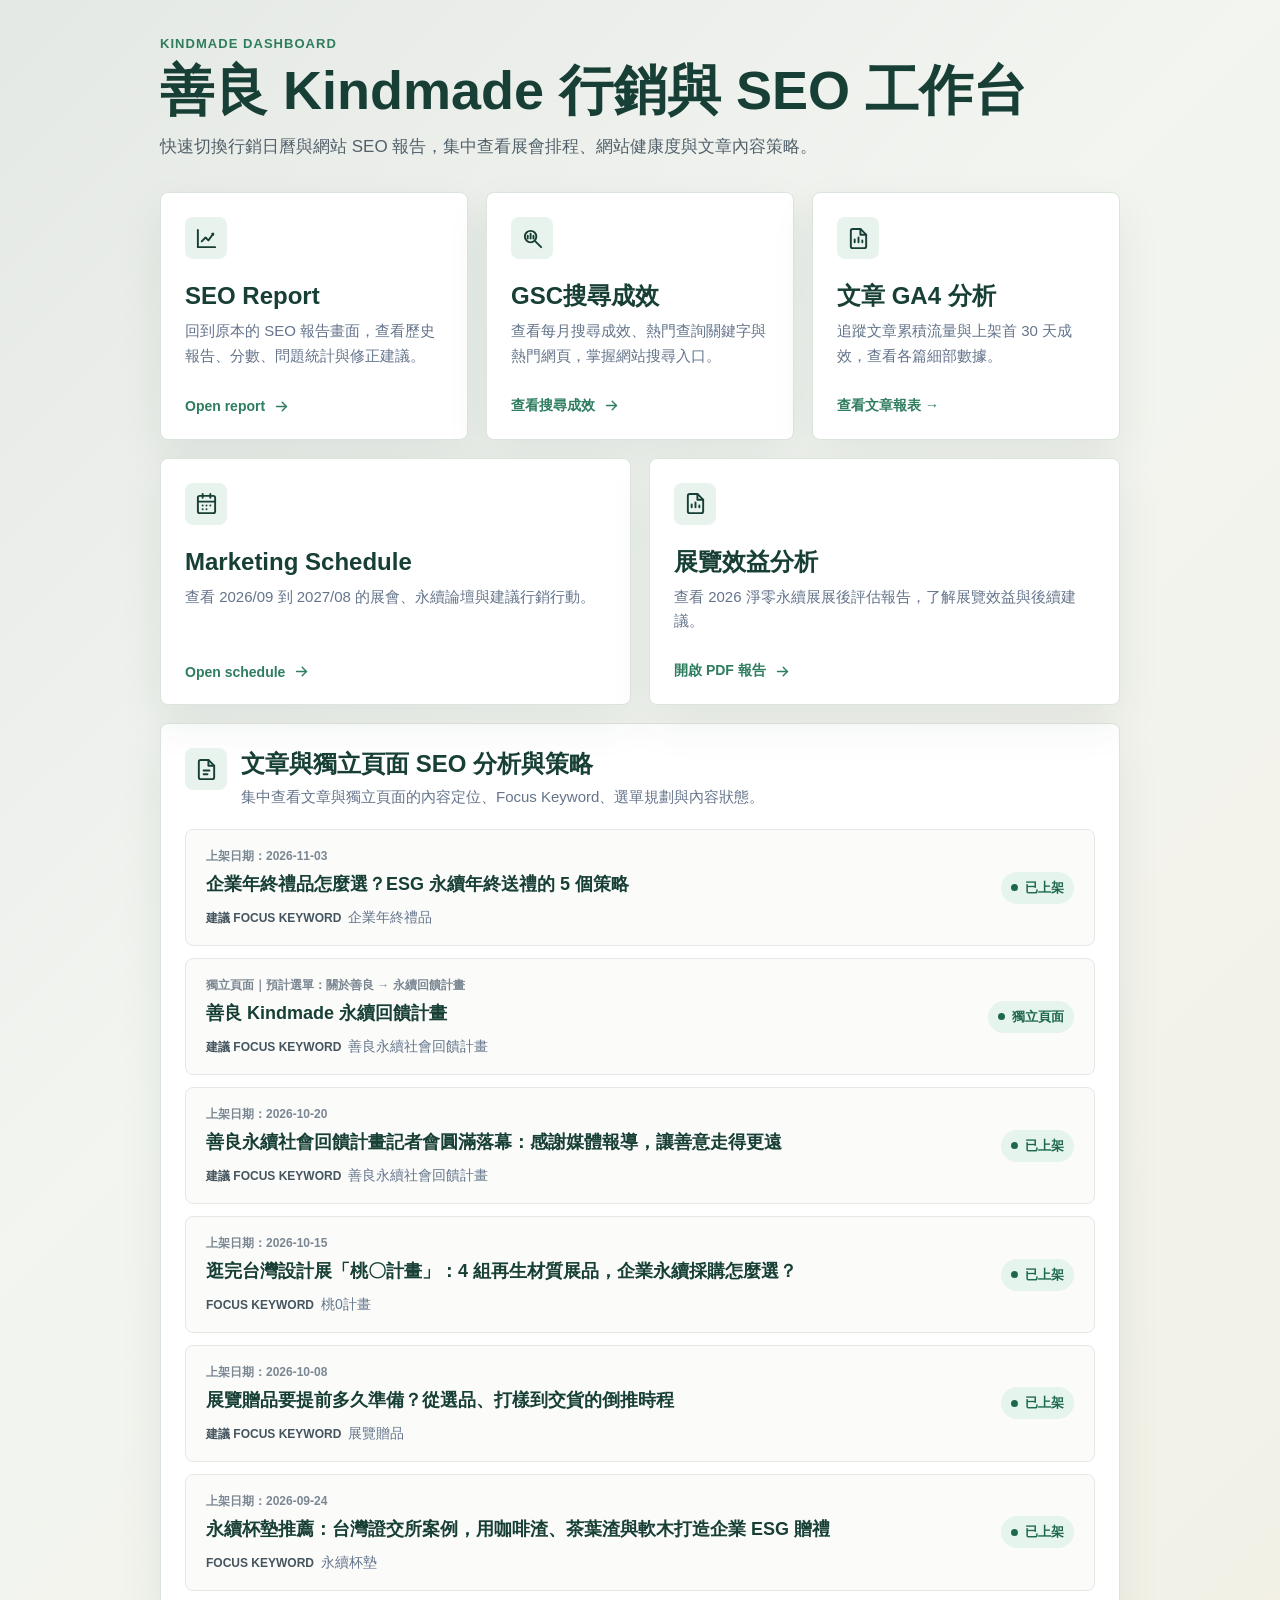
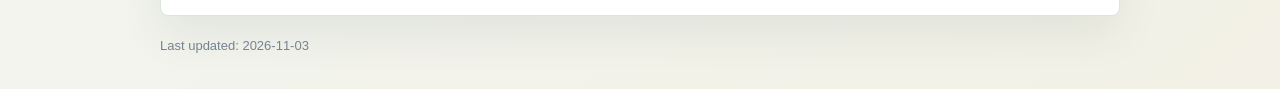
<file: docs/index.html>
<!doctype html>
<html lang="zh-Hant">
<head>
<meta charset="utf-8">
<meta name="viewport" content="width=device-width, initial-scale=1">
<title>Kindmade Dashboard</title>


<style>
:root{
  --green:#173f35;
  --green-2:#2f7d5f;
  --paper:#f6f7f3;
  --line:#dce5dc;
  --text:#1f2933;
  --muted:#64748b;
  --white:#fff;
}
*{box-sizing:border-box}
body{
  margin:0;
  min-height:100vh;
  font-family:-apple-system,BlinkMacSystemFont,"Segoe UI","Noto Sans TC",Arial,sans-serif;
  color:var(--text);
  background:
    linear-gradient(135deg,rgba(23,63,53,.08),rgba(47,125,95,.02) 42%,rgba(240,235,218,.52)),
    var(--paper);
}
.page{
  min-height:100vh;
  display:grid;
  place-items:center;
  padding:36px 20px;
}
.shell{
  width:min(960px,100%);
}
header{
  margin-bottom:28px;
}
.eyebrow{
  color:var(--green-2);
  font-size:13px;
  font-weight:700;
  letter-spacing:.08em;
  text-transform:uppercase;
  margin-bottom:10px;
}
h1{
  color:var(--green);
  font-size:clamp(30px,5vw,54px);
  line-height:1.08;
  margin:0 0 14px;
  letter-spacing:0;
}
.intro{
  max-width:680px;
  margin:0;
  color:#52616b;
  font-size:17px;
  line-height:1.7;
}
.nav-grid{
  display:grid;
  grid-template-columns:repeat(2,minmax(0,1fr));
  gap:18px;
  margin-top:30px;
}
.nav-card{
  display:flex;
  flex-direction:column;
  justify-content:space-between;
  min-height:210px;
  padding:24px;
  color:inherit;
  text-decoration:none;
  background:var(--white);
  border:1px solid var(--line);
  border-radius:8px;
  box-shadow:0 18px 44px rgba(23,63,53,.08);
  transition:transform .18s ease,border-color .18s ease,box-shadow .18s ease;
}
.nav-card:hover,
.nav-card:focus-visible{
  transform:translateY(-3px);
  border-color:var(--green-2);
  box-shadow:0 22px 54px rgba(23,63,53,.14);
  outline:none;
}
.icon{
  width:42px;
  height:42px;
  display:grid;
  place-items:center;
  color:var(--green);
  background:#e8f3ed;
  border-radius:8px;
  margin-bottom:22px;
}
.icon svg{
  width:23px;
  height:23px;
  stroke:currentColor;
  stroke-width:2;
  fill:none;
  stroke-linecap:round;
  stroke-linejoin:round;
}
.nav-title{
  margin:0 0 8px;
  color:var(--green);
  font-size:24px;
  line-height:1.25;
}
.nav-copy{
  margin:0;
  color:var(--muted);
  line-height:1.65;
  font-size:15px;
}
.article-panel{
  margin-top:18px;
  padding:24px;
  background:var(--white);
  border:1px solid var(--line);
  border-radius:8px;
  box-shadow:0 18px 44px rgba(23,63,53,.08);
}
.article-panel-head{
  display:flex;
  align-items:flex-start;
  gap:14px;
  margin-bottom:20px;
}
.article-panel-head .icon{
  flex:0 0 auto;
  margin:0;
}
.section-title{
  margin:0 0 6px;
  color:var(--green);
  font-size:24px;
  line-height:1.3;
}
.section-copy{
  margin:0;
  color:var(--muted);
  font-size:15px;
  line-height:1.6;
}
.article-list{
  display:grid;
  gap:12px;
}
.article-card{
  width:100%;
  display:grid;
  grid-template-columns:minmax(0,1fr) auto;
  align-items:center;
  gap:24px;
  padding:18px 20px;
  background:#fbfcfa;
  border:1px solid #e3e9e3;
  border-radius:8px;
  color:inherit;
  text-decoration:none;
  transition:border-color .18s ease,transform .18s ease,box-shadow .18s ease;
}
.article-card:hover,
.article-card:focus-visible{
  transform:translateY(-2px);
  border-color:var(--green-2);
  box-shadow:0 12px 28px rgba(23,63,53,.09);
  outline:none;
}
.article-content{
  min-width:0;
}
.publish-date{
  margin-bottom:6px;
  color:#7a8792;
  font-size:12px;
  font-weight:700;
}
.article-title{
  margin:0;
  color:var(--green);
  font-size:18px;
  line-height:1.55;
  overflow-wrap:anywhere;
}
.article-title a{
  color:inherit;
  text-decoration:none;
}
.article-title a:hover,
.article-title a:focus-visible{
  color:var(--green-2);
  text-decoration:underline;
  text-underline-offset:3px;
}
.keyword{
  display:flex;
  flex-wrap:wrap;
  align-items:baseline;
  gap:7px;
  margin-top:10px;
  color:var(--muted);
  font-size:14px;
}
.keyword strong{
  color:#45555f;
  font-size:12px;
  text-transform:uppercase;
}
.status{
  display:inline-flex;
  align-items:center;
  gap:7px;
  white-space:nowrap;
  padding:7px 10px;
  border-radius:999px;
  font-size:13px;
  font-weight:700;
}
.status::before{
  content:"";
  width:7px;
  height:7px;
  border-radius:50%;
  background:currentColor;
}
.status-published{
  color:#1d684d;
  background:#e5f4ec;
}
.status-draft{
  color:#8a5a0a;
  background:#fff1d2;
}
.empty-state{
  padding:34px 22px;
  text-align:center;
  background:#fbfcfa;
  border:1px dashed #cbd8ce;
  border-radius:8px;
}
.empty-state h3{
  margin:0 0 8px;
  color:var(--green);
  font-size:18px;
}
.empty-state p{
  max-width:620px;
  margin:0 auto;
  color:var(--muted);
  font-size:14px;
  line-height:1.7;
}
.cta{
  display:inline-flex;
  align-items:center;
  gap:8px;
  width:max-content;
  margin-top:28px;
  color:var(--green-2);
  font-weight:700;
  font-size:14px;
}
.cta svg{
  width:17px;
  height:17px;
  stroke:currentColor;
  stroke-width:2;
  fill:none;
  stroke-linecap:round;
  stroke-linejoin:round;
}
footer{
  margin-top:22px;
  color:#758391;
  font-size:13px;
}
.nav-primary{grid-template-columns:repeat(3,minmax(0,1fr))}.nav-secondary{grid-template-columns:repeat(2,minmax(0,1fr));margin-top:18px}
@media (max-width:720px){
  .page{place-items:start;padding:28px 18px}
  .nav-grid{grid-template-columns:1fr}
  .nav-card{min-height:190px}
  .article-panel{padding:20px 16px}
  .article-card{grid-template-columns:1fr;gap:14px;padding:16px}
  .status{justify-self:start}
}
</style>
</head>
<body>
<main class="page">
  <div class="shell">
    <header>
      <div class="eyebrow">Kindmade Dashboard</div>
      <h1>善良 Kindmade 行銷與 SEO 工作台</h1>
      <p class="intro">快速切換行銷日曆與網站 SEO 報告，集中查看展會排程、網站健康度與文章內容策略。</p>
    </header>

    <section class="nav-grid nav-primary" aria-label="成效分析">
<a class="nav-card" href="seo-report.html">
        <div>
          <div class="icon" aria-hidden="true">
            <svg viewBox="0 0 24 24"><path d="M3 3v18h18"/><path d="m7 15 4-4 3 3 5-7"/><path d="M18 7h1v1"/></svg>
          </div>
          <h2 class="nav-title">SEO Report</h2>
          <p class="nav-copy">回到原本的 SEO 報告畫面，查看歷史報告、分數、問題統計與修正建議。</p>
        </div>
        <span class="cta">Open report <svg viewBox="0 0 24 24"><path d="M5 12h14"/><path d="m13 6 6 6-6 6"/></svg></span>
      </a>
<a class="nav-card" href="gsc-report.html">
        <div>
          <div class="icon" aria-hidden="true"><svg viewBox="0 0 24 24"><circle cx="10" cy="10" r="6"/><path d="m15 15 6 6"/><path d="M7 12V9m3 3V7m3 5V9"/></svg></div>
          <h2 class="nav-title">GSC搜尋成效</h2>
          <p class="nav-copy">查看每月搜尋成效、熱門查詢關鍵字與熱門網頁，掌握網站搜尋入口。</p>
        </div>
        <span class="cta">查看搜尋成效 <svg viewBox="0 0 24 24"><path d="M5 12h14"/><path d="m13 6 6 6-6 6"/></svg></span>
      </a>
      <a class="nav-card" href="article-ga4-report.html">
        <div>
          <div class="icon" aria-hidden="true"><svg viewBox="0 0 24 24"><path d="M14 2H6a2 2 0 0 0-2 2v16a2 2 0 0 0 2 2h12a2 2 0 0 0 2-2V8z"/><path d="M14 2v6h6"/><path d="M8 16v-3m4 3v-5m4 5v-2"/></svg></div>
          <h2 class="nav-title">文章 GA4 分析</h2>
          <p class="nav-copy">追蹤文章累積流量與上架首 30 天成效，查看各篇細部數據。</p>
        </div>
        <span class="cta">查看文章報表 →</span>
      </a>
</section>
<section class="nav-grid nav-secondary" aria-label="行銷與展覽">
<a class="nav-card" href="marketing-schedule.html">
        <div>
          <div class="icon" aria-hidden="true">
            <svg viewBox="0 0 24 24"><path d="M8 2v4"/><path d="M16 2v4"/><path d="M3 10h18"/><rect x="3" y="4" width="18" height="18" rx="2"/><path d="M8 14h.01"/><path d="M12 14h.01"/><path d="M16 14h.01"/><path d="M8 18h.01"/><path d="M12 18h.01"/></svg>
          </div>
          <h2 class="nav-title">Marketing Schedule</h2>
          <p class="nav-copy">查看 2026/09 到 2027/08 的展會、永續論壇與建議行銷行動。</p>
        </div>
        <span class="cta">Open schedule <svg viewBox="0 0 24 24"><path d="M5 12h14"/><path d="m13 6 6 6-6 6"/></svg></span>
      </a>
<a class="nav-card" href="assets/reports/2026-net-zero-exhibition-review.pdf" target="_blank" rel="noopener noreferrer">
        <div>
          <div class="icon" aria-hidden="true"><svg viewBox="0 0 24 24"><path d="M14 2H6a2 2 0 0 0-2 2v16a2 2 0 0 0 2 2h12a2 2 0 0 0 2-2V8z"/><path d="M14 2v6h6"/><path d="M8 16v-3m4 3v-5m4 5v-2"/></svg></div>
          <h2 class="nav-title">展覽效益分析</h2>
          <p class="nav-copy">查看 2026 淨零永續展展後評估報告，了解展覽效益與後續建議。</p>
        </div>
        <span class="cta">開啟 PDF 報告 <svg viewBox="0 0 24 24"><path d="M5 12h14"/><path d="m13 6 6 6-6 6"/></svg></span>
      </a>
</section>

    <section class="article-panel" aria-labelledby="articleSeoTitle">
      <div class="article-panel-head">
        <div class="icon" aria-hidden="true">
          <svg viewBox="0 0 24 24"><path d="M14 2H6a2 2 0 0 0-2 2v16a2 2 0 0 0 2 2h12a2 2 0 0 0 2-2V8z"/><path d="M14 2v6h6"/><path d="M9 13h6"/><path d="M9 17h4"/></svg>
        </div>
        <div>
          <h2 class="section-title" id="articleSeoTitle">文章與獨立頁面 SEO 分析與策略</h2>
          <p class="section-copy">集中查看文章與獨立頁面的內容定位、Focus Keyword、選單規劃與內容狀態。</p>
        </div>
      </div>

      <div class="article-list">
        <a class="article-card" href="article-seo-year-end-gifts.html">
          <div class="article-content">
            <div class="publish-date">上架日期：2026-11-03</div>
            <h3 class="article-title">企業年終禮品怎麼選？ESG 永續年終送禮的 5 個策略</h3>
            <div class="keyword"><strong>建議 Focus Keyword</strong><span>企業年終禮品</span></div>
          </div>
          <span class="status status-published">已上架</span>
        </a>
        <a class="article-card" href="page-seo-social-feedback.html">
          <div class="article-content">
            <div class="publish-date">獨立頁面｜預計選單：關於善良 → 永續回饋計畫</div>
            <h3 class="article-title">善良 Kindmade 永續回饋計畫</h3>
            <div class="keyword"><strong>建議 Focus Keyword</strong><span>善良永續社會回饋計畫</span></div>
          </div>
          <span class="status status-published">獨立頁面</span>
        </a>
        <a class="article-card" href="article-seo-social-impact.html">
          <div class="article-content">
            <div class="publish-date">上架日期：2026-10-20</div>
            <h3 class="article-title">善良永續社會回饋計畫記者會圓滿落幕：感謝媒體報導，讓善意走得更遠</h3>
            <div class="keyword"><strong>建議 Focus Keyword</strong><span>善良永續社會回饋計畫</span></div>
          </div>
          <span class="status status-published">已上架</span>
        </a>
        <a class="article-card" href="article-seo-circular-sourcing.html">
          <div class="article-content">
            <div class="publish-date">上架日期：2026-10-15</div>
            <h3 class="article-title">逛完台灣設計展「桃〇計畫」：4 組再生材質展品，企業永續採購怎麼選？</h3>
            <div class="keyword"><strong>Focus Keyword</strong><span>桃0計畫</span></div>
          </div>

        <span class="status status-published">已上架</span>
        </a>
        <a class="article-card" href="article-seo-exhibition-gifts.html">
          <div class="article-content">
            <div class="publish-date">上架日期：2026-10-08</div>
            <h3 class="article-title">展覽贈品要提前多久準備？從選品、打樣到交貨的倒推時程</h3>
            <div class="keyword"><strong>建議 Focus Keyword</strong><span>展覽贈品</span></div>
          </div>
          <span class="status status-published">已上架</span>
        </a>
        <a class="article-card" href="article-seo-sustainable-coaster.html">
          <div class="article-content">
            <div class="publish-date">上架日期：2026-09-24</div>
            <h3 class="article-title">永續杯墊推薦：台灣證交所案例，用咖啡渣、茶葉渣與軟木打造企業 ESG 贈禮</h3>
            <div class="keyword"><strong>Focus Keyword</strong><span>永續杯墊</span></div>
          </div>
          <span class="status status-published">已上架</span>
        </a>
      </div>
    </section>


    <footer>Last updated: 2026-11-03</footer>
  </div>
</main>
</body>
</html>
</file>
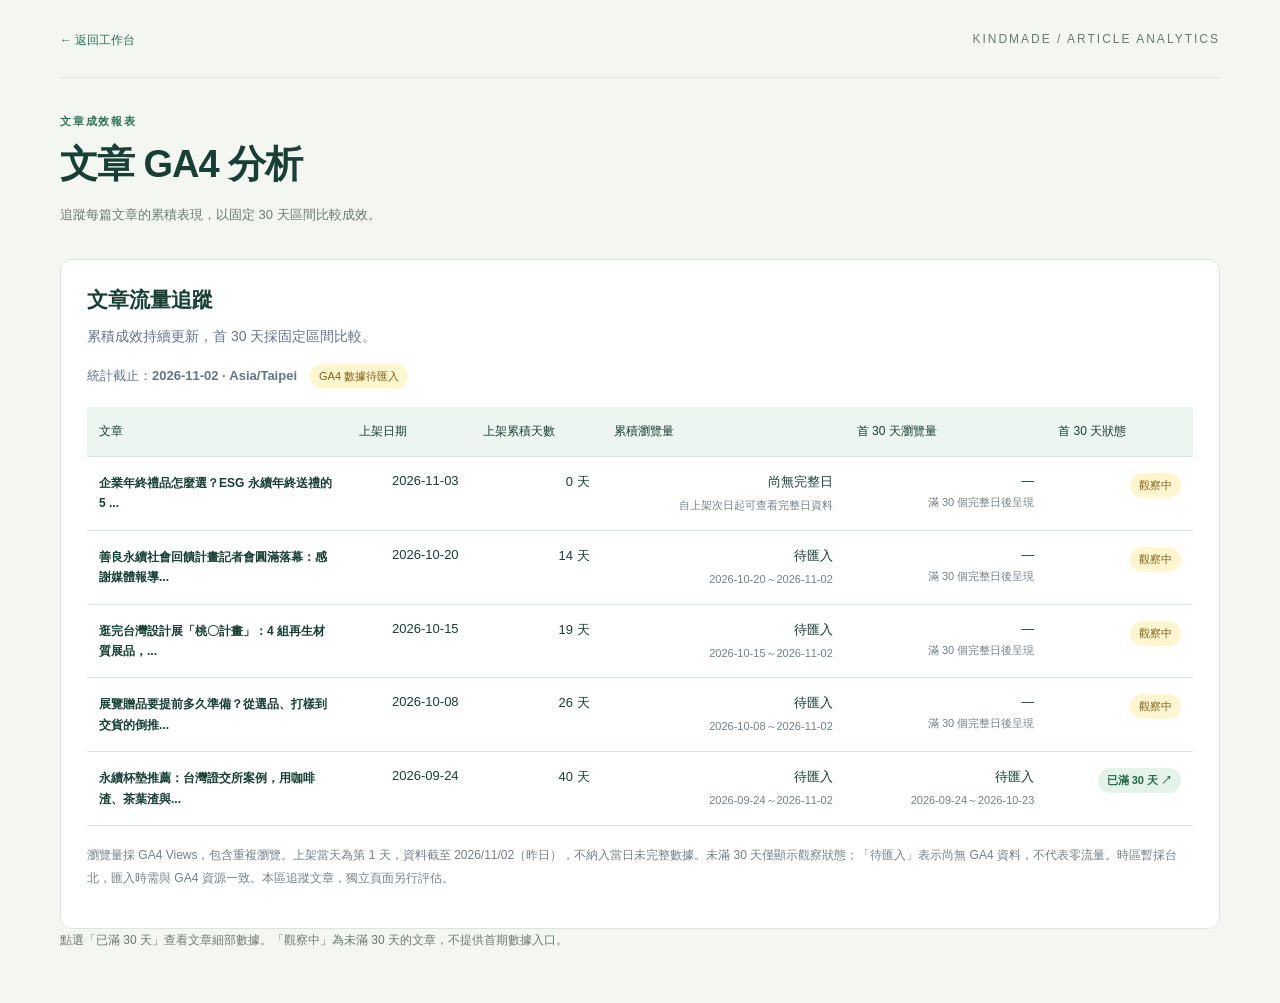
<file: docs/article-ga4-report.html>
<!doctype html>
<html lang="zh-Hant"><head><meta charset="utf-8"><meta name="viewport" content="width=device-width,initial-scale=1"><title>文章 GA4 分析｜Kindmade 工作台</title><link rel="stylesheet" href="gsc-report.css"><script src="article-traffic-data.js" defer></script><script src="article-traffic.js" defer></script><style>.traffic-info{font-size:13px;color:#64748b;margin:18px 0}.traffic-scroll{overflow-x:auto}.traffic-table{width:100%;min-width:860px;border-collapse:collapse;font-size:13px}.traffic-table th{background:#edf5f0;color:#173f35;text-align:left;font-size:12px;white-space:nowrap}.traffic-table td,.traffic-table th{padding:16px 12px;border-bottom:1px solid #dce5dc;vertical-align:top}.traffic-table td:first-child{min-width:230px;max-width:300px;line-height:1.7}.traffic-table a{color:#173f35;text-decoration:none;font-weight:600}.traffic-table a:hover{text-decoration:underline}.traffic-table small{display:block;color:#73808a;font-size:11px;margin-top:7px;white-space:nowrap}.traffic-badge{display:inline-block;padding:5px 9px;background:#fff6cf;color:#806019;border-radius:20px;font-size:11px;white-space:nowrap}.traffic-ready{background:#e3f3e9;color:#256847}.traffic-note{font-size:12px;line-height:1.9;color:#73808a;margin-top:18px}

.article-panel{background:white;padding:26px;border:1px solid #dce5dc;border-radius:12px}.section-title{margin:0 0 10px}.section-copy{font-size:14px;color:#64748b}.traffic-table .traffic-open{color:#256847;text-decoration:none}.traffic-open:hover{background:#cde7d6}.traffic-open:focus-visible{outline:3px solid #8a5a0a;outline-offset:3px}@media(max-width:720px){.article-panel{padding:16px}}
.traffic-table td:first-child{width:260px;min-width:260px;max-width:260px}.traffic-table td:first-child a{display:block;max-width:236px;white-space:normal;overflow-wrap:anywhere}.traffic-table td:nth-child(2){white-space:nowrap}
</style></head><body><main><nav><a href="index.html">← 返回工作台</a><span>KINDMADE / ARTICLE ANALYTICS</span></nav><header><div><p class="eyebrow">文章成效報表</p><h1>文章 GA4 分析</h1><p class="muted">追蹤每篇文章的累積表現，以固定 30 天區間比較成效。</p></div></header><section class="article-panel" aria-labelledby="traffic-title">
      <div class="article-panel-head"><div><h2 class="section-title" id="traffic-title">文章流量追蹤</h2><p class="section-copy">累積成效持續更新，首 30 天採固定區間比較。</p></div></div>
      <p class="traffic-info">統計截止：<strong id="traffic-cutoff"></strong>　<span class="traffic-badge">GA4 數據待匯入</span></p>
      <div class="traffic-scroll"><table class="traffic-table"><thead><tr><th scope="col">文章</th><th scope="col">上架日期</th><th scope="col">上架累積天數</th><th scope="col">累積瀏覽量</th><th scope="col">首 30 天瀏覽量</th><th scope="col">首 30 天狀態</th></tr></thead><tbody id="traffic-rows"></tbody></table></div>
      <p class="traffic-note">瀏覽量採 GA4 Views，包含重複瀏覽。上架當天為第 1 天，資料截至 2026/11/02（昨日），不納入當日未完整數據。未滿 30 天僅顯示觀察狀態；「待匯入」表示尚無 GA4 資料，不代表零流量。時區暫採台北，匯入時需與 GA4 資源一致。本區追蹤文章，獨立頁面另行評估。</p>
      <noscript><p class="traffic-note">請啟用 JavaScript 以顯示文章流量追蹤表。</p></noscript>
    </section><footer>點選「已滿 30 天」查看文章細部數據。「觀察中」為未滿 30 天的文章，不提供首期數據入口。</footer></main></body></html>
</file>
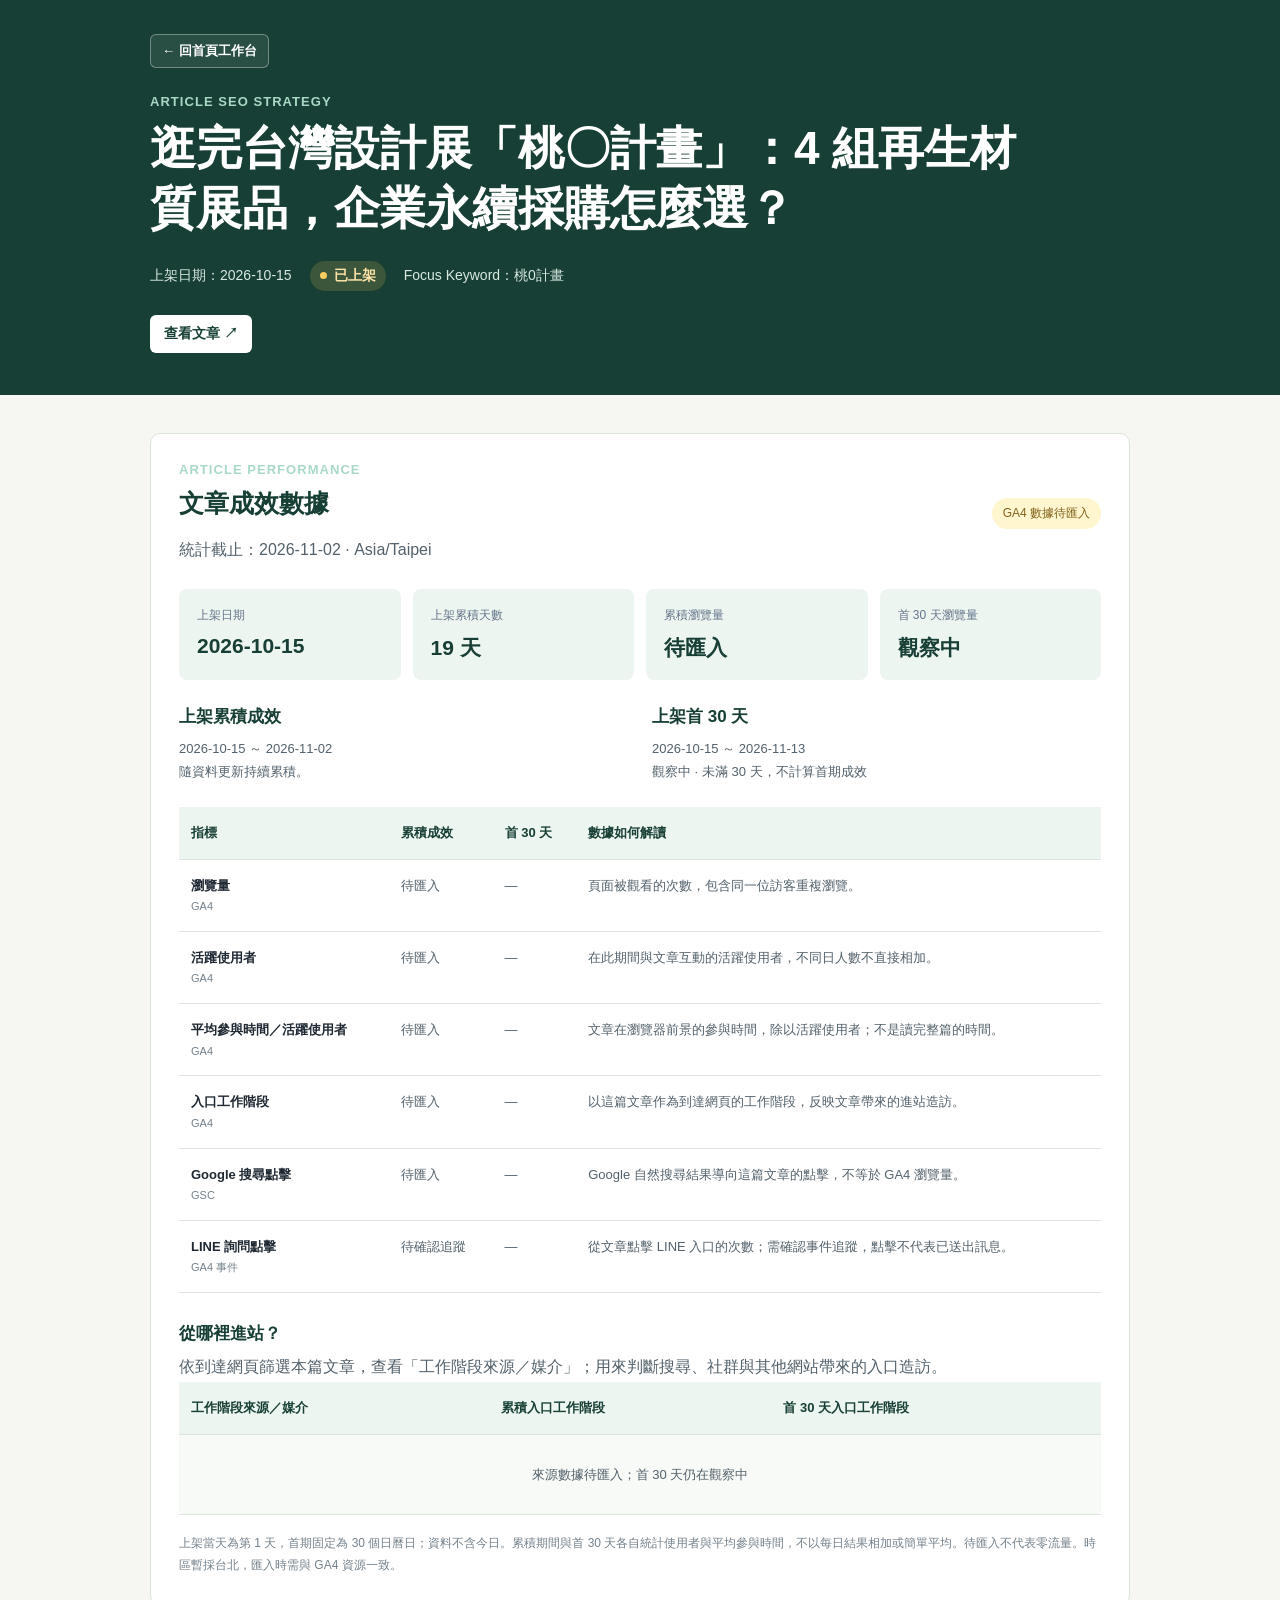
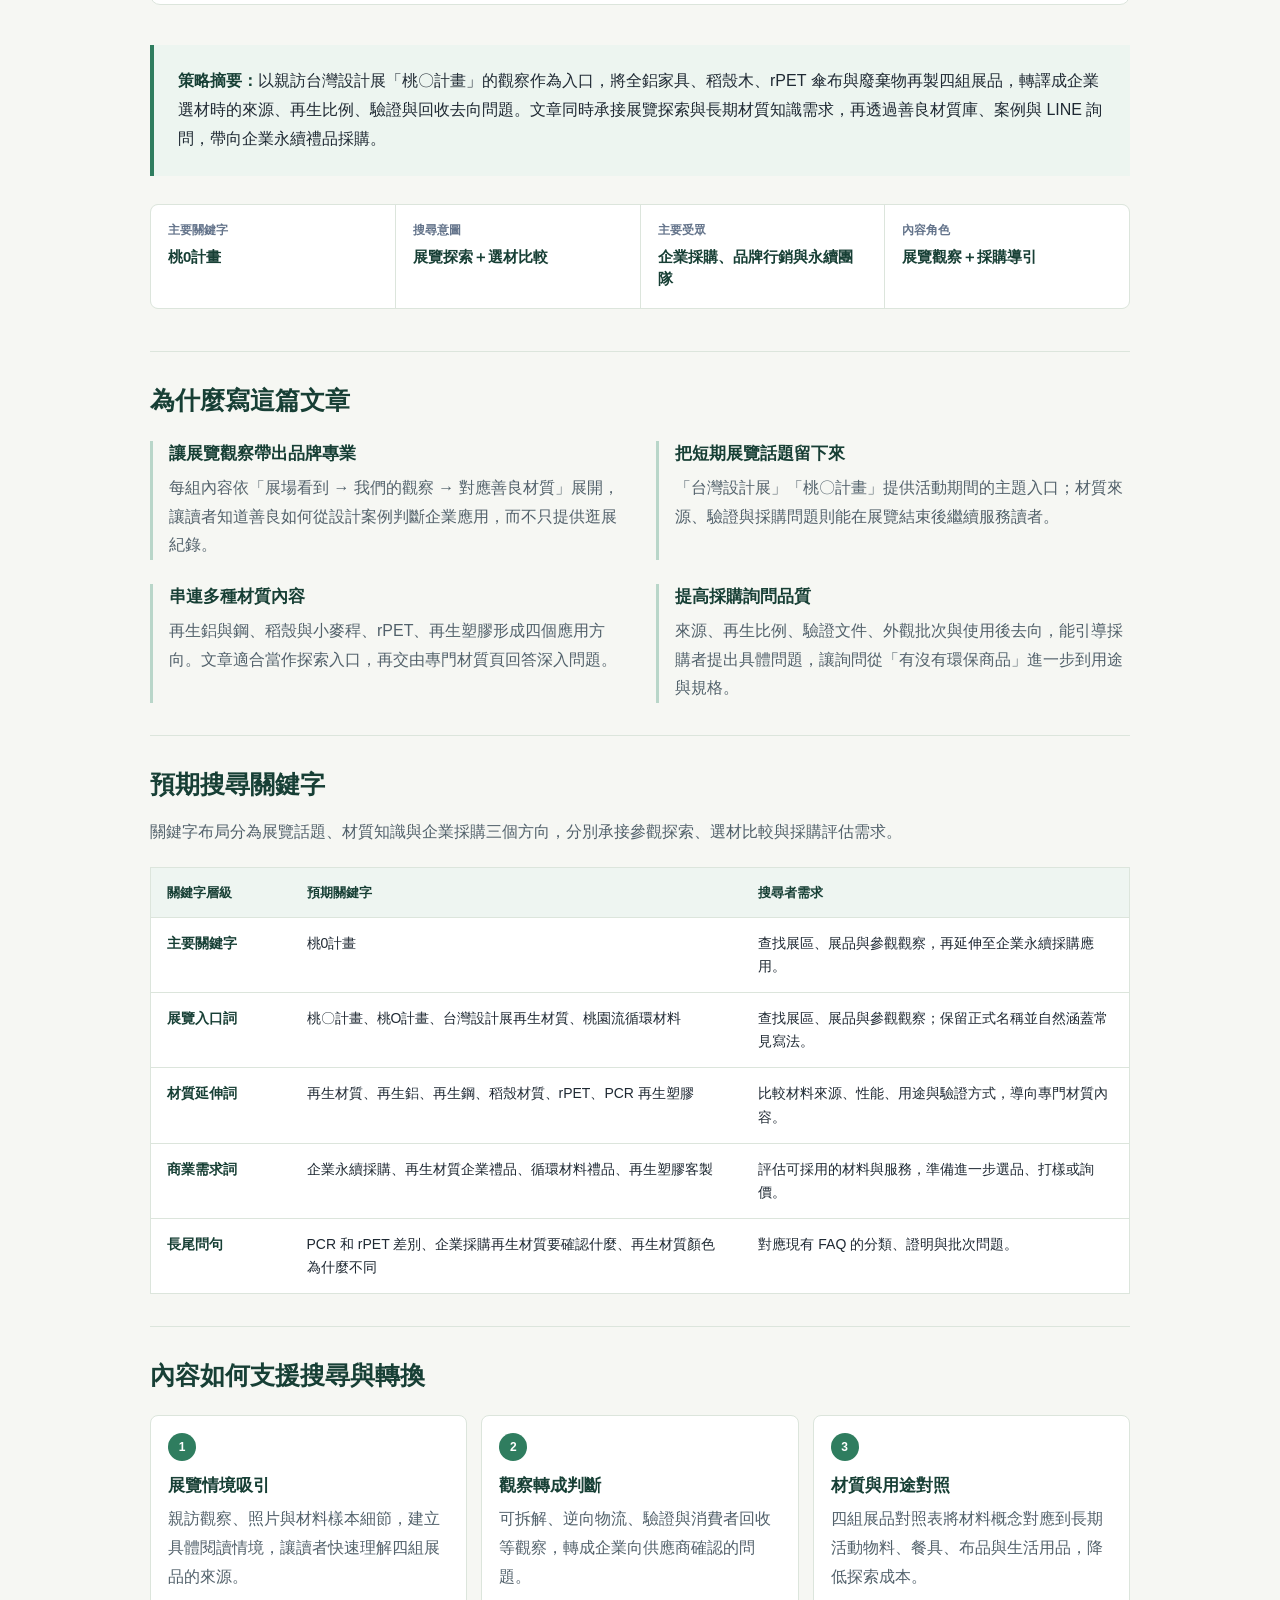
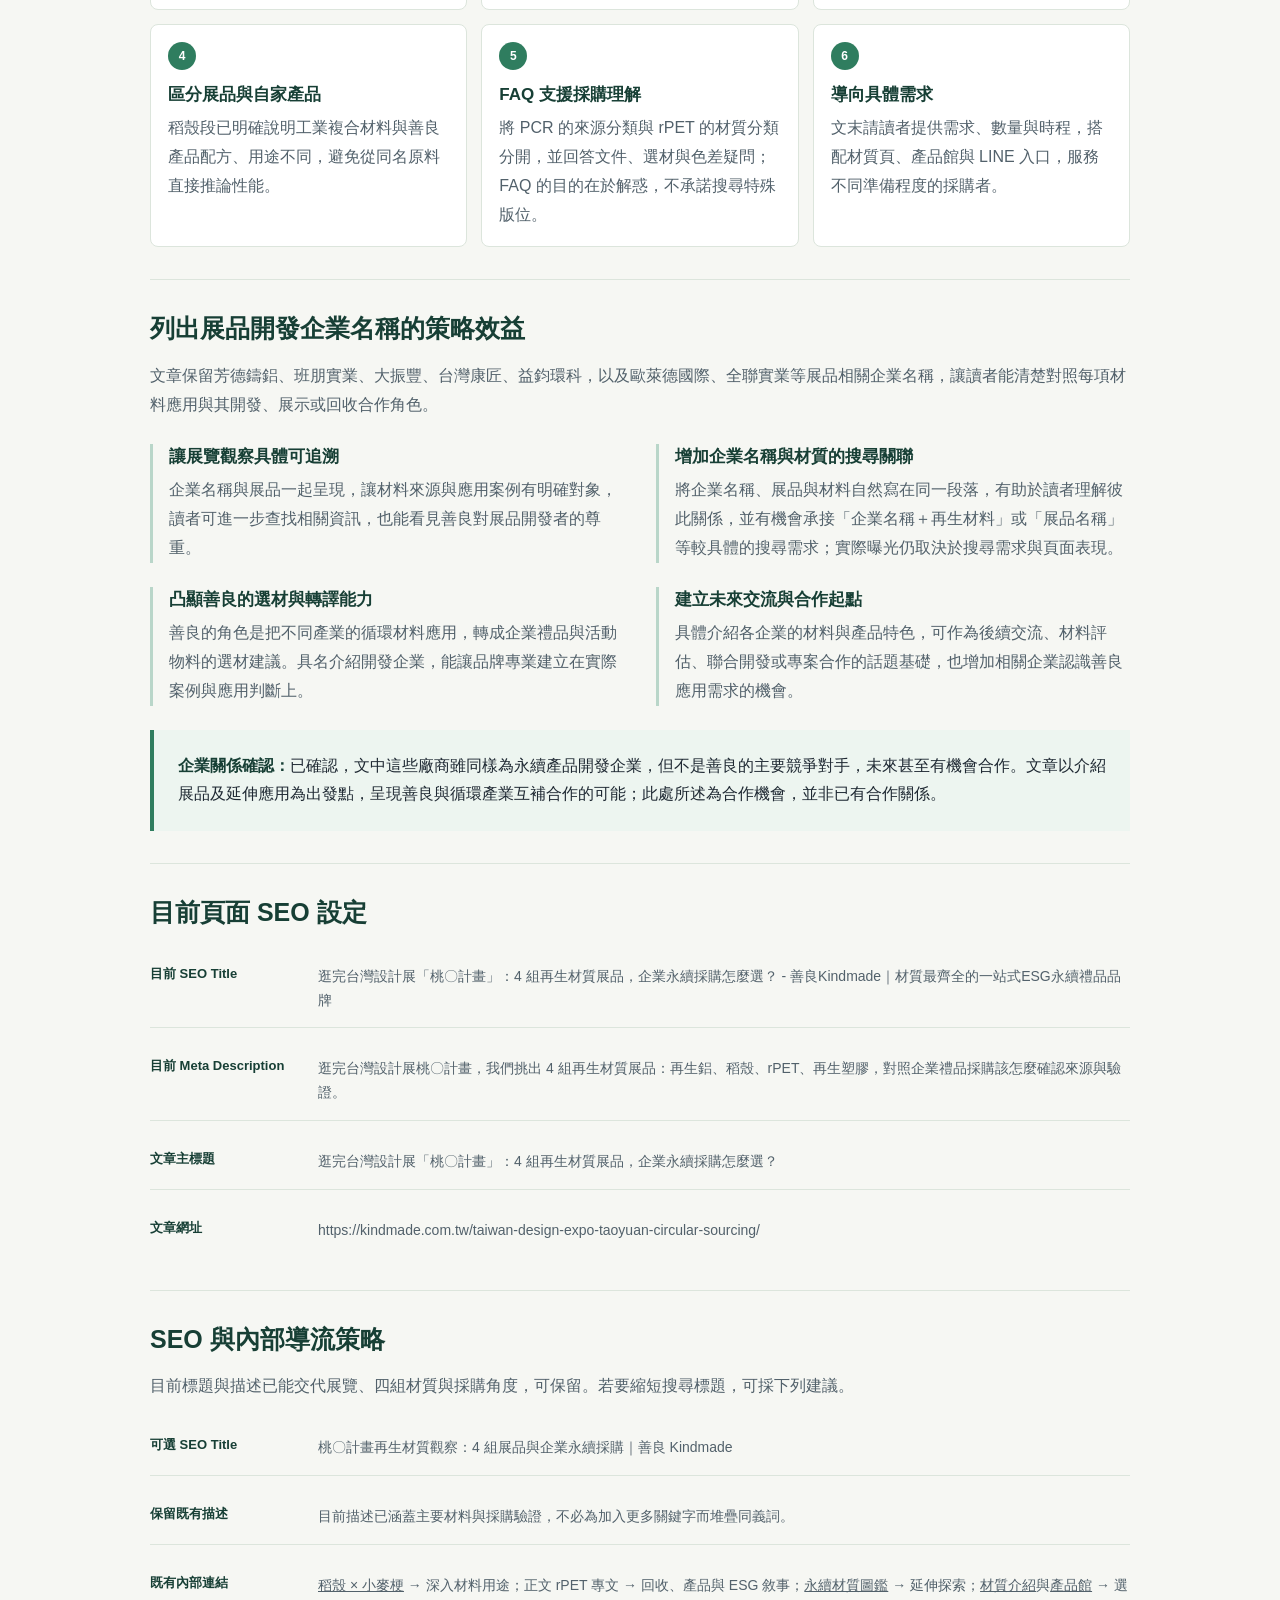
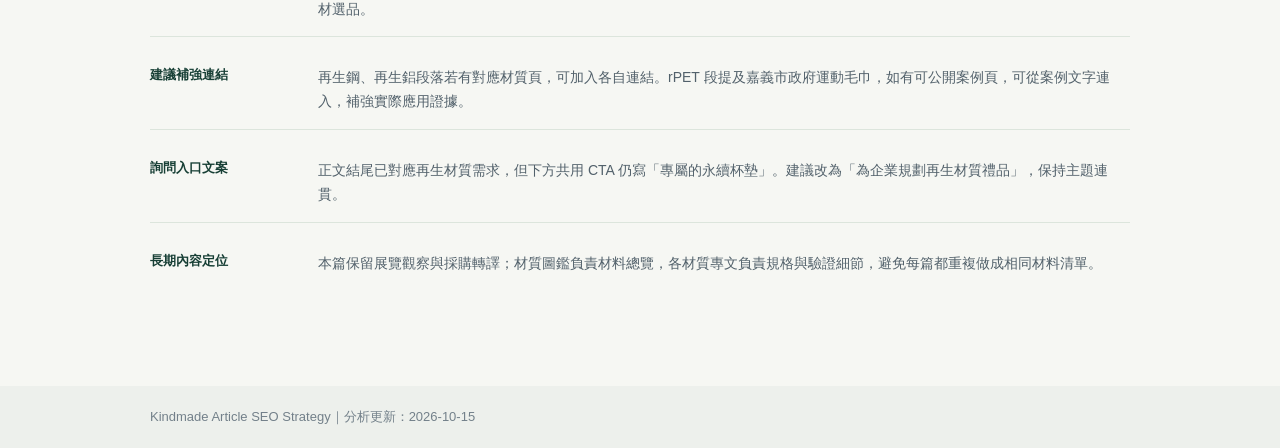
<file: docs/article-seo-circular-sourcing.html>
<!doctype html>
<html lang="zh-Hant"><head><meta charset="utf-8"><meta name="viewport" content="width=device-width,initial-scale=1"><meta name="robots" content="noindex,follow"><title>桃〇計畫與再生材質文章 SEO 策略｜Kindmade 工作台</title><link rel="stylesheet" href="article-seo-strategy.css"><link rel="stylesheet" href="article-performance.css"><script src="article-traffic-data.js" defer></script><script src="article-traffic.js" defer></script><script src="article-performance.js" defer></script></head><body>
<header class="hero"><div class="container"><a class="back-link" href="index.html">← 回首頁工作台</a><div class="eyebrow">Article SEO Strategy</div><h1>逛完台灣設計展「桃〇計畫」：4 組再生材質展品，企業永續採購怎麼選？</h1><div class="hero-meta"><span>上架日期：2026-10-15</span><span class="status">已上架</span><span>Focus Keyword：桃0計畫</span></div><div class="hero-actions"><a class="external-link" href="https://kindmade.com.tw/taiwan-design-expo-taoyuan-circular-sourcing/" target="_blank" rel="noopener noreferrer">查看文章 ↗</a></div></div></header>
<main><div class="container"><section id="article-performance" aria-label="文章成效數據"><noscript>請啟用 JavaScript 以顯示成效數據。</noscript></section><div class="summary"><strong>策略摘要：</strong>以親訪台灣設計展「桃〇計畫」的觀察作為入口，將全鋁家具、稻殼木、rPET 傘布與廢棄物再製四組展品，轉譯成企業選材時的來源、再生比例、驗證與回收去向問題。文章同時承接展覽探索與長期材質知識需求，再透過善良材質庫、案例與 LINE 詢問，帶向企業永續禮品採購。</div>
<div class="facts" aria-label="文章策略重點"><div class="fact"><div class="fact-label">主要關鍵字</div><div class="fact-value">桃0計畫</div></div><div class="fact"><div class="fact-label">搜尋意圖</div><div class="fact-value">展覽探索＋選材比較</div></div><div class="fact"><div class="fact-label">主要受眾</div><div class="fact-value">企業採購、品牌行銷與永續團隊</div></div><div class="fact"><div class="fact-label">內容角色</div><div class="fact-value">展覽觀察＋採購導引</div></div></div>
<section class="section"><h2>為什麼寫這篇文章</h2><div class="reason-list"><div class="reason"><h3>讓展覽觀察帶出品牌專業</h3><p>每組內容依「展場看到 → 我們的觀察 → 對應善良材質」展開，讓讀者知道善良如何從設計案例判斷企業應用，而不只提供逛展紀錄。</p></div><div class="reason"><h3>把短期展覽話題留下來</h3><p>「台灣設計展」「桃〇計畫」提供活動期間的主題入口；材質來源、驗證與採購問題則能在展覽結束後繼續服務讀者。</p></div><div class="reason"><h3>串連多種材質內容</h3><p>再生鋁與鋼、稻殼與小麥稈、rPET、再生塑膠形成四個應用方向。文章適合當作探索入口，再交由專門材質頁回答深入問題。</p></div><div class="reason"><h3>提高採購詢問品質</h3><p>來源、再生比例、驗證文件、外觀批次與使用後去向，能引導採購者提出具體問題，讓詢問從「有沒有環保商品」進一步到用途與規格。</p></div></div></section>
<section class="section"><h2>預期搜尋關鍵字</h2><p>關鍵字布局分為展覽話題、材質知識與企業採購三個方向，分別承接參觀探索、選材比較與採購評估需求。</p><table class="keyword-table"><thead><tr><th>關鍵字層級</th><th>預期關鍵字</th><th>搜尋者需求</th></tr></thead><tbody><tr><td>主要關鍵字</td><td>桃0計畫</td><td>查找展區、展品與參觀觀察，再延伸至企業永續採購應用。</td></tr><tr><td>展覽入口詞</td><td>桃〇計畫、桃O計畫、台灣設計展再生材質、桃園流循環材料</td><td>查找展區、展品與參觀觀察；保留正式名稱並自然涵蓋常見寫法。</td></tr><tr><td>材質延伸詞</td><td>再生材質、再生鋁、再生鋼、稻殼材質、rPET、PCR 再生塑膠</td><td>比較材料來源、性能、用途與驗證方式，導向專門材質內容。</td></tr><tr><td>商業需求詞</td><td>企業永續採購、再生材質企業禮品、循環材料禮品、再生塑膠客製</td><td>評估可採用的材料與服務，準備進一步選品、打樣或詢價。</td></tr><tr><td>長尾問句</td><td>PCR 和 rPET 差別、企業採購再生材質要確認什麼、再生材質顏色為什麼不同</td><td>對應現有 FAQ 的分類、證明與批次問題。</td></tr></tbody></table></section>
<section class="section"><h2>內容如何支援搜尋與轉換</h2><div class="content-flow"><div class="flow-item"><div class="flow-number">1</div><h3>展覽情境吸引</h3><p>親訪觀察、照片與材料樣本細節，建立具體閱讀情境，讓讀者快速理解四組展品的來源。</p></div><div class="flow-item"><div class="flow-number">2</div><h3>觀察轉成判斷</h3><p>可拆解、逆向物流、驗證與消費者回收等觀察，轉成企業向供應商確認的問題。</p></div><div class="flow-item"><div class="flow-number">3</div><h3>材質與用途對照</h3><p>四組展品對照表將材料概念對應到長期活動物料、餐具、布品與生活用品，降低探索成本。</p></div><div class="flow-item"><div class="flow-number">4</div><h3>區分展品與自家產品</h3><p>稻殼段已明確說明工業複合材料與善良產品配方、用途不同，避免從同名原料直接推論性能。</p></div><div class="flow-item"><div class="flow-number">5</div><h3>FAQ 支援採購理解</h3><p>將 PCR 的來源分類與 rPET 的材質分類分開，並回答文件、選材與色差疑問；FAQ 的目的在於解惑，不承諾搜尋特殊版位。</p></div><div class="flow-item"><div class="flow-number">6</div><h3>導向具體需求</h3><p>文末請讀者提供需求、數量與時程，搭配材質頁、產品館與 LINE 入口，服務不同準備程度的採購者。</p></div></div></section>
<section class="section"><h2>列出展品開發企業名稱的策略效益</h2><p>文章保留芳德鑄鋁、班朋實業、大振豐、台灣康匠、益鈞環科，以及歐萊德國際、全聯實業等展品相關企業名稱，讓讀者能清楚對照每項材料應用與其開發、展示或回收合作角色。</p><div class="reason-list"><div class="reason"><h3>讓展覽觀察具體可追溯</h3><p>企業名稱與展品一起呈現，讓材料來源與應用案例有明確對象，讀者可進一步查找相關資訊，也能看見善良對展品開發者的尊重。</p></div><div class="reason"><h3>增加企業名稱與材質的搜尋關聯</h3><p>將企業名稱、展品與材料自然寫在同一段落，有助於讀者理解彼此關係，並有機會承接「企業名稱＋再生材料」或「展品名稱」等較具體的搜尋需求；實際曝光仍取決於搜尋需求與頁面表現。</p></div><div class="reason"><h3>凸顯善良的選材與轉譯能力</h3><p>善良的角色是把不同產業的循環材料應用，轉成企業禮品與活動物料的選材建議。具名介紹開發企業，能讓品牌專業建立在實際案例與應用判斷上。</p></div><div class="reason"><h3>建立未來交流與合作起點</h3><p>具體介紹各企業的材料與產品特色，可作為後續交流、材料評估、聯合開發或專案合作的話題基礎，也增加相關企業認識善良應用需求的機會。</p></div></div><div class="summary" style="margin-top:24px"><strong>企業關係確認：</strong>已確認，文中這些廠商雖同樣為永續產品開發企業，但不是善良的主要競爭對手，未來甚至有機會合作。文章以介紹展品及延伸應用為出發點，呈現善良與循環產業互補合作的可能；此處所述為合作機會，並非已有合作關係。</div></section>
<section class="section"><h2>目前頁面 SEO 設定</h2><div class="meta-block"><div class="meta-row"><div class="meta-label">目前 SEO Title</div><div class="meta-value">逛完台灣設計展「桃〇計畫」：4 組再生材質展品，企業永續採購怎麼選？ - 善良Kindmade｜材質最齊全的一站式ESG永續禮品品牌</div></div><div class="meta-row"><div class="meta-label">目前 Meta Description</div><div class="meta-value">逛完台灣設計展桃〇計畫，我們挑出 4 組再生材質展品：再生鋁、稻殼、rPET、再生塑膠，對照企業禮品採購該怎麼確認來源與驗證。</div></div><div class="meta-row"><div class="meta-label">文章主標題</div><div class="meta-value">逛完台灣設計展「桃〇計畫」：4 組再生材質展品，企業永續採購怎麼選？</div></div><div class="meta-row"><div class="meta-label">文章網址</div><div class="meta-value">https://kindmade.com.tw/taiwan-design-expo-taoyuan-circular-sourcing/</div></div></div></section>
<section class="section"><h2>SEO 與內部導流策略</h2><p>目前標題與描述已能交代展覽、四組材質與採購角度，可保留。若要縮短搜尋標題，可採下列建議。</p><div class="meta-block"><div class="meta-row"><div class="meta-label">可選 SEO Title</div><div class="meta-value">桃〇計畫再生材質觀察：4 組展品與企業永續採購｜善良 Kindmade</div></div><div class="meta-row"><div class="meta-label">保留既有描述</div><div class="meta-value">目前描述已涵蓋主要材料與採購驗證，不必為加入更多關鍵字而堆疊同義詞。</div></div><div class="meta-row"><div class="meta-label">既有內部連結</div><div class="meta-value"><a href="https://kindmade.com.tw/eco-materials-rice-husk-wheat-straw/">稻殼 × 小麥梗</a> → 深入材料用途；正文 rPET 專文 → 回收、產品與 ESG 敘事；<a href="https://kindmade.com.tw/sustainable-materials-lab/">永續材質圖鑑</a> → 延伸探索；<a href="https://kindmade.com.tw/material/">材質介紹</a>與<a href="https://kindmade.com.tw/shop/">產品館</a> → 選材選品。</div></div><div class="meta-row"><div class="meta-label">建議補強連結</div><div class="meta-value">再生鋼、再生鋁段落若有對應材質頁，可加入各自連結。rPET 段提及嘉義市政府運動毛巾，如有可公開案例頁，可從案例文字連入，補強實際應用證據。</div></div><div class="meta-row"><div class="meta-label">詢問入口文案</div><div class="meta-value">正文結尾已對應再生材質需求，但下方共用 CTA 仍寫「專屬的永續杯墊」。建議改為「為企業規劃再生材質禮品」，保持主題連貫。</div></div><div class="meta-row"><div class="meta-label">長期內容定位</div><div class="meta-value">本篇保留展覽觀察與採購轉譯；材質圖鑑負責材料總覽，各材質專文負責規格與驗證細節，避免每篇都重複做成相同材料清單。</div></div></div></section>



</div></main><footer><div class="container">Kindmade Article SEO Strategy｜分析更新：2026-10-15</div></footer></body></html>
</file>
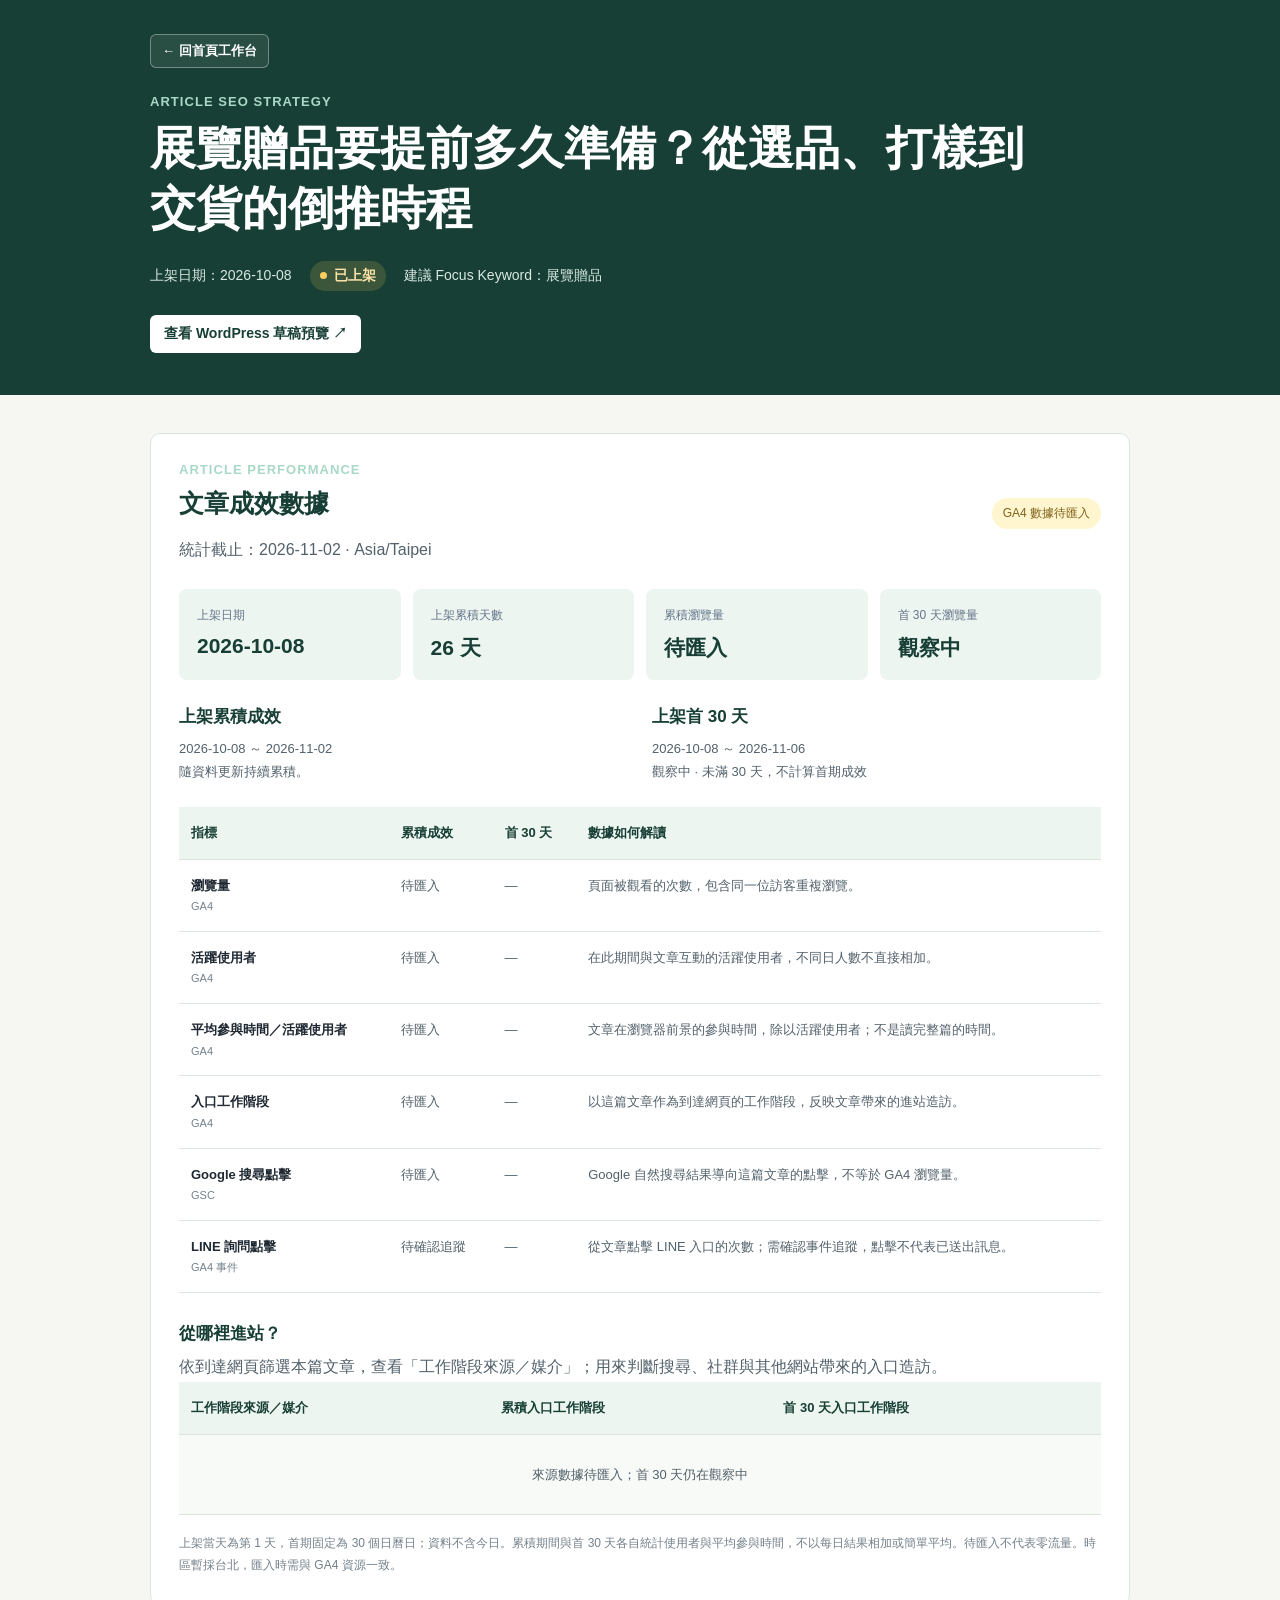
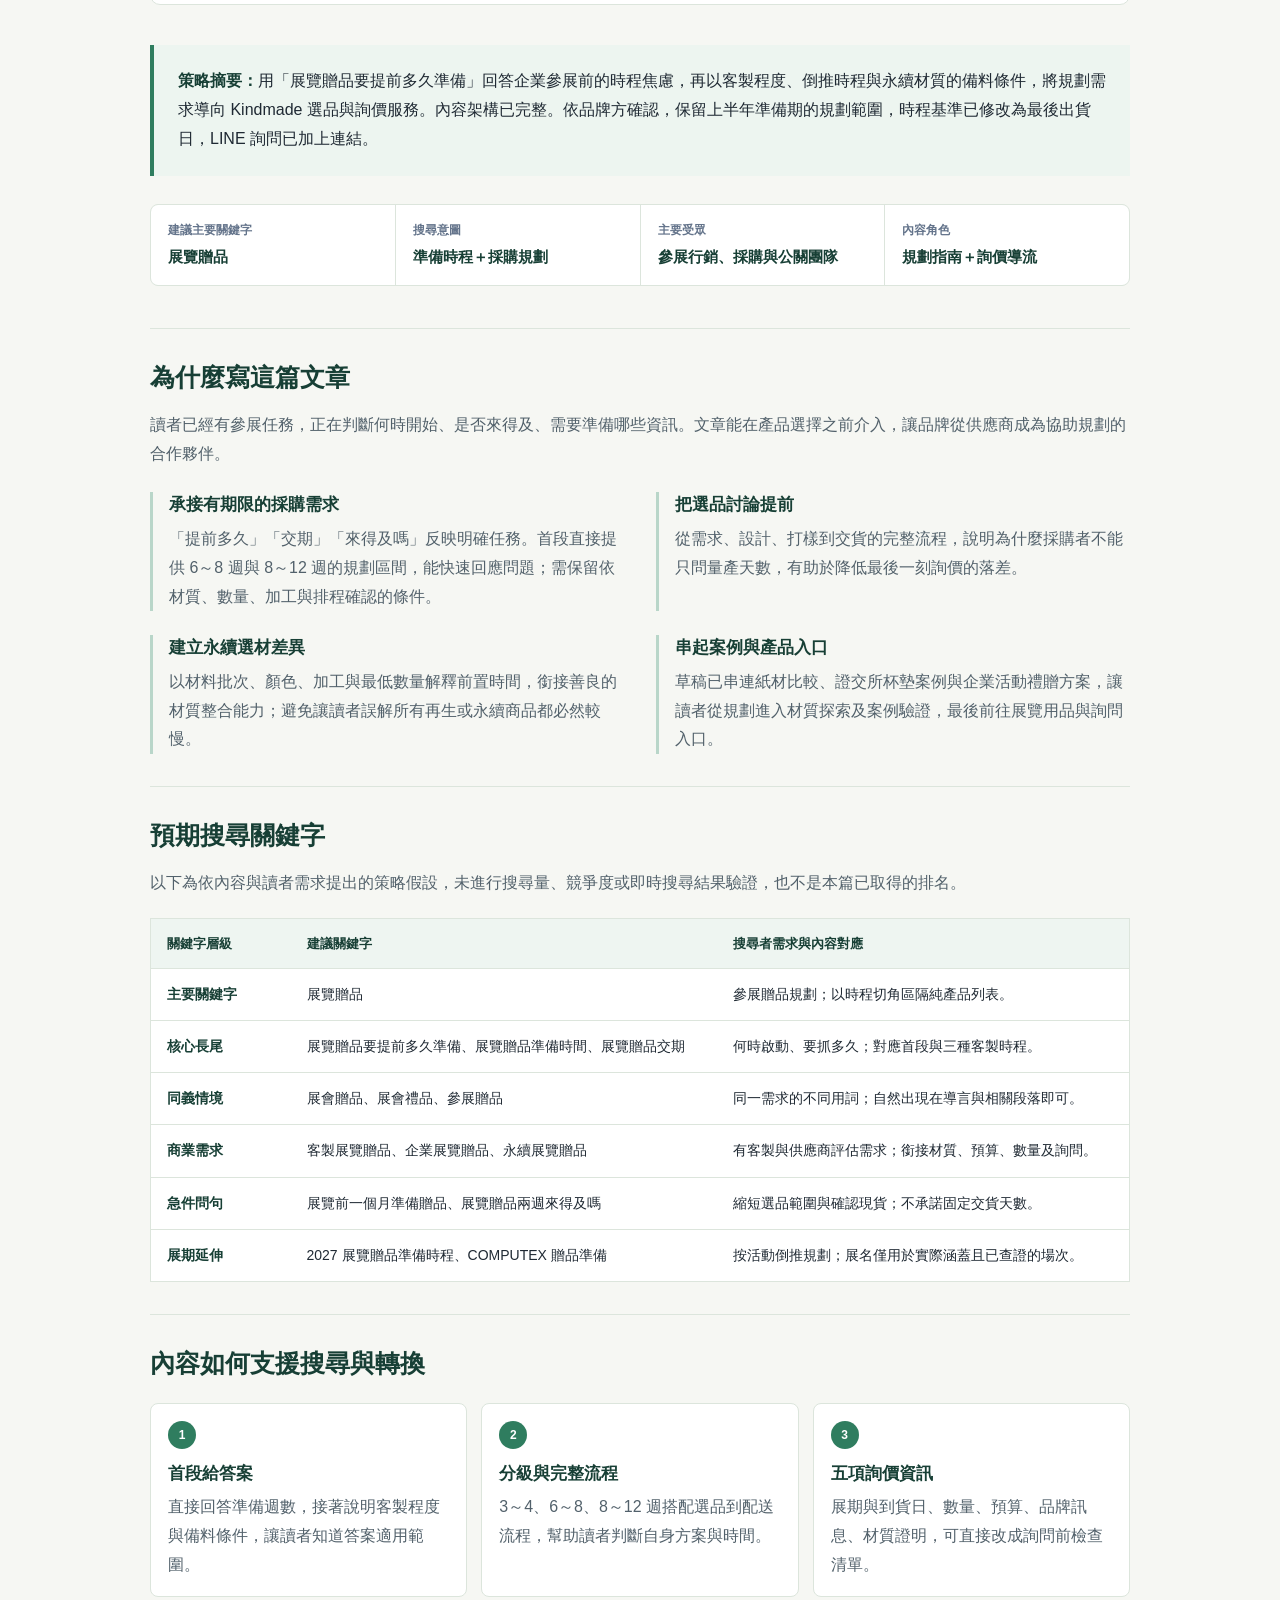
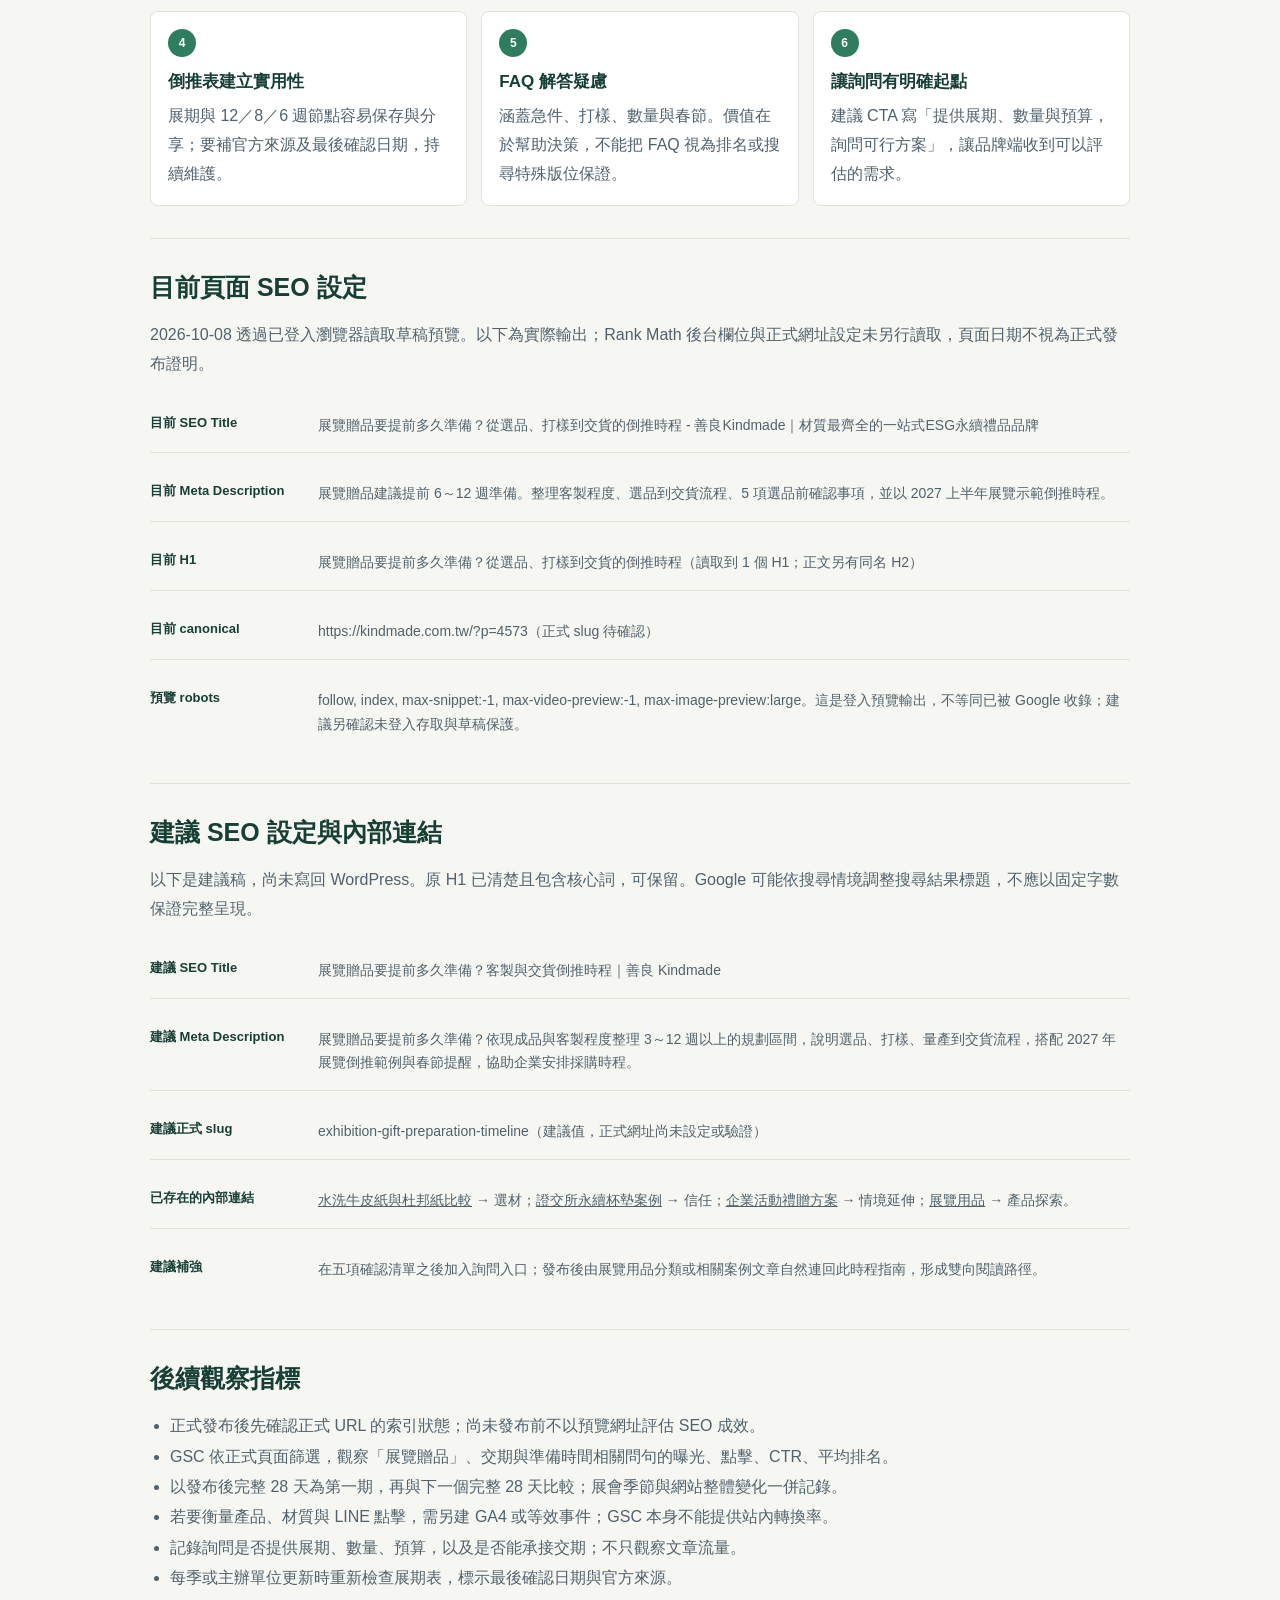
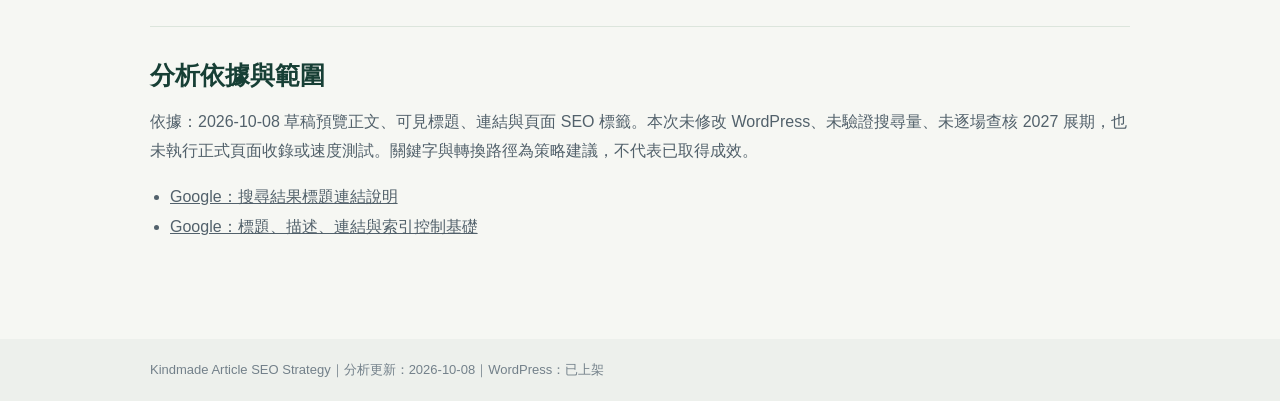
<file: docs/article-seo-exhibition-gifts.html>
<!doctype html>
<html lang="zh-Hant"><head><meta charset="utf-8"><meta name="viewport" content="width=device-width,initial-scale=1"><meta name="robots" content="noindex,follow"><title>展覽贈品文章 SEO 分析與策略｜Kindmade 工作台</title><link rel="stylesheet" href="article-seo-strategy.css"><link rel="stylesheet" href="article-performance.css"><script src="article-traffic-data.js" defer></script><script src="article-traffic.js" defer></script><script src="article-performance.js" defer></script></head><body>
<header class="hero"><div class="container"><a class="back-link" href="index.html">← 回首頁工作台</a><div class="eyebrow">Article SEO Strategy</div><h1>展覽贈品要提前多久準備？從選品、打樣到交貨的倒推時程</h1><div class="hero-meta"><span>上架日期：2026-10-08</span><span class="status">已上架</span><span>建議 Focus Keyword：展覽贈品</span></div><div class="hero-actions"><a class="external-link" href="https://kindmade.com.tw/?p=4573&amp;preview=true" target="_blank" rel="noopener noreferrer">查看 WordPress 草稿預覽 ↗</a></div></div></header>
<main><div class="container"><section id="article-performance" aria-label="文章成效數據"><noscript>請啟用 JavaScript 以顯示成效數據。</noscript></section><div class="summary"><strong>策略摘要：</strong>用「展覽贈品要提前多久準備」回答企業參展前的時程焦慮，再以客製程度、倒推時程與永續材質的備料條件，將規劃需求導向 Kindmade 選品與詢價服務。內容架構已完整。依品牌方確認，保留上半年準備期的規劃範圍，時程基準已修改為最後出貨日，LINE 詢問已加上連結。</div>
<div class="facts" aria-label="文章策略重點"><div class="fact"><div class="fact-label">建議主要關鍵字</div><div class="fact-value">展覽贈品</div></div><div class="fact"><div class="fact-label">搜尋意圖</div><div class="fact-value">準備時程＋採購規劃</div></div><div class="fact"><div class="fact-label">主要受眾</div><div class="fact-value">參展行銷、採購與公關團隊</div></div><div class="fact"><div class="fact-label">內容角色</div><div class="fact-value">規劃指南＋詢價導流</div></div></div>
<section class="section"><h2>為什麼寫這篇文章</h2><p>讀者已經有參展任務，正在判斷何時開始、是否來得及、需要準備哪些資訊。文章能在產品選擇之前介入，讓品牌從供應商成為協助規劃的合作夥伴。</p><div class="reason-list"><div class="reason"><h3>承接有期限的採購需求</h3><p>「提前多久」「交期」「來得及嗎」反映明確任務。首段直接提供 6～8 週與 8～12 週的規劃區間，能快速回應問題；需保留依材質、數量、加工與排程確認的條件。</p></div><div class="reason"><h3>把選品討論提前</h3><p>從需求、設計、打樣到交貨的完整流程，說明為什麼採購者不能只問量產天數，有助於降低最後一刻詢價的落差。</p></div><div class="reason"><h3>建立永續選材差異</h3><p>以材料批次、顏色、加工與最低數量解釋前置時間，銜接善良的材質整合能力；避免讓讀者誤解所有再生或永續商品都必然較慢。</p></div><div class="reason"><h3>串起案例與產品入口</h3><p>草稿已串連紙材比較、證交所杯墊案例與企業活動禮贈方案，讓讀者從規劃進入材質探索及案例驗證，最後前往展覽用品與詢問入口。</p></div></div></section>
<section class="section"><h2>預期搜尋關鍵字</h2><p>以下為依內容與讀者需求提出的策略假設，未進行搜尋量、競爭度或即時搜尋結果驗證，也不是本篇已取得的排名。</p><table class="keyword-table"><thead><tr><th>關鍵字層級</th><th>建議關鍵字</th><th>搜尋者需求與內容對應</th></tr></thead><tbody><tr><td>主要關鍵字</td><td>展覽贈品</td><td>參展贈品規劃；以時程切角區隔純產品列表。</td></tr><tr><td>核心長尾</td><td>展覽贈品要提前多久準備、展覽贈品準備時間、展覽贈品交期</td><td>何時啟動、要抓多久；對應首段與三種客製時程。</td></tr><tr><td>同義情境</td><td>展會贈品、展會禮品、參展贈品</td><td>同一需求的不同用詞；自然出現在導言與相關段落即可。</td></tr><tr><td>商業需求</td><td>客製展覽贈品、企業展覽贈品、永續展覽贈品</td><td>有客製與供應商評估需求；銜接材質、預算、數量及詢問。</td></tr><tr><td>急件問句</td><td>展覽前一個月準備贈品、展覽贈品兩週來得及嗎</td><td>縮短選品範圍與確認現貨；不承諾固定交貨天數。</td></tr><tr><td>展期延伸</td><td>2027 展覽贈品準備時程、COMPUTEX 贈品準備</td><td>按活動倒推規劃；展名僅用於實際涵蓋且已查證的場次。</td></tr></tbody></table></section>
<section class="section"><h2>內容如何支援搜尋與轉換</h2><div class="content-flow"><div class="flow-item"><div class="flow-number">1</div><h3>首段給答案</h3><p>直接回答準備週數，接著說明客製程度與備料條件，讓讀者知道答案適用範圍。</p></div><div class="flow-item"><div class="flow-number">2</div><h3>分級與完整流程</h3><p>3～4、6～8、8～12 週搭配選品到配送流程，幫助讀者判斷自身方案與時間。</p></div><div class="flow-item"><div class="flow-number">3</div><h3>五項詢價資訊</h3><p>展期與到貨日、數量、預算、品牌訊息、材質證明，可直接改成詢問前檢查清單。</p></div><div class="flow-item"><div class="flow-number">4</div><h3>倒推表建立實用性</h3><p>展期與 12／8／6 週節點容易保存與分享；要補官方來源及最後確認日期，持續維護。</p></div><div class="flow-item"><div class="flow-number">5</div><h3>FAQ 解答疑慮</h3><p>涵蓋急件、打樣、數量與春節。價值在於幫助決策，不能把 FAQ 視為排名或搜尋特殊版位保證。</p></div><div class="flow-item"><div class="flow-number">6</div><h3>讓詢問有明確起點</h3><p>建議 CTA 寫「提供展期、數量與預算，詢問可行方案」，讓品牌端收到可以評估的需求。</p></div></div></section>
<section class="section"><h2>目前頁面 SEO 設定</h2><p>2026-10-08 透過已登入瀏覽器讀取草稿預覽。以下為實際輸出；Rank Math 後台欄位與正式網址設定未另行讀取，頁面日期不視為正式發布證明。</p><div class="meta-block"><div class="meta-row"><div class="meta-label">目前 SEO Title</div><div class="meta-value">展覽贈品要提前多久準備？從選品、打樣到交貨的倒推時程 - 善良Kindmade｜材質最齊全的一站式ESG永續禮品品牌</div></div><div class="meta-row"><div class="meta-label">目前 Meta Description</div><div class="meta-value">展覽贈品建議提前 6～12 週準備。整理客製程度、選品到交貨流程、5 項選品前確認事項，並以 2027 上半年展覽示範倒推時程。</div></div><div class="meta-row"><div class="meta-label">目前 H1</div><div class="meta-value">展覽贈品要提前多久準備？從選品、打樣到交貨的倒推時程（讀取到 1 個 H1；正文另有同名 H2）</div></div><div class="meta-row"><div class="meta-label">目前 canonical</div><div class="meta-value">https://kindmade.com.tw/?p=4573（正式 slug 待確認）</div></div><div class="meta-row"><div class="meta-label">預覽 robots</div><div class="meta-value">follow, index, max-snippet:-1, max-video-preview:-1, max-image-preview:large。這是登入預覽輸出，不等同已被 Google 收錄；建議另確認未登入存取與草稿保護。</div></div></div></section>
<section class="section"><h2>建議 SEO 設定與內部連結</h2><p>以下是建議稿，尚未寫回 WordPress。原 H1 已清楚且包含核心詞，可保留。Google 可能依搜尋情境調整搜尋結果標題，不應以固定字數保證完整呈現。</p><div class="meta-block"><div class="meta-row"><div class="meta-label">建議 SEO Title</div><div class="meta-value">展覽贈品要提前多久準備？客製與交貨倒推時程｜善良 Kindmade</div></div><div class="meta-row"><div class="meta-label">建議 Meta Description</div><div class="meta-value">展覽贈品要提前多久準備？依現成品與客製程度整理 3～12 週以上的規劃區間，說明選品、打樣、量產到交貨流程，搭配 2027 年展覽倒推範例與春節提醒，協助企業安排採購時程。</div></div><div class="meta-row"><div class="meta-label">建議正式 slug</div><div class="meta-value">exhibition-gift-preparation-timeline（建議值，正式網址尚未設定或驗證）</div></div><div class="meta-row"><div class="meta-label">已存在的內部連結</div><div class="meta-value"><a href="https://kindmade.com.tw/washed-kraft-paper-vs-tyvek/">水洗牛皮紙與杜邦紙比較</a> → 選材；<a href="https://kindmade.com.tw/sustainable-coaster-taiwan-stock-exchange/">證交所永續杯墊案例</a> → 信任；<a href="https://kindmade.com.tw/sustainable-event-gift/">企業活動禮贈方案</a> → 情境延伸；<a href="https://kindmade.com.tw/product-category/all/exhibition-supplies/">展覽用品</a> → 產品探索。</div></div><div class="meta-row"><div class="meta-label">建議補強</div><div class="meta-value">在五項確認清單之後加入詢問入口；發布後由展覽用品分類或相關案例文章自然連回此時程指南，形成雙向閱讀路徑。</div></div></div></section>
<section class="section"><h2>後續觀察指標</h2><ul class="measure-list"><li>正式發布後先確認正式 URL 的索引狀態；尚未發布前不以預覽網址評估 SEO 成效。</li><li>GSC 依正式頁面篩選，觀察「展覽贈品」、交期與準備時間相關問句的曝光、點擊、CTR、平均排名。</li><li>以發布後完整 28 天為第一期，再與下一個完整 28 天比較；展會季節與網站整體變化一併記錄。</li><li>若要衡量產品、材質與 LINE 點擊，需另建 GA4 或等效事件；GSC 本身不能提供站內轉換率。</li><li>記錄詢問是否提供展期、數量、預算，以及是否能承接交期；不只觀察文章流量。</li><li>每季或主辦單位更新時重新檢查展期表，標示最後確認日期與官方來源。</li></ul></section>
<section class="section"><h2>分析依據與範圍</h2><p>依據：2026-10-08 草稿預覽正文、可見標題、連結與頁面 SEO 標籤。本次未修改 WordPress、未驗證搜尋量、未逐場查核 2027 展期，也未執行正式頁面收錄或速度測試。關鍵字與轉換路徑為策略建議，不代表已取得成效。</p><ul class="measure-list"><li><a href="https://developers.google.com/search/docs/appearance/title-link" target="_blank" rel="noopener">Google：搜尋結果標題連結說明</a></li><li><a href="https://developers.google.com/search/docs/fundamentals/get-started-developers" target="_blank" rel="noopener">Google：標題、描述、連結與索引控制基礎</a></li></ul></section>
</div></main><footer><div class="container">Kindmade Article SEO Strategy｜分析更新：2026-10-08｜WordPress：已上架</div></footer></body></html>
</file>
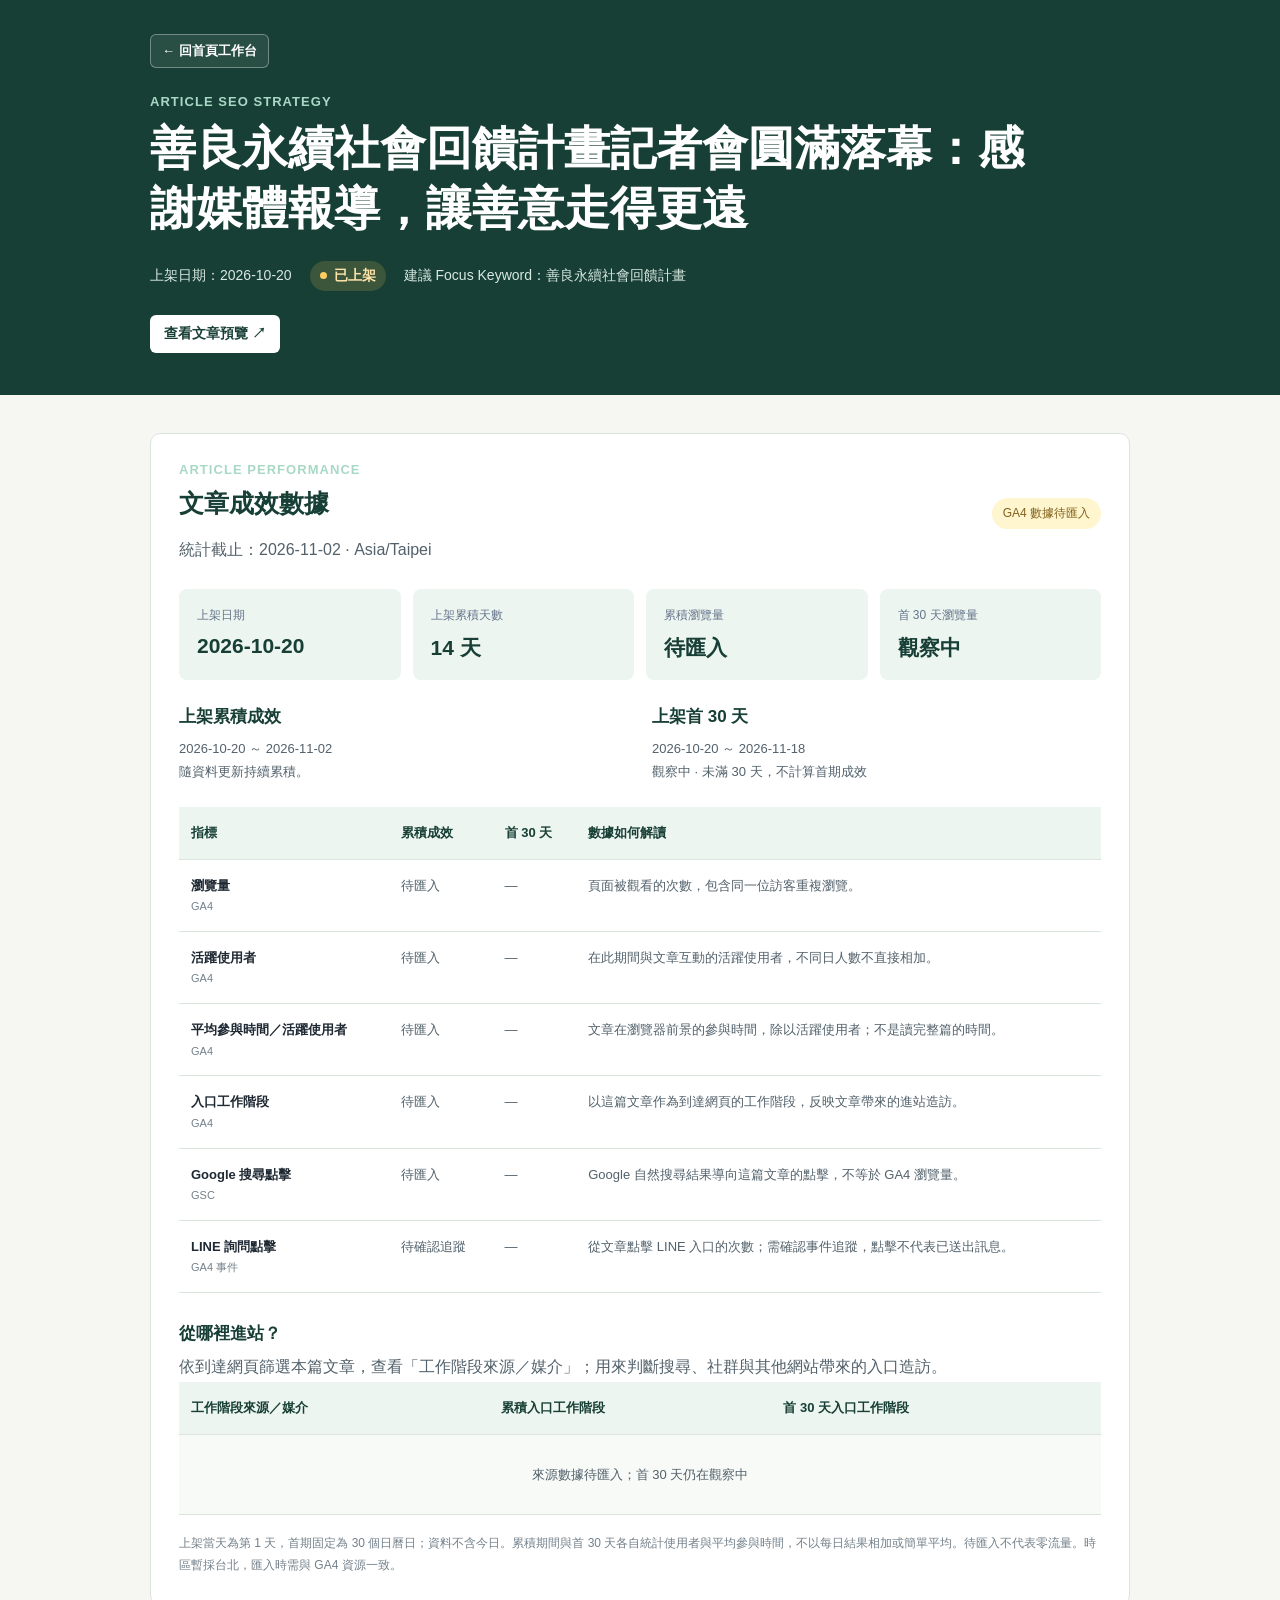
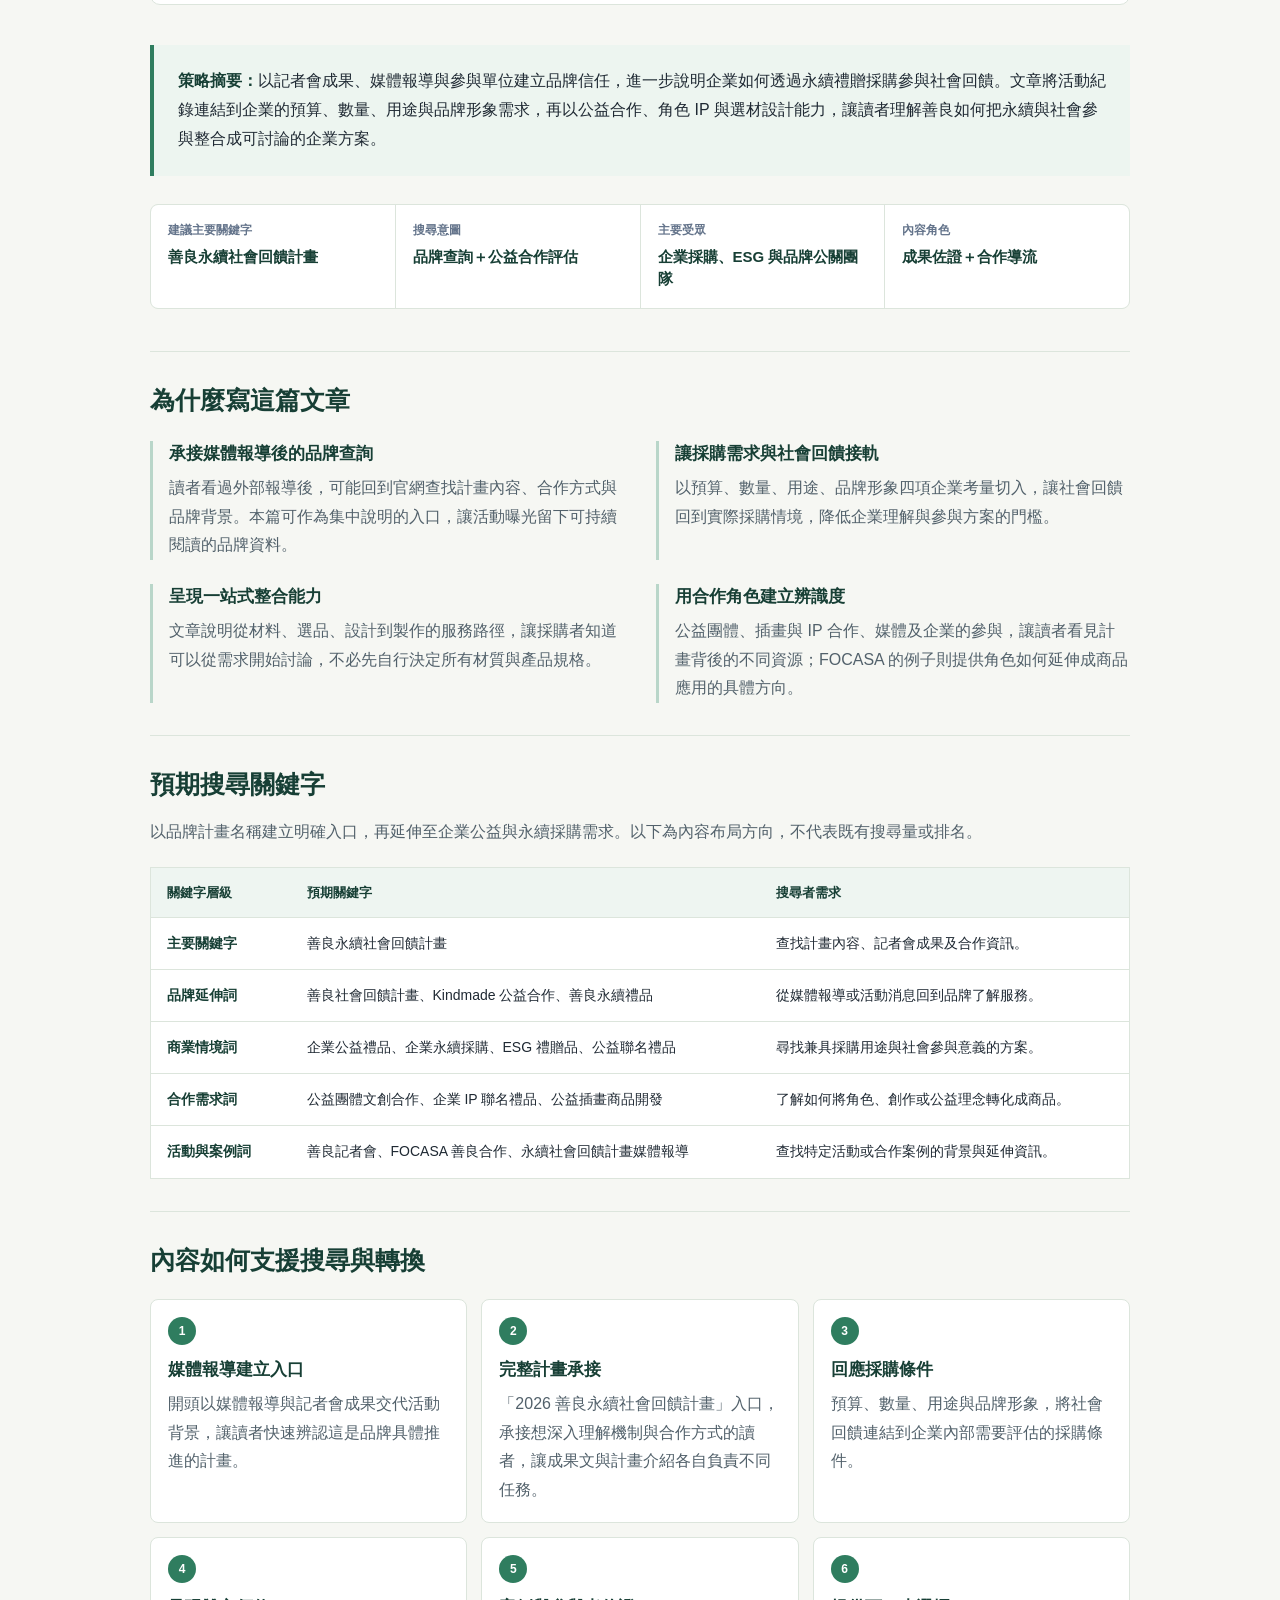
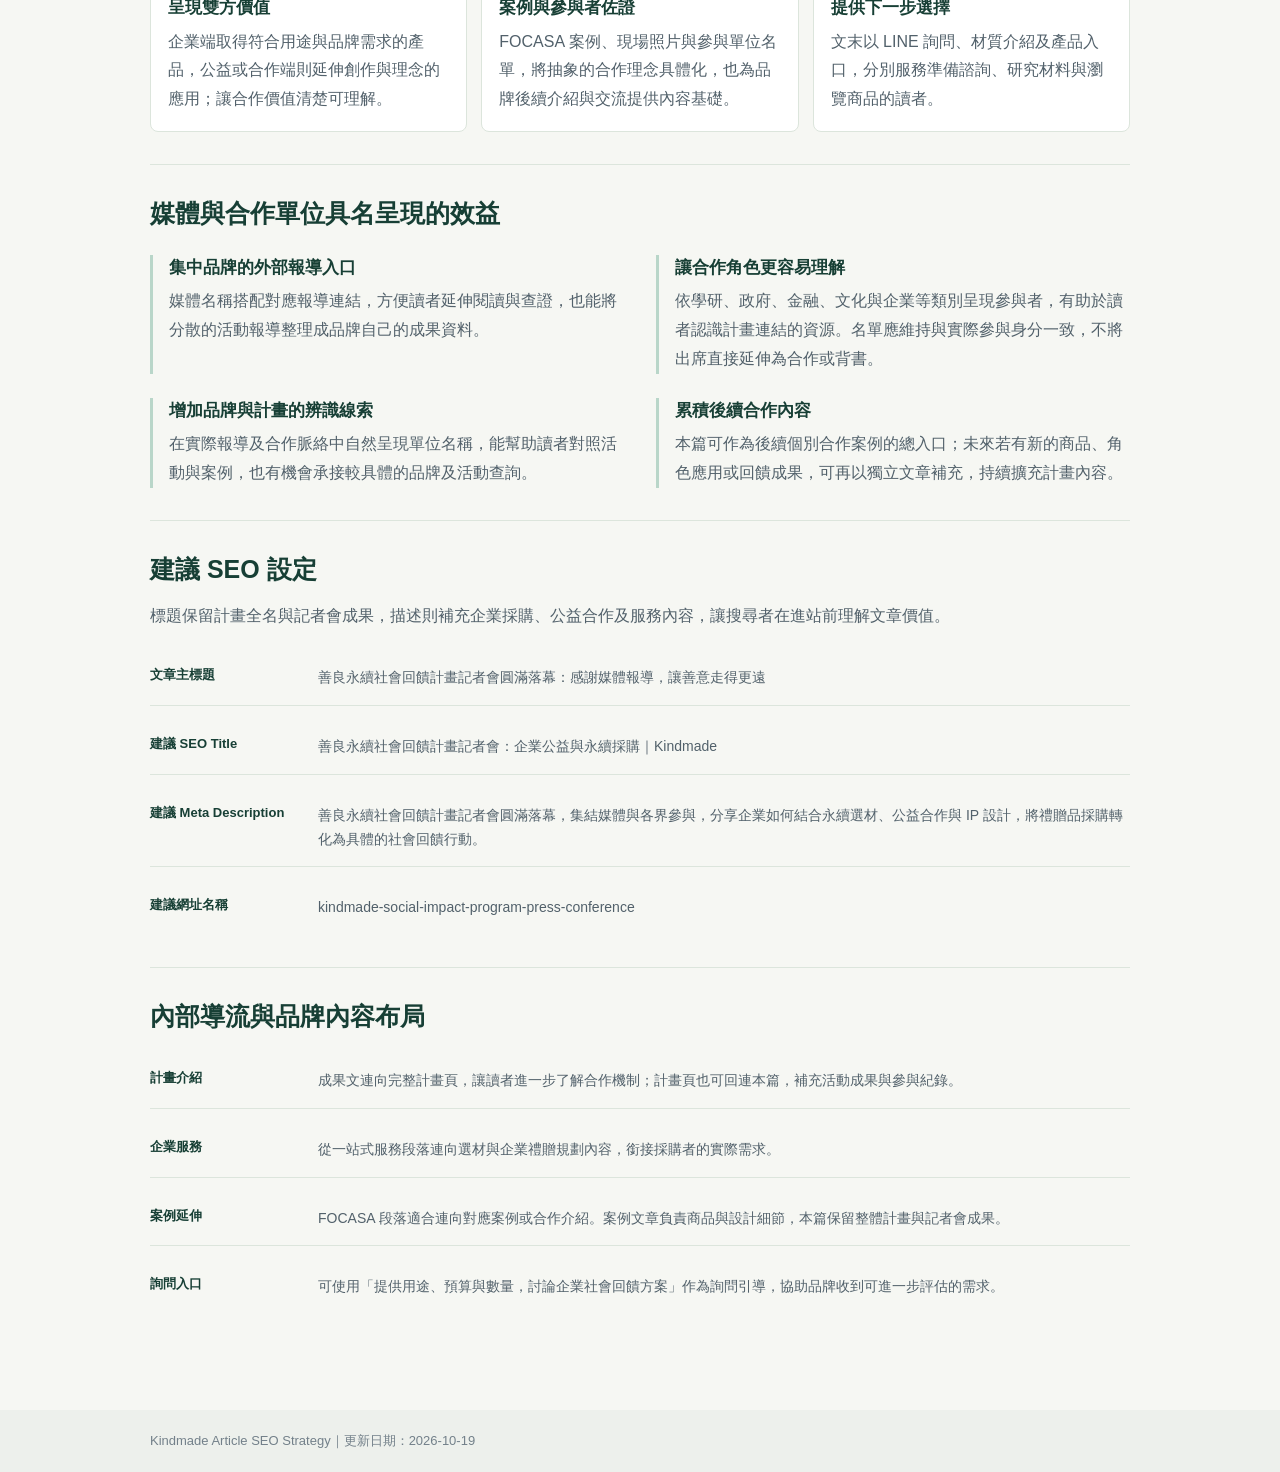
<file: docs/article-seo-social-impact.html>
<!doctype html>
<html lang="zh-Hant"><head><meta charset="utf-8"><meta name="viewport" content="width=device-width,initial-scale=1"><meta name="robots" content="noindex,follow"><title>永續社會回饋計畫文章 SEO 策略｜Kindmade 工作台</title><link rel="stylesheet" href="article-seo-strategy.css"><link rel="stylesheet" href="article-performance.css"><script src="article-traffic-data.js" defer></script><script src="article-traffic.js" defer></script><script src="article-performance.js" defer></script></head><body>
<header class="hero"><div class="container"><a class="back-link" href="index.html">← 回首頁工作台</a><div class="eyebrow">Article SEO Strategy</div><h1>善良永續社會回饋計畫記者會圓滿落幕：感謝媒體報導，讓善意走得更遠</h1><div class="hero-meta"><span>上架日期：2026-10-20</span><span class="status">已上架</span><span>建議 Focus Keyword：善良永續社會回饋計畫</span></div><div class="hero-actions"><a class="external-link" href="https://kindmade.com.tw/?p=4644&amp;preview=true" target="_blank" rel="noopener noreferrer">查看文章預覽 ↗</a></div></div></header>
<main><div class="container"><section id="article-performance" aria-label="文章成效數據"><noscript>請啟用 JavaScript 以顯示成效數據。</noscript></section><div class="summary"><strong>策略摘要：</strong>以記者會成果、媒體報導與參與單位建立品牌信任，進一步說明企業如何透過永續禮贈採購參與社會回饋。文章將活動紀錄連結到企業的預算、數量、用途與品牌形象需求，再以公益合作、角色 IP 與選材設計能力，讓讀者理解善良如何把永續與社會參與整合成可討論的企業方案。</div>
<div class="facts" aria-label="文章策略重點"><div class="fact"><div class="fact-label">建議主要關鍵字</div><div class="fact-value">善良永續社會回饋計畫</div></div><div class="fact"><div class="fact-label">搜尋意圖</div><div class="fact-value">品牌查詢＋公益合作評估</div></div><div class="fact"><div class="fact-label">主要受眾</div><div class="fact-value">企業採購、ESG 與品牌公關團隊</div></div><div class="fact"><div class="fact-label">內容角色</div><div class="fact-value">成果佐證＋合作導流</div></div></div>
<section class="section"><h2>為什麼寫這篇文章</h2><div class="reason-list"><div class="reason"><h3>承接媒體報導後的品牌查詢</h3><p>讀者看過外部報導後，可能回到官網查找計畫內容、合作方式與品牌背景。本篇可作為集中說明的入口，讓活動曝光留下可持續閱讀的品牌資料。</p></div><div class="reason"><h3>讓採購需求與社會回饋接軌</h3><p>以預算、數量、用途、品牌形象四項企業考量切入，讓社會回饋回到實際採購情境，降低企業理解與參與方案的門檻。</p></div><div class="reason"><h3>呈現一站式整合能力</h3><p>文章說明從材料、選品、設計到製作的服務路徑，讓採購者知道可以從需求開始討論，不必先自行決定所有材質與產品規格。</p></div><div class="reason"><h3>用合作角色建立辨識度</h3><p>公益團體、插畫與 IP 合作、媒體及企業的參與，讓讀者看見計畫背後的不同資源；FOCASA 的例子則提供角色如何延伸成商品應用的具體方向。</p></div></div></section>
<section class="section"><h2>預期搜尋關鍵字</h2><p>以品牌計畫名稱建立明確入口，再延伸至企業公益與永續採購需求。以下為內容布局方向，不代表既有搜尋量或排名。</p><table class="keyword-table"><thead><tr><th>關鍵字層級</th><th>預期關鍵字</th><th>搜尋者需求</th></tr></thead><tbody><tr><td>主要關鍵字</td><td>善良永續社會回饋計畫</td><td>查找計畫內容、記者會成果及合作資訊。</td></tr><tr><td>品牌延伸詞</td><td>善良社會回饋計畫、Kindmade 公益合作、善良永續禮品</td><td>從媒體報導或活動消息回到品牌了解服務。</td></tr><tr><td>商業情境詞</td><td>企業公益禮品、企業永續採購、ESG 禮贈品、公益聯名禮品</td><td>尋找兼具採購用途與社會參與意義的方案。</td></tr><tr><td>合作需求詞</td><td>公益團體文創合作、企業 IP 聯名禮品、公益插畫商品開發</td><td>了解如何將角色、創作或公益理念轉化成商品。</td></tr><tr><td>活動與案例詞</td><td>善良記者會、FOCASA 善良合作、永續社會回饋計畫媒體報導</td><td>查找特定活動或合作案例的背景與延伸資訊。</td></tr></tbody></table></section>
<section class="section"><h2>內容如何支援搜尋與轉換</h2><div class="content-flow"><div class="flow-item"><div class="flow-number">1</div><h3>媒體報導建立入口</h3><p>開頭以媒體報導與記者會成果交代活動背景，讓讀者快速辨認這是品牌具體推進的計畫。</p></div><div class="flow-item"><div class="flow-number">2</div><h3>完整計畫承接</h3><p>「2026 善良永續社會回饋計畫」入口，承接想深入理解機制與合作方式的讀者，讓成果文與計畫介紹各自負責不同任務。</p></div><div class="flow-item"><div class="flow-number">3</div><h3>回應採購條件</h3><p>預算、數量、用途與品牌形象，將社會回饋連結到企業內部需要評估的採購條件。</p></div><div class="flow-item"><div class="flow-number">4</div><h3>呈現雙方價值</h3><p>企業端取得符合用途與品牌需求的產品，公益或合作端則延伸創作與理念的應用；讓合作價值清楚可理解。</p></div><div class="flow-item"><div class="flow-number">5</div><h3>案例與參與者佐證</h3><p>FOCASA 案例、現場照片與參與單位名單，將抽象的合作理念具體化，也為品牌後續介紹與交流提供內容基礎。</p></div><div class="flow-item"><div class="flow-number">6</div><h3>提供下一步選擇</h3><p>文末以 LINE 詢問、材質介紹及產品入口，分別服務準備諮詢、研究材料與瀏覽商品的讀者。</p></div></div></section>
<section class="section"><h2>媒體與合作單位具名呈現的效益</h2><div class="reason-list"><div class="reason"><h3>集中品牌的外部報導入口</h3><p>媒體名稱搭配對應報導連結，方便讀者延伸閱讀與查證，也能將分散的活動報導整理成品牌自己的成果資料。</p></div><div class="reason"><h3>讓合作角色更容易理解</h3><p>依學研、政府、金融、文化與企業等類別呈現參與者，有助於讀者認識計畫連結的資源。名單應維持與實際參與身分一致，不將出席直接延伸為合作或背書。</p></div><div class="reason"><h3>增加品牌與計畫的辨識線索</h3><p>在實際報導及合作脈絡中自然呈現單位名稱，能幫助讀者對照活動與案例，也有機會承接較具體的品牌及活動查詢。</p></div><div class="reason"><h3>累積後續合作內容</h3><p>本篇可作為後續個別合作案例的總入口；未來若有新的商品、角色應用或回饋成果，可再以獨立文章補充，持續擴充計畫內容。</p></div></div></section>
<section class="section"><h2>建議 SEO 設定</h2><p>標題保留計畫全名與記者會成果，描述則補充企業採購、公益合作及服務內容，讓搜尋者在進站前理解文章價值。</p><div class="meta-block"><div class="meta-row"><div class="meta-label">文章主標題</div><div class="meta-value">善良永續社會回饋計畫記者會圓滿落幕：感謝媒體報導，讓善意走得更遠</div></div><div class="meta-row"><div class="meta-label">建議 SEO Title</div><div class="meta-value">善良永續社會回饋計畫記者會：企業公益與永續採購｜Kindmade</div></div><div class="meta-row"><div class="meta-label">建議 Meta Description</div><div class="meta-value">善良永續社會回饋計畫記者會圓滿落幕，集結媒體與各界參與，分享企業如何結合永續選材、公益合作與 IP 設計，將禮贈品採購轉化為具體的社會回饋行動。</div></div><div class="meta-row"><div class="meta-label">建議網址名稱</div><div class="meta-value">kindmade-social-impact-program-press-conference</div></div></div></section>
<section class="section"><h2>內部導流與品牌內容布局</h2><div class="meta-block"><div class="meta-row"><div class="meta-label">計畫介紹</div><div class="meta-value">成果文連向完整計畫頁，讓讀者進一步了解合作機制；計畫頁也可回連本篇，補充活動成果與參與紀錄。</div></div><div class="meta-row"><div class="meta-label">企業服務</div><div class="meta-value">從一站式服務段落連向選材與企業禮贈規劃內容，銜接採購者的實際需求。</div></div><div class="meta-row"><div class="meta-label">案例延伸</div><div class="meta-value">FOCASA 段落適合連向對應案例或合作介紹。案例文章負責商品與設計細節，本篇保留整體計畫與記者會成果。</div></div><div class="meta-row"><div class="meta-label">詢問入口</div><div class="meta-value">可使用「提供用途、預算與數量，討論企業社會回饋方案」作為詢問引導，協助品牌收到可進一步評估的需求。</div></div></div></section>
</div></main><footer><div class="container">Kindmade Article SEO Strategy｜更新日期：2026-10-19</div></footer></body></html>
</file>
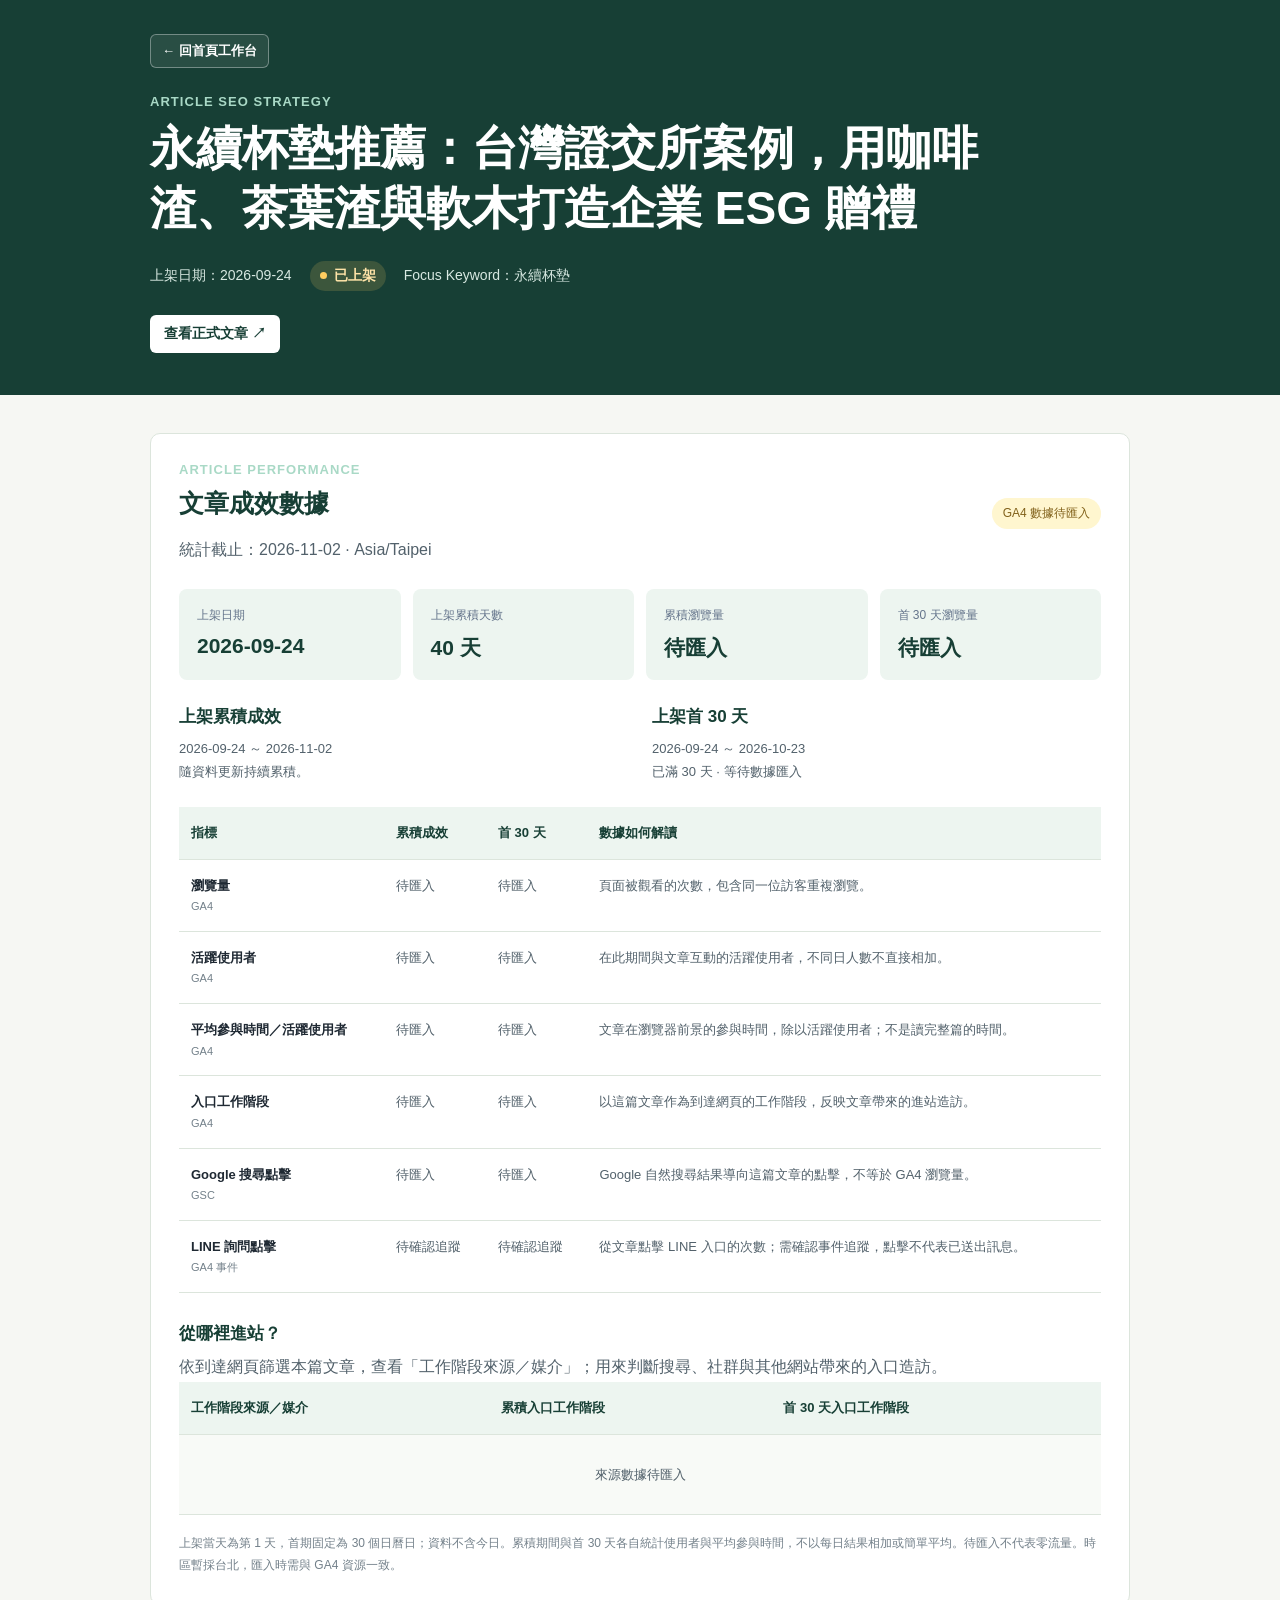
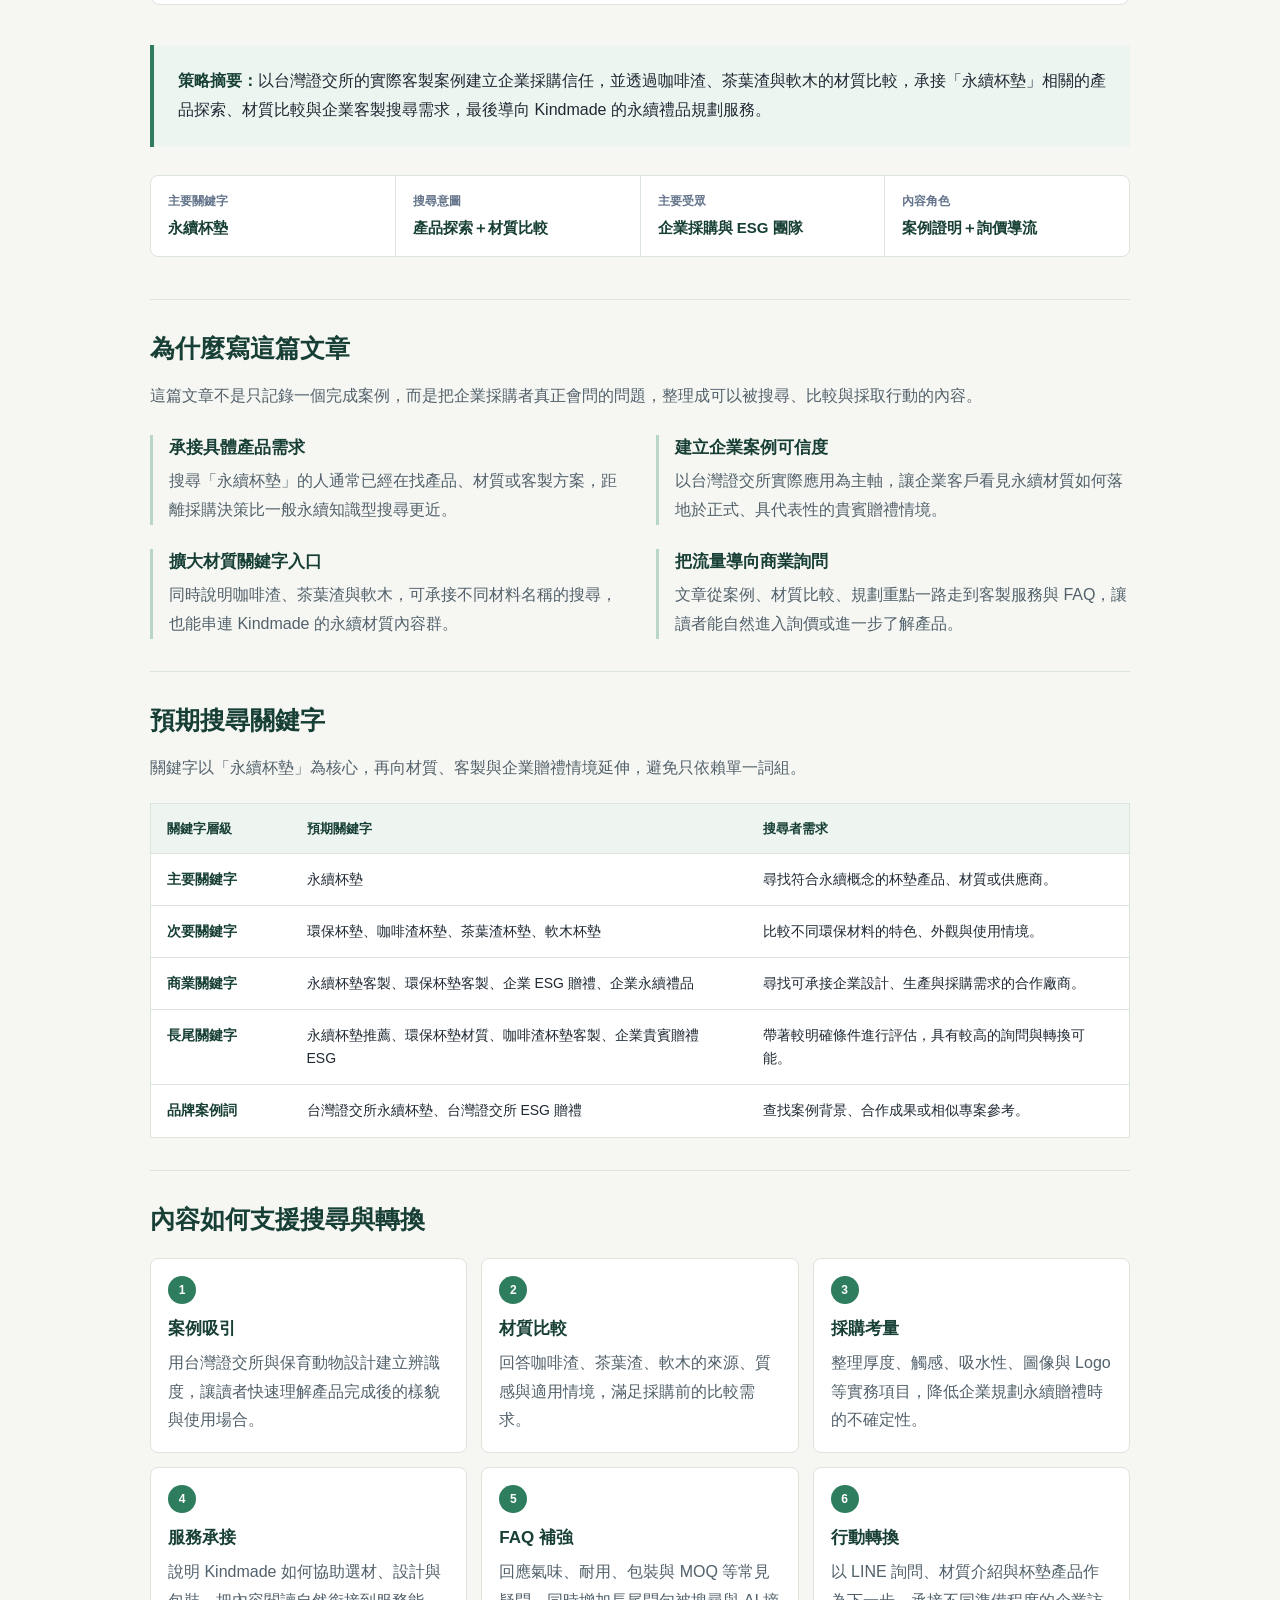
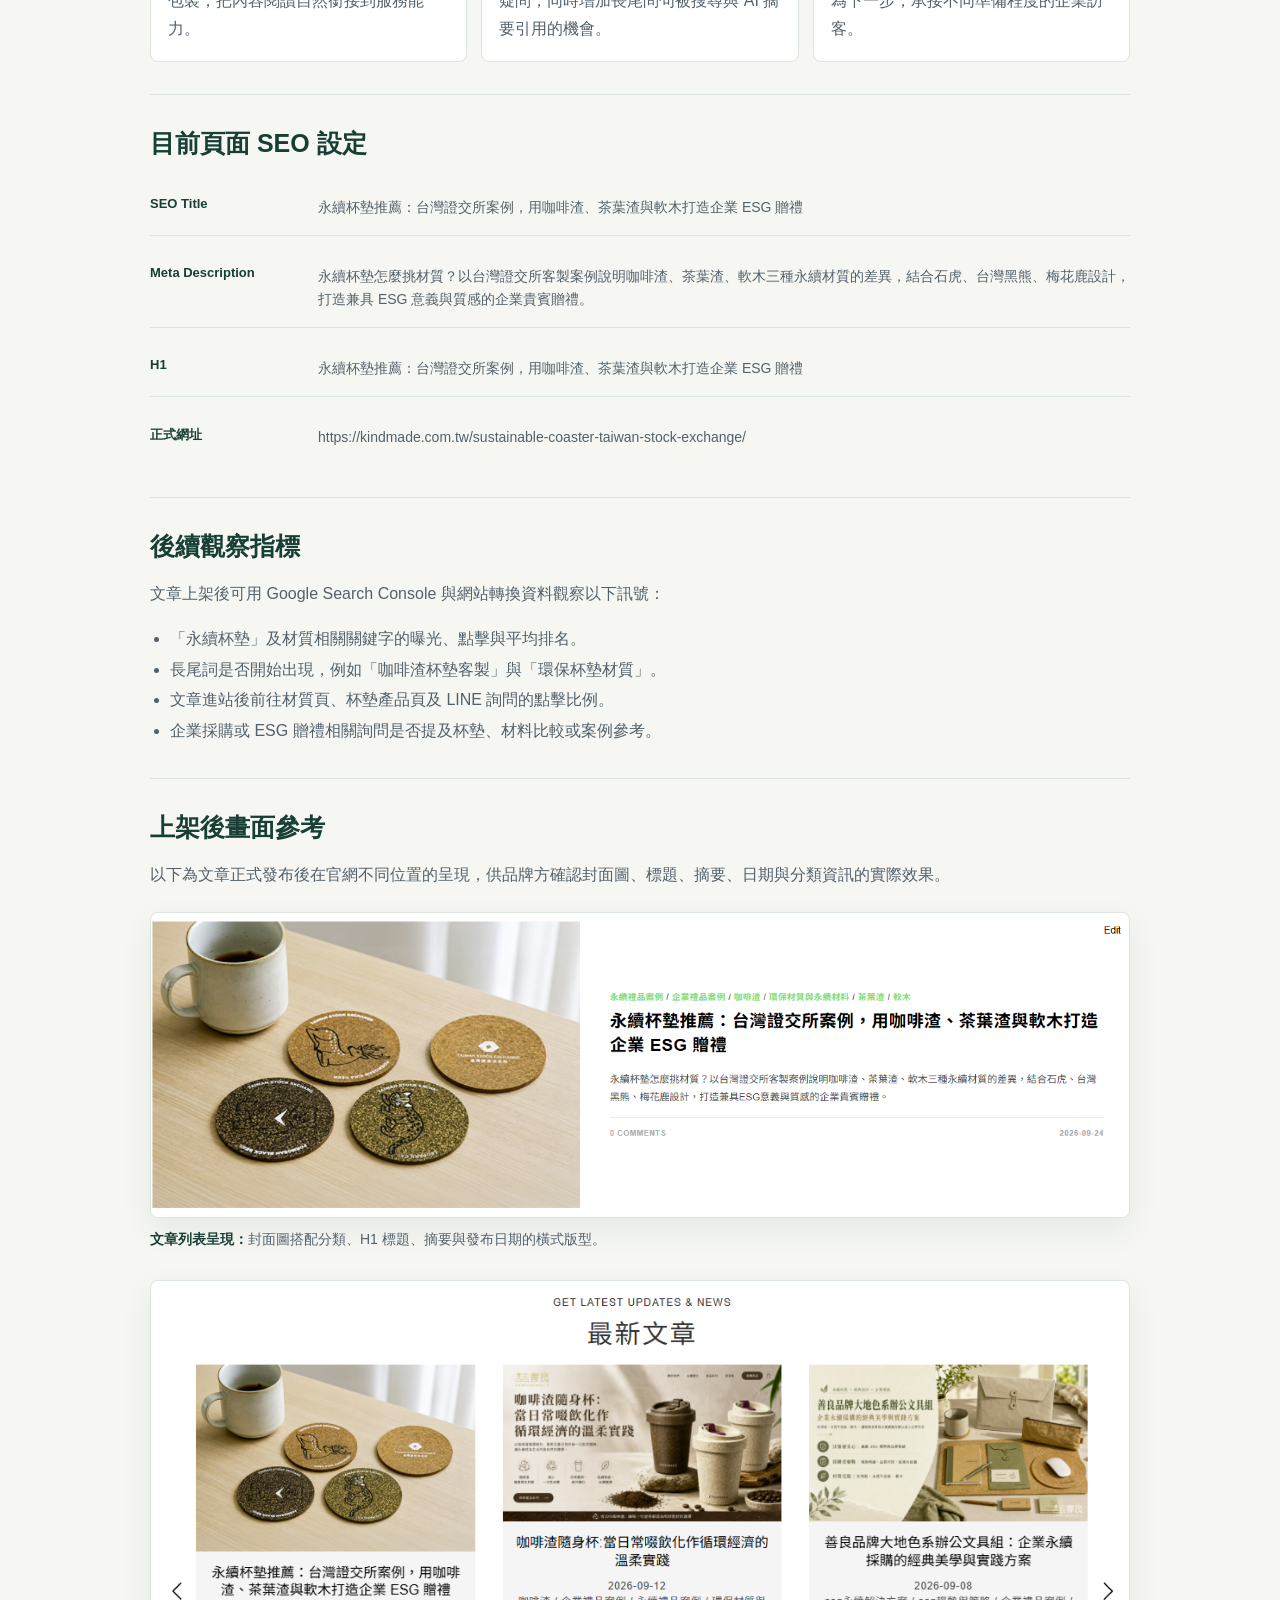
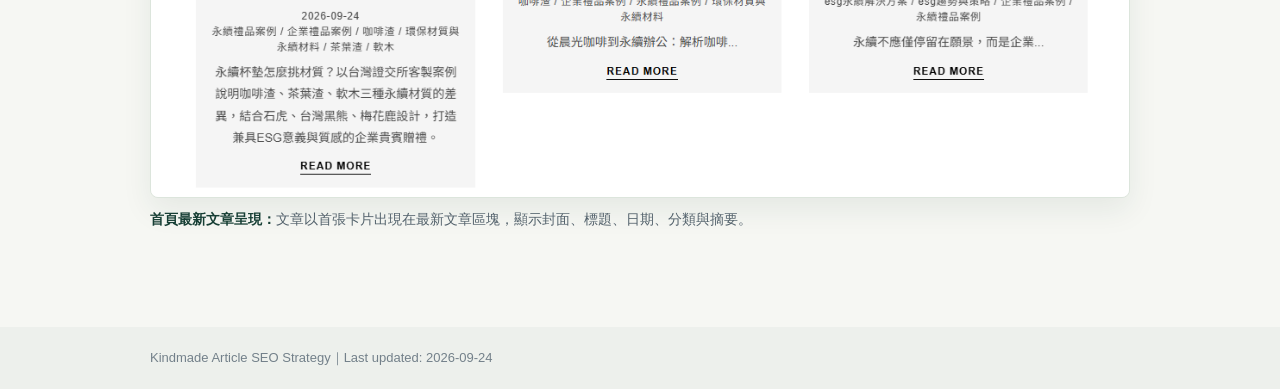
<file: docs/article-seo-sustainable-coaster.html>
<!doctype html>
<html lang="zh-Hant">
<head>
<meta charset="utf-8">
<meta name="viewport" content="width=device-width, initial-scale=1">
<title>永續杯墊文章 SEO 策略｜Kindmade 工作台</title>
<style>
:root{
  --green:#173f35;
  --green-2:#2f7d5f;
  --paper:#f6f7f3;
  --line:#dce5dc;
  --text:#1f2933;
  --muted:#64748b;
  --white:#fff;
  --soft:#edf5f0;
  --gold:#8a5a0a;
}
*{box-sizing:border-box}
body{
  margin:0;
  font-family:-apple-system,BlinkMacSystemFont,"Segoe UI","Noto Sans TC",Arial,sans-serif;
  color:var(--text);
  background:var(--paper);
}
a{color:inherit}
.hero{
  color:var(--white);
  background:var(--green);
  padding:34px 24px 42px;
}
.container{
  width:min(980px,100%);
  margin:0 auto;
}
.back-link{
  display:inline-flex;
  align-items:center;
  gap:7px;
  margin-bottom:26px;
  padding:7px 11px;
  color:var(--white);
  background:rgba(255,255,255,.08);
  border:1px solid rgba(255,255,255,.35);
  border-radius:6px;
  font-size:13px;
  font-weight:700;
  text-decoration:none;
}
.back-link:hover,.back-link:focus-visible{background:rgba(255,255,255,.16);outline:none}
.eyebrow{
  margin-bottom:10px;
  color:#a9d9c6;
  font-size:13px;
  font-weight:700;
  letter-spacing:.08em;
  text-transform:uppercase;
}
h1{
  max-width:900px;
  margin:0;
  font-size:clamp(29px,4.5vw,46px);
  line-height:1.3;
  letter-spacing:0;
}
.hero-meta{
  display:flex;
  flex-wrap:wrap;
  align-items:center;
  gap:10px 18px;
  margin-top:22px;
  color:#d8e9e2;
  font-size:14px;
}
.status{
  display:inline-flex;
  align-items:center;
  gap:7px;
  padding:6px 10px;
  color:#ffe4a8;
  background:rgba(255,205,96,.16);
  border-radius:999px;
  font-weight:700;
}
.status::before{
  content:"";
  width:7px;
  height:7px;
  border-radius:50%;
  background:#ffcd60;
}
.hero-actions{margin-top:24px}
.external-link{
  display:inline-flex;
  align-items:center;
  gap:8px;
  padding:10px 14px;
  color:var(--green);
  background:var(--white);
  border-radius:6px;
  font-size:14px;
  font-weight:700;
  text-decoration:none;
}
.external-link:hover,.external-link:focus-visible{background:#edf7f2;outline:none}
main{padding:38px 24px 64px}
.summary{
  padding:22px 24px;
  background:var(--soft);
  border-left:4px solid var(--green-2);
  line-height:1.8;
}
.summary strong{color:var(--green)}
.facts{
  display:grid;
  grid-template-columns:repeat(4,minmax(0,1fr));
  gap:1px;
  margin:28px 0 42px;
  background:var(--line);
  border:1px solid var(--line);
  border-radius:8px;
  overflow:hidden;
}
.fact{padding:17px;background:var(--white)}
.fact-label{margin-bottom:7px;color:var(--muted);font-size:12px;font-weight:700}
.fact-value{color:var(--green);font-size:15px;font-weight:700;line-height:1.5}
.section{
  padding:32px 0;
  border-top:1px solid var(--line);
}
.section:first-of-type{border-top:0}
h2{margin:0 0 16px;color:var(--green);font-size:25px;line-height:1.35}
h3{margin:0 0 7px;color:var(--green);font-size:17px;line-height:1.5}
p{margin:0;color:#52616b;line-height:1.8}
.reason-list{
  display:grid;
  grid-template-columns:repeat(2,minmax(0,1fr));
  gap:24px 32px;
  margin-top:24px;
}
.reason{padding-left:16px;border-left:3px solid #b9d6c9}
.keyword-table{
  width:100%;
  margin-top:20px;
  border-collapse:collapse;
  background:var(--white);
  border:1px solid var(--line);
  font-size:14px;
}
.keyword-table th,.keyword-table td{
  padding:14px 16px;
  border-bottom:1px solid var(--line);
  text-align:left;
  vertical-align:top;
  line-height:1.65;
}
.keyword-table th{color:var(--green);background:#eef5f1;font-size:13px}
.keyword-table tr:last-child td{border-bottom:0}
.keyword-table td:first-child{width:140px;color:var(--green);font-weight:700}
.content-flow{
  display:grid;
  grid-template-columns:repeat(3,minmax(0,1fr));
  gap:14px;
  margin-top:22px;
}
.flow-item{
  padding:17px;
  background:var(--white);
  border:1px solid var(--line);
  border-radius:8px;
}
.flow-number{
  display:grid;
  place-items:center;
  width:28px;
  height:28px;
  margin-bottom:12px;
  color:var(--white);
  background:var(--green-2);
  border-radius:50%;
  font-size:12px;
  font-weight:700;
}
.meta-block{
  display:grid;
  gap:14px;
  margin-top:20px;
}
.meta-row{
  display:grid;
  grid-template-columns:150px minmax(0,1fr);
  gap:18px;
  padding:15px 0;
  border-bottom:1px solid var(--line);
}
.meta-row:last-child{border-bottom:0}
.meta-label{color:var(--green);font-size:13px;font-weight:700}
.meta-value{color:#52616b;font-size:14px;line-height:1.7;overflow-wrap:anywhere}
.measure-list{margin:16px 0 0;padding-left:20px;color:#52616b;line-height:1.9}
.preview-list{
  display:grid;
  gap:28px;
  margin-top:22px;
}
.preview-figure{margin:0}
.preview-figure img{
  display:block;
  width:100%;
  height:auto;
  background:var(--white);
  border:1px solid var(--line);
  border-radius:8px;
  box-shadow:0 12px 30px rgba(23,63,53,.08);
}
.preview-figure figcaption{
  margin-top:10px;
  color:#52616b;
  font-size:14px;
  line-height:1.65;
}
.preview-figure figcaption strong{color:var(--green)}
footer{padding:22px 24px;color:#73808a;background:#edf0ec;font-size:13px}
@media (max-width:760px){
  .hero{padding:26px 18px 34px}
  main{padding:28px 18px 48px}
  .facts{grid-template-columns:repeat(2,minmax(0,1fr))}
  .reason-list,.content-flow{grid-template-columns:1fr}
  .keyword-table{display:block;overflow-x:auto;white-space:normal}
  .meta-row{grid-template-columns:1fr;gap:5px}
}
@media (max-width:420px){.facts{grid-template-columns:1fr}}
</style>
<link rel="stylesheet" href="article-performance.css"><script src="article-traffic-data.js" defer></script><script src="article-traffic.js" defer></script><script src="article-performance.js" defer></script></head>
<body>
<header class="hero">
  <div class="container">
    <a class="back-link" href="index.html">← 回首頁工作台</a>
    <div class="eyebrow">Article SEO Strategy</div>
    <h1>永續杯墊推薦：台灣證交所案例，用咖啡渣、茶葉渣與軟木打造企業 ESG 贈禮</h1>
    <div class="hero-meta">
      <span>上架日期：2026-09-24</span>
      <span class="status">已上架</span>
      <span>Focus Keyword：永續杯墊</span>
    </div>
    <div class="hero-actions">
      <a class="external-link" href="https://kindmade.com.tw/sustainable-coaster-taiwan-stock-exchange/" target="_blank" rel="noopener noreferrer">查看正式文章 ↗</a>
    </div>
  </div>
</header>

<main>
  <div class="container"><section id="article-performance" aria-label="文章成效數據"><noscript>請啟用 JavaScript 以顯示成效數據。</noscript></section>
    <div class="summary"><strong>策略摘要：</strong>以台灣證交所的實際客製案例建立企業採購信任，並透過咖啡渣、茶葉渣與軟木的材質比較，承接「永續杯墊」相關的產品探索、材質比較與企業客製搜尋需求，最後導向 Kindmade 的永續禮品規劃服務。</div>

    <div class="facts" aria-label="文章策略重點">
      <div class="fact"><div class="fact-label">主要關鍵字</div><div class="fact-value">永續杯墊</div></div>
      <div class="fact"><div class="fact-label">搜尋意圖</div><div class="fact-value">產品探索＋材質比較</div></div>
      <div class="fact"><div class="fact-label">主要受眾</div><div class="fact-value">企業採購與 ESG 團隊</div></div>
      <div class="fact"><div class="fact-label">內容角色</div><div class="fact-value">案例證明＋詢價導流</div></div>
    </div>

    <section class="section">
      <h2>為什麼寫這篇文章</h2>
      <p>這篇文章不是只記錄一個完成案例，而是把企業採購者真正會問的問題，整理成可以被搜尋、比較與採取行動的內容。</p>
      <div class="reason-list">
        <div class="reason"><h3>承接具體產品需求</h3><p>搜尋「永續杯墊」的人通常已經在找產品、材質或客製方案，距離採購決策比一般永續知識型搜尋更近。</p></div>
        <div class="reason"><h3>建立企業案例可信度</h3><p>以台灣證交所實際應用為主軸，讓企業客戶看見永續材質如何落地於正式、具代表性的貴賓贈禮情境。</p></div>
        <div class="reason"><h3>擴大材質關鍵字入口</h3><p>同時說明咖啡渣、茶葉渣與軟木，可承接不同材料名稱的搜尋，也能串連 Kindmade 的永續材質內容群。</p></div>
        <div class="reason"><h3>把流量導向商業詢問</h3><p>文章從案例、材質比較、規劃重點一路走到客製服務與 FAQ，讓讀者能自然進入詢價或進一步了解產品。</p></div>
      </div>
    </section>

    <section class="section">
      <h2>預期搜尋關鍵字</h2>
      <p>關鍵字以「永續杯墊」為核心，再向材質、客製與企業贈禮情境延伸，避免只依賴單一詞組。</p>
      <table class="keyword-table">
        <thead><tr><th>關鍵字層級</th><th>預期關鍵字</th><th>搜尋者需求</th></tr></thead>
        <tbody>
          <tr><td>主要關鍵字</td><td>永續杯墊</td><td>尋找符合永續概念的杯墊產品、材質或供應商。</td></tr>
          <tr><td>次要關鍵字</td><td>環保杯墊、咖啡渣杯墊、茶葉渣杯墊、軟木杯墊</td><td>比較不同環保材料的特色、外觀與使用情境。</td></tr>
          <tr><td>商業關鍵字</td><td>永續杯墊客製、環保杯墊客製、企業 ESG 贈禮、企業永續禮品</td><td>尋找可承接企業設計、生產與採購需求的合作廠商。</td></tr>
          <tr><td>長尾關鍵字</td><td>永續杯墊推薦、環保杯墊材質、咖啡渣杯墊客製、企業貴賓贈禮 ESG</td><td>帶著較明確條件進行評估，具有較高的詢問與轉換可能。</td></tr>
          <tr><td>品牌案例詞</td><td>台灣證交所永續杯墊、台灣證交所 ESG 贈禮</td><td>查找案例背景、合作成果或相似專案參考。</td></tr>
        </tbody>
      </table>
    </section>

    <section class="section">
      <h2>內容如何支援搜尋與轉換</h2>
      <div class="content-flow">
        <div class="flow-item"><div class="flow-number">1</div><h3>案例吸引</h3><p>用台灣證交所與保育動物設計建立辨識度，讓讀者快速理解產品完成後的樣貌與使用場合。</p></div>
        <div class="flow-item"><div class="flow-number">2</div><h3>材質比較</h3><p>回答咖啡渣、茶葉渣、軟木的來源、質感與適用情境，滿足採購前的比較需求。</p></div>
        <div class="flow-item"><div class="flow-number">3</div><h3>採購考量</h3><p>整理厚度、觸感、吸水性、圖像與 Logo 等實務項目，降低企業規劃永續贈禮時的不確定性。</p></div>
        <div class="flow-item"><div class="flow-number">4</div><h3>服務承接</h3><p>說明 Kindmade 如何協助選材、設計與包裝，把內容閱讀自然銜接到服務能力。</p></div>
        <div class="flow-item"><div class="flow-number">5</div><h3>FAQ 補強</h3><p>回應氣味、耐用、包裝與 MOQ 等常見疑問，同時增加長尾問句被搜尋與 AI 摘要引用的機會。</p></div>
        <div class="flow-item"><div class="flow-number">6</div><h3>行動轉換</h3><p>以 LINE 詢問、材質介紹與杯墊產品作為下一步，承接不同準備程度的企業訪客。</p></div>
      </div>
    </section>

    <section class="section">
      <h2>目前頁面 SEO 設定</h2>
      <div class="meta-block">
        <div class="meta-row"><div class="meta-label">SEO Title</div><div class="meta-value">永續杯墊推薦：台灣證交所案例，用咖啡渣、茶葉渣與軟木打造企業 ESG 贈禮</div></div>
        <div class="meta-row"><div class="meta-label">Meta Description</div><div class="meta-value">永續杯墊怎麼挑材質？以台灣證交所客製案例說明咖啡渣、茶葉渣、軟木三種永續材質的差異，結合石虎、台灣黑熊、梅花鹿設計，打造兼具 ESG 意義與質感的企業貴賓贈禮。</div></div>
        <div class="meta-row"><div class="meta-label">H1</div><div class="meta-value">永續杯墊推薦：台灣證交所案例，用咖啡渣、茶葉渣與軟木打造企業 ESG 贈禮</div></div>
        <div class="meta-row"><div class="meta-label">正式網址</div><div class="meta-value">https://kindmade.com.tw/sustainable-coaster-taiwan-stock-exchange/</div></div>
      </div>
    </section>

    <section class="section">
      <h2>後續觀察指標</h2>
      <p>文章上架後可用 Google Search Console 與網站轉換資料觀察以下訊號：</p>
      <ul class="measure-list">
        <li>「永續杯墊」及材質相關關鍵字的曝光、點擊與平均排名。</li>
        <li>長尾詞是否開始出現，例如「咖啡渣杯墊客製」與「環保杯墊材質」。</li>
        <li>文章進站後前往材質頁、杯墊產品頁及 LINE 詢問的點擊比例。</li>
        <li>企業採購或 ESG 贈禮相關詢問是否提及杯墊、材料比較或案例參考。</li>
      </ul>
    </section>

    <section class="section">
      <h2>上架後畫面參考</h2>
      <p>以下為文章正式發布後在官網不同位置的呈現，供品牌方確認封面圖、標題、摘要、日期與分類資訊的實際效果。</p>
      <div class="preview-list">
        <figure class="preview-figure">
          <img src="assets/article-previews/sustainable-coaster-archive-preview.png" alt="永續杯墊文章在官網文章列表中的上架畫面" loading="lazy">
          <figcaption><strong>文章列表呈現：</strong>封面圖搭配分類、H1 標題、摘要與發布日期的橫式版型。</figcaption>
        </figure>
        <figure class="preview-figure">
          <img src="assets/article-previews/sustainable-coaster-latest-posts-preview.png" alt="永續杯墊文章在官網最新文章區塊中的上架畫面" loading="lazy">
          <figcaption><strong>首頁最新文章呈現：</strong>文章以首張卡片出現在最新文章區塊，顯示封面、標題、日期、分類與摘要。</figcaption>
        </figure>
      </div>
    </section>
  </div>
</main>

<footer><div class="container">Kindmade Article SEO Strategy｜Last updated: 2026-09-24</div></footer>
</body>
</html>
</file>
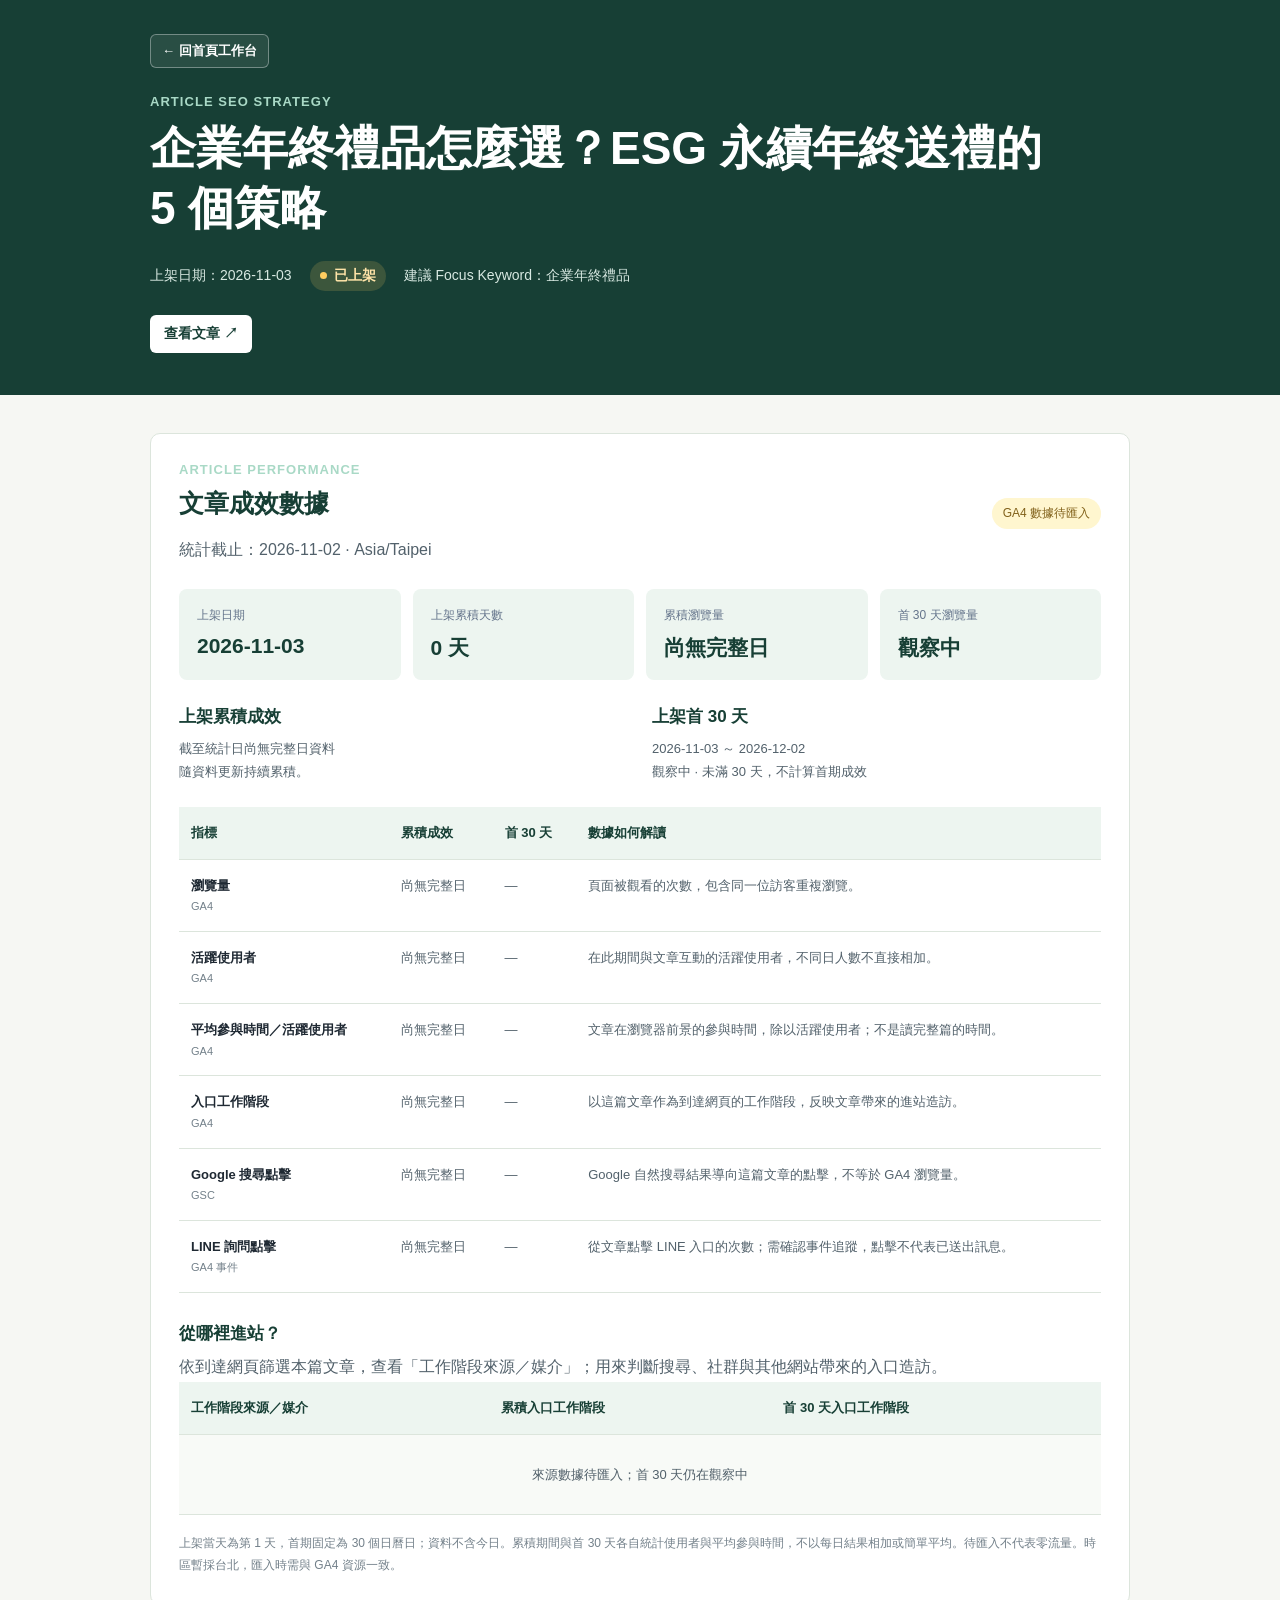
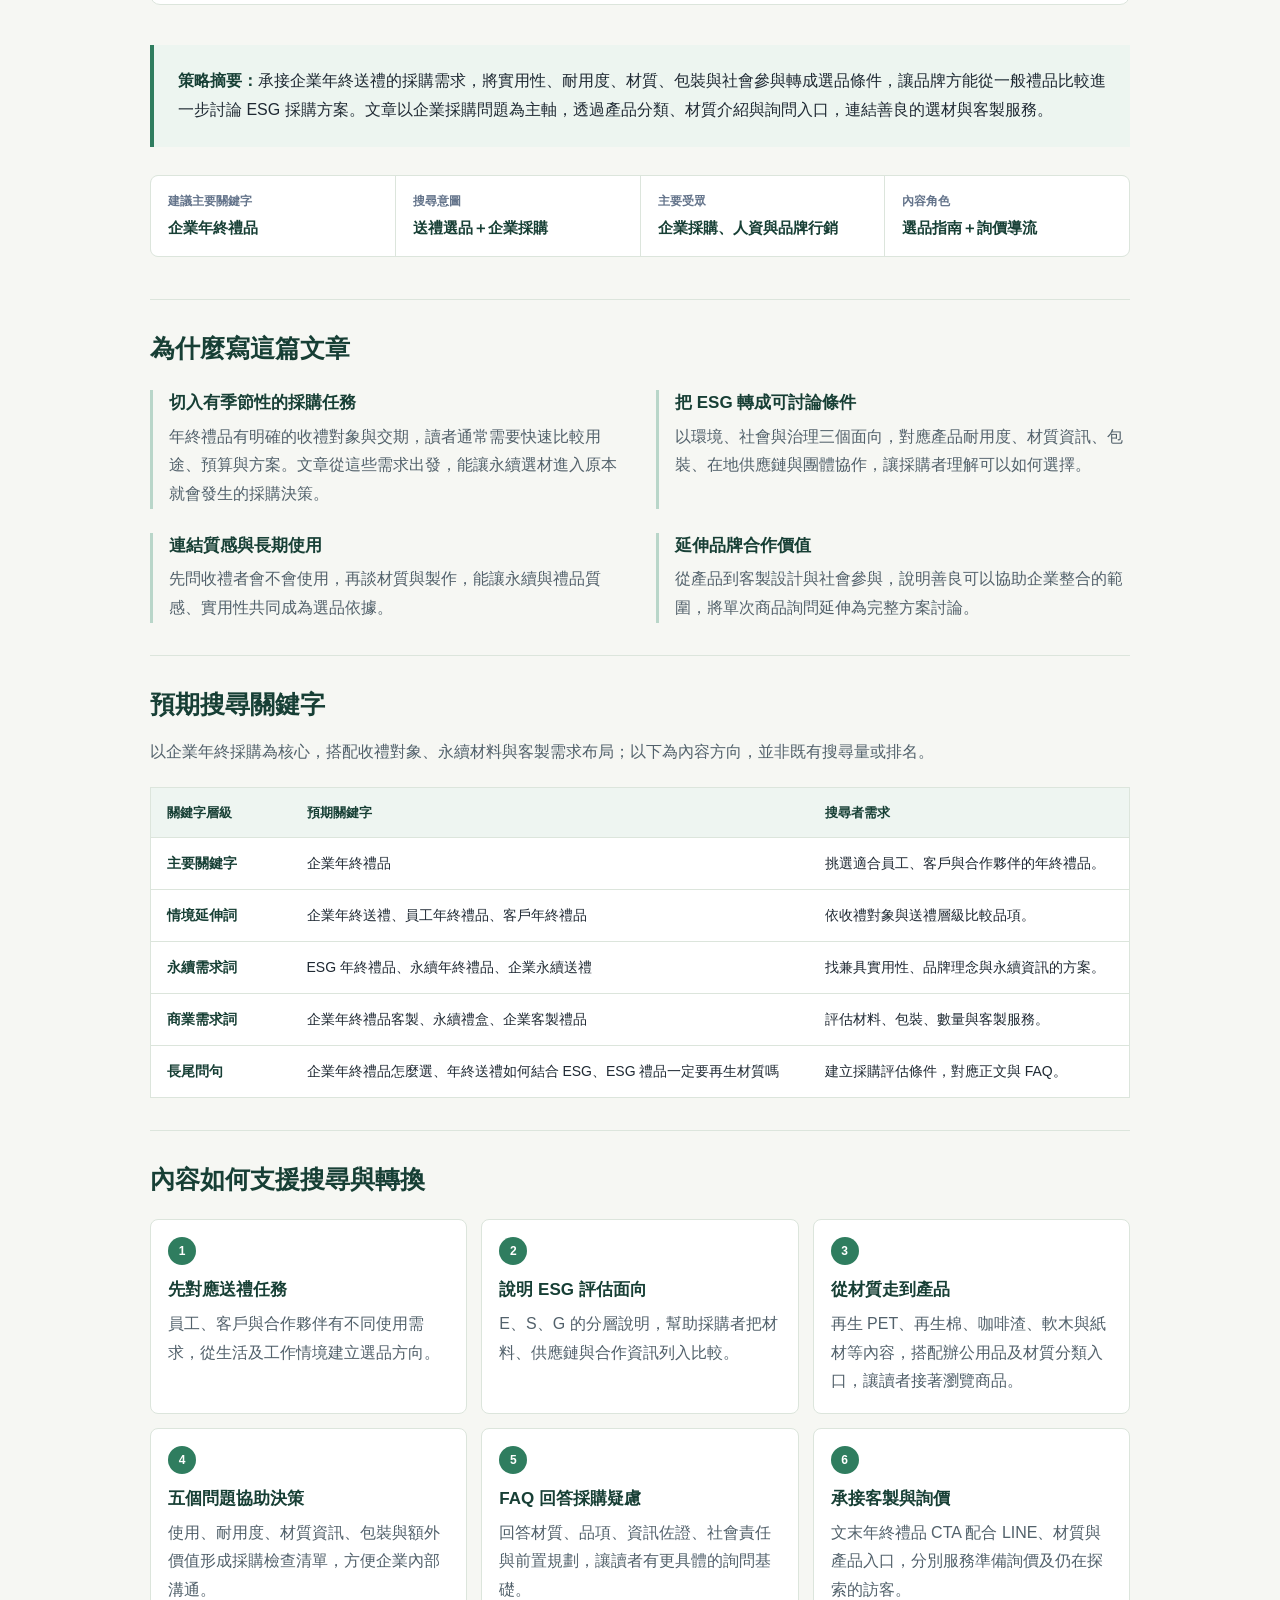
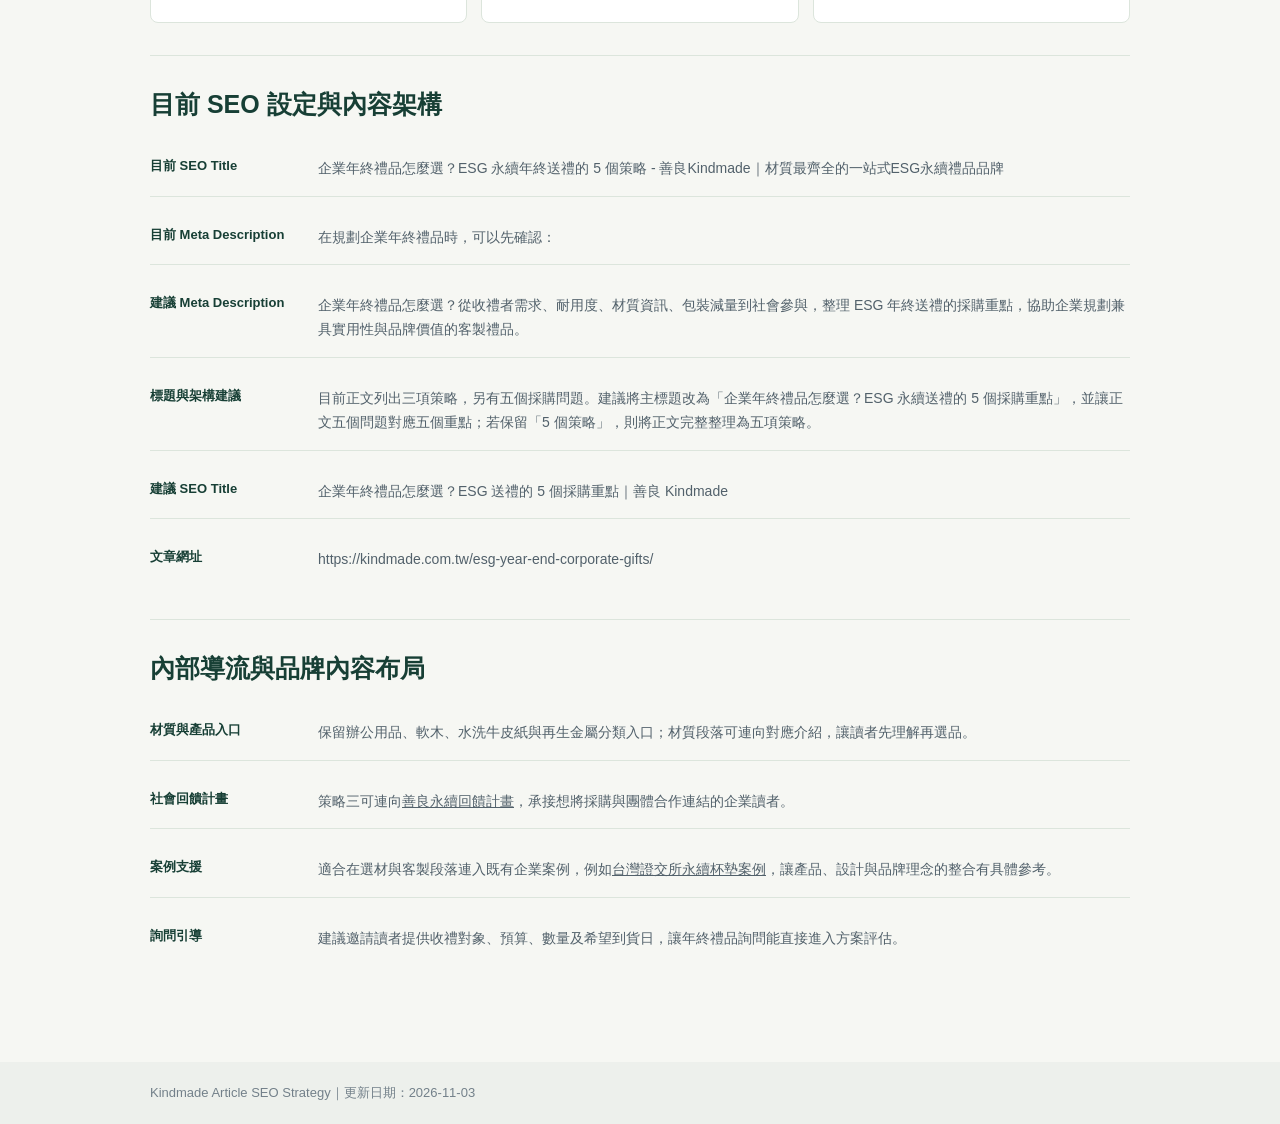
<file: docs/article-seo-year-end-gifts.html>
<!doctype html>
<html lang="zh-Hant"><head><meta charset="utf-8"><meta name="viewport" content="width=device-width,initial-scale=1"><meta name="robots" content="noindex,follow"><title>企業年終禮品文章 SEO 策略｜Kindmade 工作台</title><link rel="stylesheet" href="article-seo-strategy.css"><link rel="stylesheet" href="article-performance.css"><script src="article-traffic-data.js" defer></script><script src="article-traffic.js" defer></script><script src="article-performance.js" defer></script></head><body>
<header class="hero"><div class="container"><a class="back-link" href="index.html">← 回首頁工作台</a><div class="eyebrow">Article SEO Strategy</div><h1>企業年終禮品怎麼選？ESG 永續年終送禮的 5 個策略</h1><div class="hero-meta"><span>上架日期：2026-11-03</span><span class="status">已上架</span><span>建議 Focus Keyword：企業年終禮品</span></div><div class="hero-actions"><a class="external-link" href="https://kindmade.com.tw/esg-year-end-corporate-gifts/" target="_blank" rel="noopener noreferrer">查看文章 ↗</a></div></div></header>
<main><div class="container"><section id="article-performance" aria-label="文章成效數據"><noscript>請啟用 JavaScript 以顯示成效數據。</noscript></section><div class="summary"><strong>策略摘要：</strong>承接企業年終送禮的採購需求，將實用性、耐用度、材質、包裝與社會參與轉成選品條件，讓品牌方能從一般禮品比較進一步討論 ESG 採購方案。文章以企業採購問題為主軸，透過產品分類、材質介紹與詢問入口，連結善良的選材與客製服務。</div>
<div class="facts"><div class="fact"><div class="fact-label">建議主要關鍵字</div><div class="fact-value">企業年終禮品</div></div><div class="fact"><div class="fact-label">搜尋意圖</div><div class="fact-value">送禮選品＋企業採購</div></div><div class="fact"><div class="fact-label">主要受眾</div><div class="fact-value">企業採購、人資與品牌行銷</div></div><div class="fact"><div class="fact-label">內容角色</div><div class="fact-value">選品指南＋詢價導流</div></div></div>
<section class="section"><h2>為什麼寫這篇文章</h2><div class="reason-list"><div class="reason"><h3>切入有季節性的採購任務</h3><p>年終禮品有明確的收禮對象與交期，讀者通常需要快速比較用途、預算與方案。文章從這些需求出發，能讓永續選材進入原本就會發生的採購決策。</p></div><div class="reason"><h3>把 ESG 轉成可討論條件</h3><p>以環境、社會與治理三個面向，對應產品耐用度、材質資訊、包裝、在地供應鏈與團體協作，讓採購者理解可以如何選擇。</p></div><div class="reason"><h3>連結質感與長期使用</h3><p>先問收禮者會不會使用，再談材質與製作，能讓永續與禮品質感、實用性共同成為選品依據。</p></div><div class="reason"><h3>延伸品牌合作價值</h3><p>從產品到客製設計與社會參與，說明善良可以協助企業整合的範圍，將單次商品詢問延伸為完整方案討論。</p></div></div></section>
<section class="section"><h2>預期搜尋關鍵字</h2><p>以企業年終採購為核心，搭配收禮對象、永續材料與客製需求布局；以下為內容方向，並非既有搜尋量或排名。</p><table class="keyword-table"><thead><tr><th>關鍵字層級</th><th>預期關鍵字</th><th>搜尋者需求</th></tr></thead><tbody><tr><td>主要關鍵字</td><td>企業年終禮品</td><td>挑選適合員工、客戶與合作夥伴的年終禮品。</td></tr><tr><td>情境延伸詞</td><td>企業年終送禮、員工年終禮品、客戶年終禮品</td><td>依收禮對象與送禮層級比較品項。</td></tr><tr><td>永續需求詞</td><td>ESG 年終禮品、永續年終禮品、企業永續送禮</td><td>找兼具實用性、品牌理念與永續資訊的方案。</td></tr><tr><td>商業需求詞</td><td>企業年終禮品客製、永續禮盒、企業客製禮品</td><td>評估材料、包裝、數量與客製服務。</td></tr><tr><td>長尾問句</td><td>企業年終禮品怎麼選、年終送禮如何結合 ESG、ESG 禮品一定要再生材質嗎</td><td>建立採購評估條件，對應正文與 FAQ。</td></tr></tbody></table></section>
<section class="section"><h2>內容如何支援搜尋與轉換</h2><div class="content-flow"><div class="flow-item"><div class="flow-number">1</div><h3>先對應送禮任務</h3><p>員工、客戶與合作夥伴有不同使用需求，從生活及工作情境建立選品方向。</p></div><div class="flow-item"><div class="flow-number">2</div><h3>說明 ESG 評估面向</h3><p>E、S、G 的分層說明，幫助採購者把材料、供應鏈與合作資訊列入比較。</p></div><div class="flow-item"><div class="flow-number">3</div><h3>從材質走到產品</h3><p>再生 PET、再生棉、咖啡渣、軟木與紙材等內容，搭配辦公用品及材質分類入口，讓讀者接著瀏覽商品。</p></div><div class="flow-item"><div class="flow-number">4</div><h3>五個問題協助決策</h3><p>使用、耐用度、材質資訊、包裝與額外價值形成採購檢查清單，方便企業內部溝通。</p></div><div class="flow-item"><div class="flow-number">5</div><h3>FAQ 回答採購疑慮</h3><p>回答材質、品項、資訊佐證、社會責任與前置規劃，讓讀者有更具體的詢問基礎。</p></div><div class="flow-item"><div class="flow-number">6</div><h3>承接客製與詢價</h3><p>文末年終禮品 CTA 配合 LINE、材質與產品入口，分別服務準備詢價及仍在探索的訪客。</p></div></div></section>
<section class="section"><h2>目前 SEO 設定與內容架構</h2><div class="meta-block"><div class="meta-row"><div class="meta-label">目前 SEO Title</div><div class="meta-value">企業年終禮品怎麼選？ESG 永續年終送禮的 5 個策略 - 善良Kindmade｜材質最齊全的一站式ESG永續禮品品牌</div></div><div class="meta-row"><div class="meta-label">目前 Meta Description</div><div class="meta-value">在規劃企業年終禮品時，可以先確認：</div></div><div class="meta-row"><div class="meta-label">建議 Meta Description</div><div class="meta-value">企業年終禮品怎麼選？從收禮者需求、耐用度、材質資訊、包裝減量到社會參與，整理 ESG 年終送禮的採購重點，協助企業規劃兼具實用性與品牌價值的客製禮品。</div></div><div class="meta-row"><div class="meta-label">標題與架構建議</div><div class="meta-value">目前正文列出三項策略，另有五個採購問題。建議將主標題改為「企業年終禮品怎麼選？ESG 永續送禮的 5 個採購重點」，並讓正文五個問題對應五個重點；若保留「5 個策略」，則將正文完整整理為五項策略。</div></div><div class="meta-row"><div class="meta-label">建議 SEO Title</div><div class="meta-value">企業年終禮品怎麼選？ESG 送禮的 5 個採購重點｜善良 Kindmade</div></div><div class="meta-row"><div class="meta-label">文章網址</div><div class="meta-value">https://kindmade.com.tw/esg-year-end-corporate-gifts/</div></div></div></section>
<section class="section"><h2>內部導流與品牌內容布局</h2><div class="meta-block"><div class="meta-row"><div class="meta-label">材質與產品入口</div><div class="meta-value">保留辦公用品、軟木、水洗牛皮紙與再生金屬分類入口；材質段落可連向對應介紹，讓讀者先理解再選品。</div></div><div class="meta-row"><div class="meta-label">社會回饋計畫</div><div class="meta-value">策略三可連向<a href="https://kindmade.com.tw/kindmade-social-feedback-program/">善良永續回饋計畫</a>，承接想將採購與團體合作連結的企業讀者。</div></div><div class="meta-row"><div class="meta-label">案例支援</div><div class="meta-value">適合在選材與客製段落連入既有企業案例，例如<a href="https://kindmade.com.tw/sustainable-coaster-taiwan-stock-exchange/">台灣證交所永續杯墊案例</a>，讓產品、設計與品牌理念的整合有具體參考。</div></div><div class="meta-row"><div class="meta-label">詢問引導</div><div class="meta-value">建議邀請讀者提供收禮對象、預算、數量及希望到貨日，讓年終禮品詢問能直接進入方案評估。</div></div></div></section>
</div></main><footer><div class="container">Kindmade Article SEO Strategy｜更新日期：2026-11-03</div></footer></body></html>
</file>
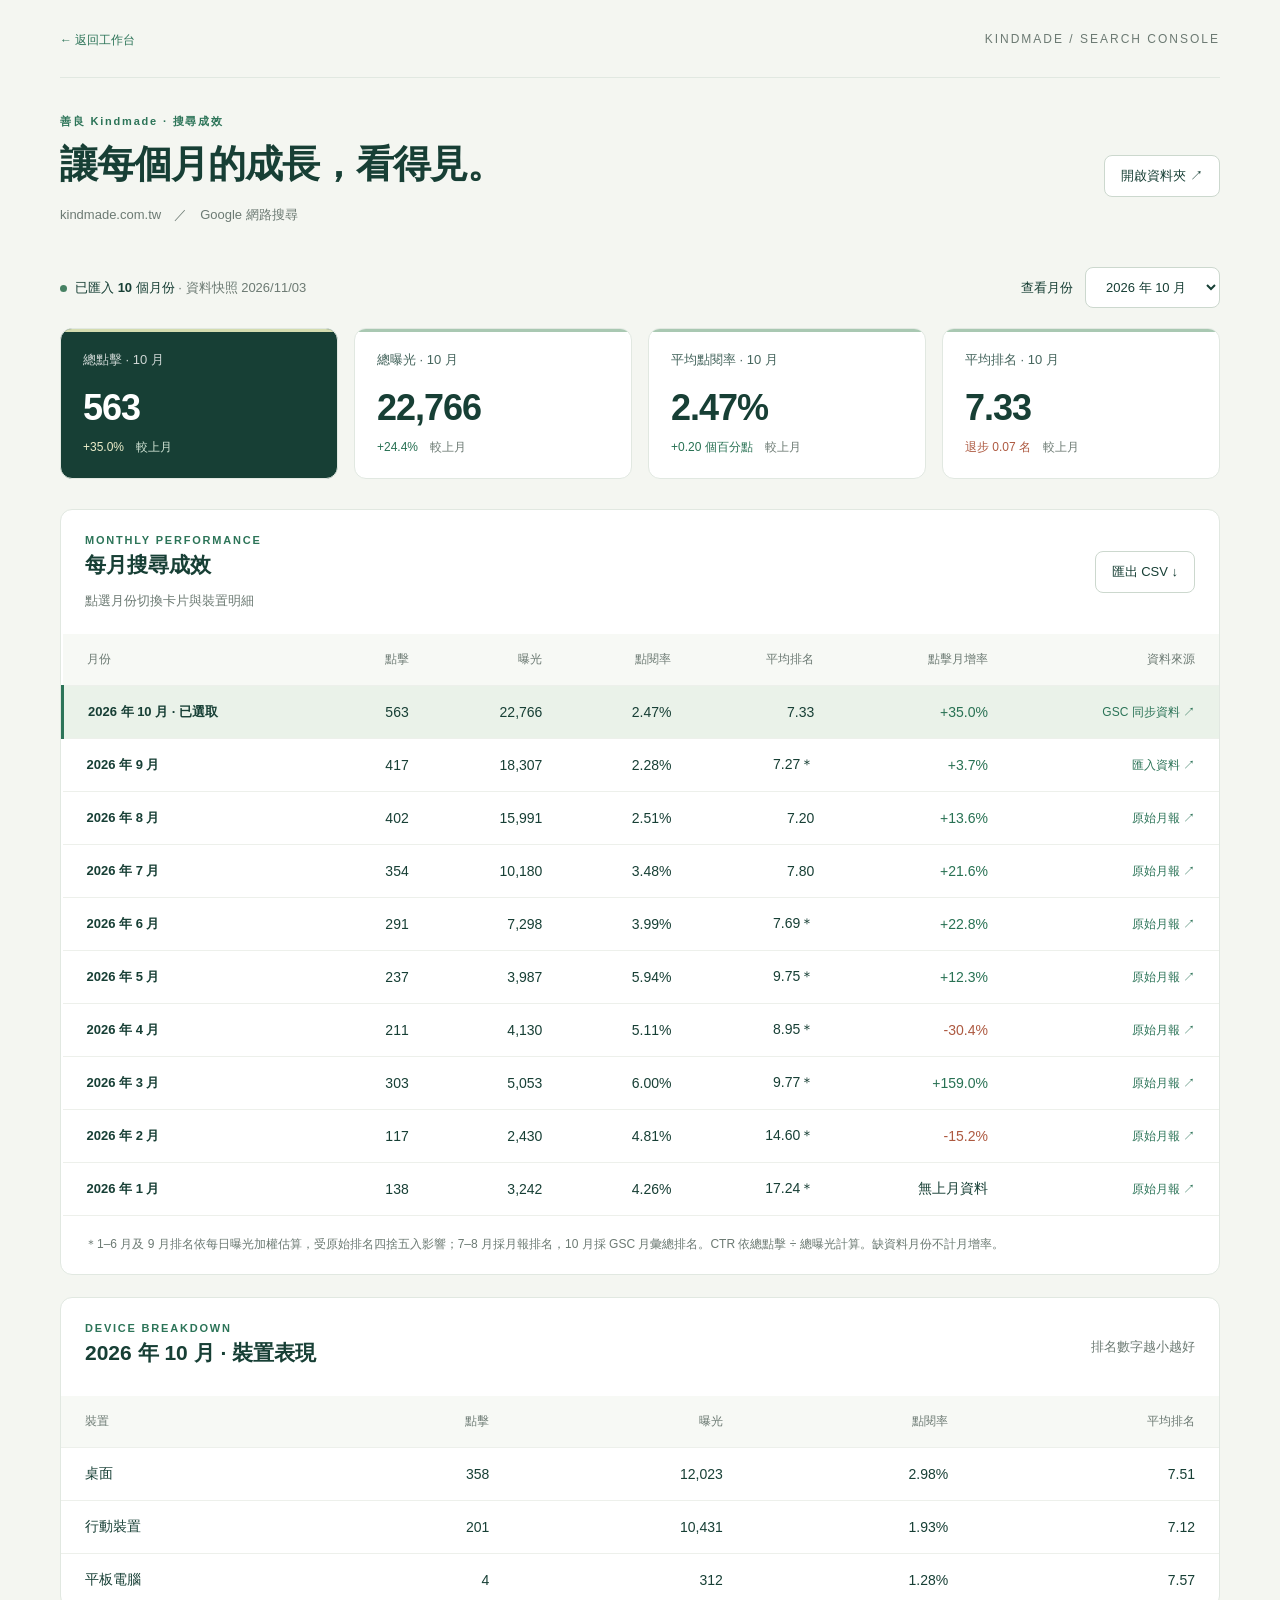
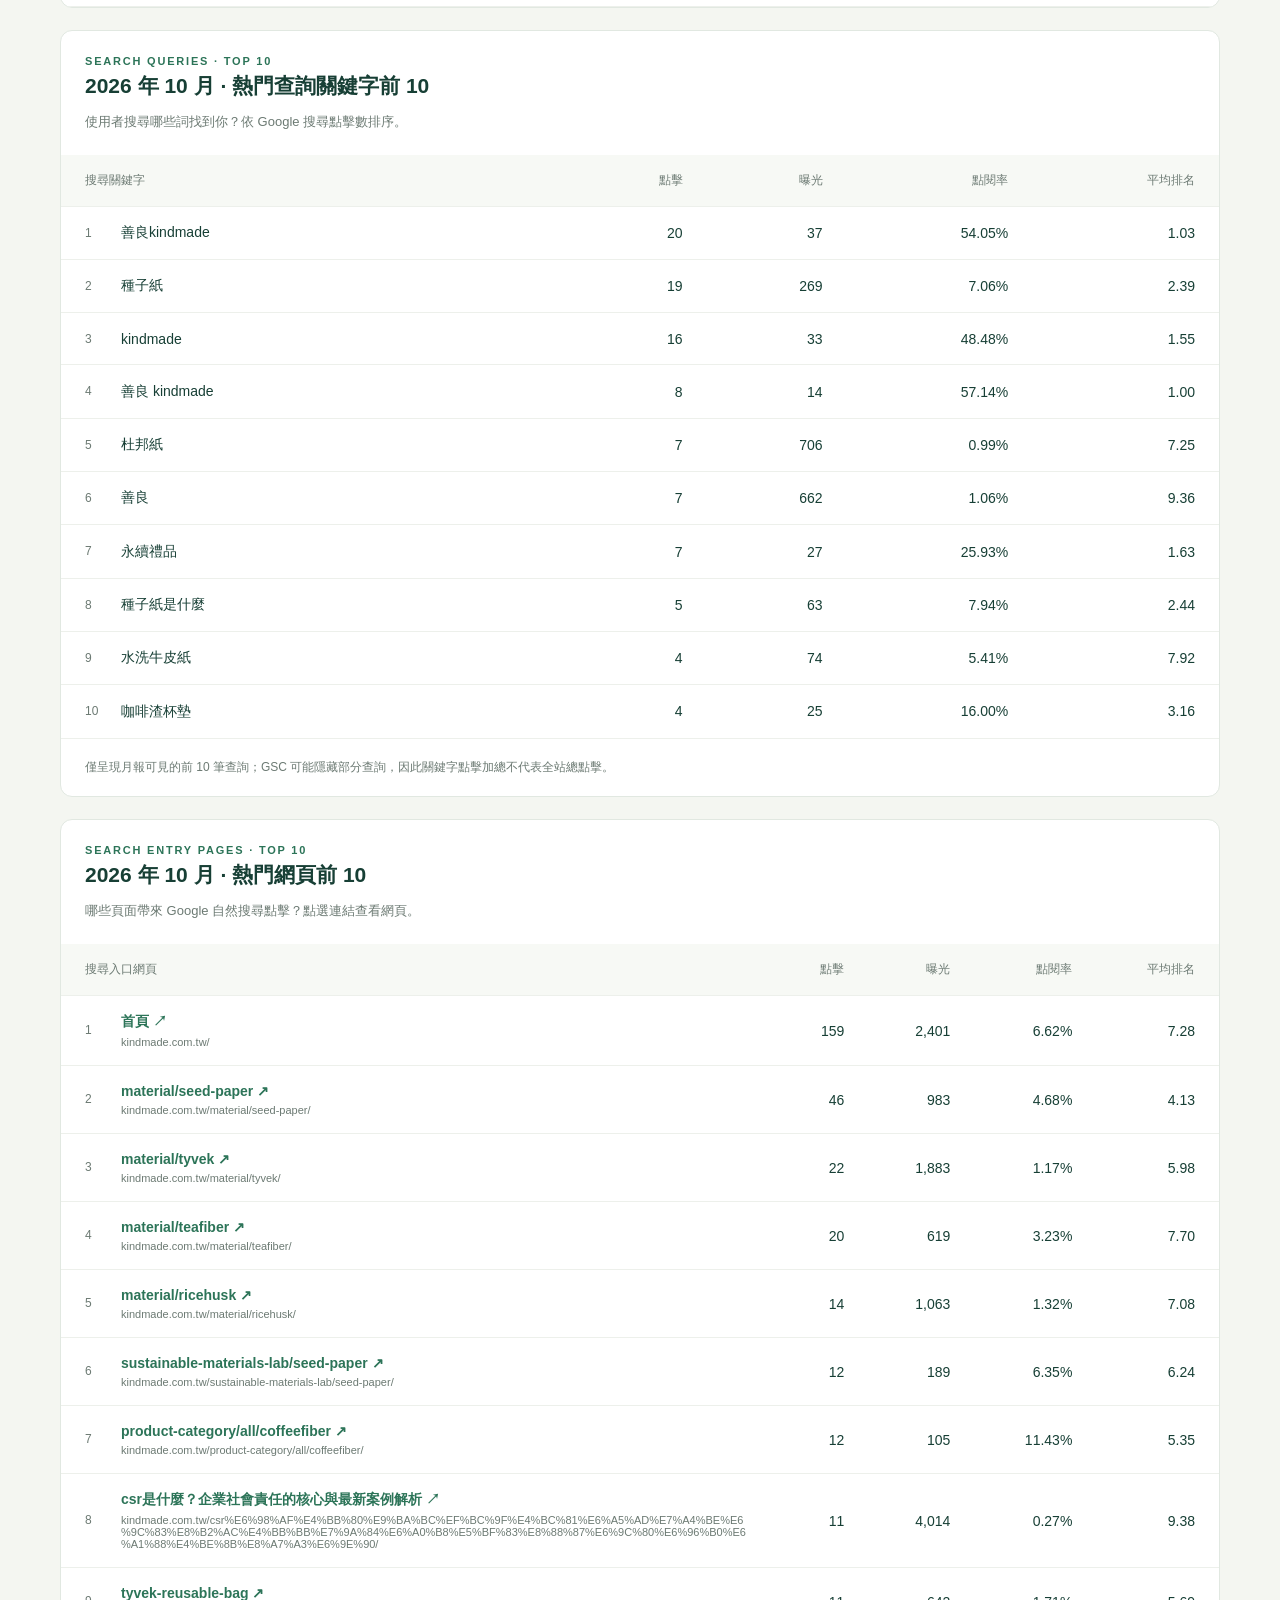
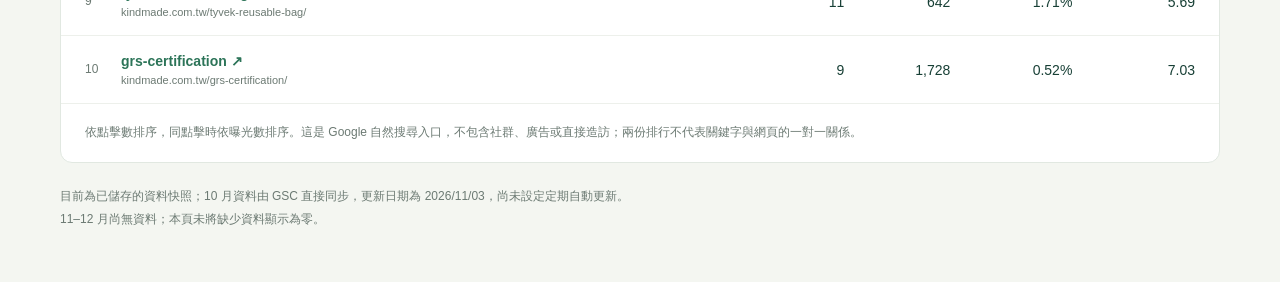
<file: docs/gsc-report.html>
<!doctype html>
<html lang="zh-Hant"><head><meta charset="utf-8"><meta name="viewport" content="width=device-width,initial-scale=1"><title>GSC 搜尋成效｜善良 Kindmade</title><link rel="stylesheet" href="gsc-report.css"><script src="gsc-data.js" defer></script><script src="gsc-report.js" defer></script></head>
<body><main><nav><a href="index.html">← 返回工作台</a><span>KINDMADE / SEARCH CONSOLE</span></nav><header><div><p class="eyebrow">善良 Kindmade · 搜尋成效</p><h1>讓每個月的成長，看得見。</h1><p class="muted">kindmade.com.tw　／　Google 網路搜尋</p></div><a class="button" href="https://drive.google.com/drive/folders/1HzR3D84sx2Qq9DZITt7MjvR7zAtdRkXg" target="_blank" rel="noopener">開啟資料夾 ↗</a></header>
<section class="toolbar"><div><span class="dot"></span>已匯入 <strong>10</strong> 個月份 <span class="muted">· 資料快照 2026/11/03</span></div><label>查看月份 <select id="month" aria-label="查看月份"></select></label></section>
<section id="cards" class="cards" aria-label="月份指標" aria-live="polite"></section>
<section class="panel"><div class="section-head"><div><p class="eyebrow">MONTHLY PERFORMANCE</p><h2>每月搜尋成效</h2><p class="muted">點選月份切換卡片與裝置明細</p></div><button id="export">匯出 CSV ↓</button></div><div class="table-wrap"><table><thead><tr><th>月份</th><th>點擊</th><th>曝光</th><th>點閱率</th><th>平均排名</th><th>點擊月增率</th><th>資料來源</th></tr></thead><tbody id="months"></tbody></table></div><p class="note">＊1–6 月及 9 月排名依每日曝光加權估算，受原始排名四捨五入影響；7–8 月採月報排名，10 月採 GSC 月彙總排名。CTR 依總點擊 ÷ 總曝光計算。缺資料月份不計月增率。</p></section>
<section class="panel"><div class="section-head"><div><p class="eyebrow">DEVICE BREAKDOWN</p><h2 id="device-title">裝置表現</h2></div><span class="muted">排名數字越小越好</span></div><div class="table-wrap"><table><thead><tr><th>裝置</th><th>點擊</th><th>曝光</th><th>點閱率</th><th>平均排名</th></tr></thead><tbody id="devices"></tbody></table></div></section>
<section class="panel" aria-labelledby="queries-title"><div class="section-head"><div><p class="eyebrow">SEARCH QUERIES · TOP 10</p><h2 id="queries-title">熱門查詢關鍵字</h2><p class="muted">使用者搜尋哪些詞找到你？依 Google 搜尋點擊數排序。</p></div></div><div class="table-wrap"><table class="entry-table"><thead><tr><th>搜尋關鍵字</th><th>點擊</th><th>曝光</th><th>點閱率</th><th>平均排名</th></tr></thead><tbody id="queries"></tbody></table></div><p class="note">僅呈現月報可見的前 10 筆查詢；GSC 可能隱藏部分查詢，因此關鍵字點擊加總不代表全站總點擊。</p></section>
<section class="panel" aria-labelledby="pages-title"><div class="section-head"><div><p class="eyebrow">SEARCH ENTRY PAGES · TOP 10</p><h2 id="pages-title">熱門網頁</h2><p class="muted">哪些頁面帶來 Google 自然搜尋點擊？點選連結查看網頁。</p></div></div><div class="table-wrap"><table class="entry-table"><thead><tr><th>搜尋入口網頁</th><th>點擊</th><th>曝光</th><th>點閱率</th><th>平均排名</th></tr></thead><tbody id="pages"></tbody></table></div><p class="note">依點擊數排序，同點擊時依曝光數排序。這是 Google 自然搜尋入口，不包含社群、廣告或直接造訪；兩份排行不代表關鍵字與網頁的一對一關係。</p></section>
<footer>目前為已儲存的資料快照；10 月資料由 GSC 直接同步，更新日期為 2026/11/03，尚未設定定期自動更新。<br>11–12 月尚無資料；本頁未將缺少資料顯示為零。</footer></main></body></html>
</file>
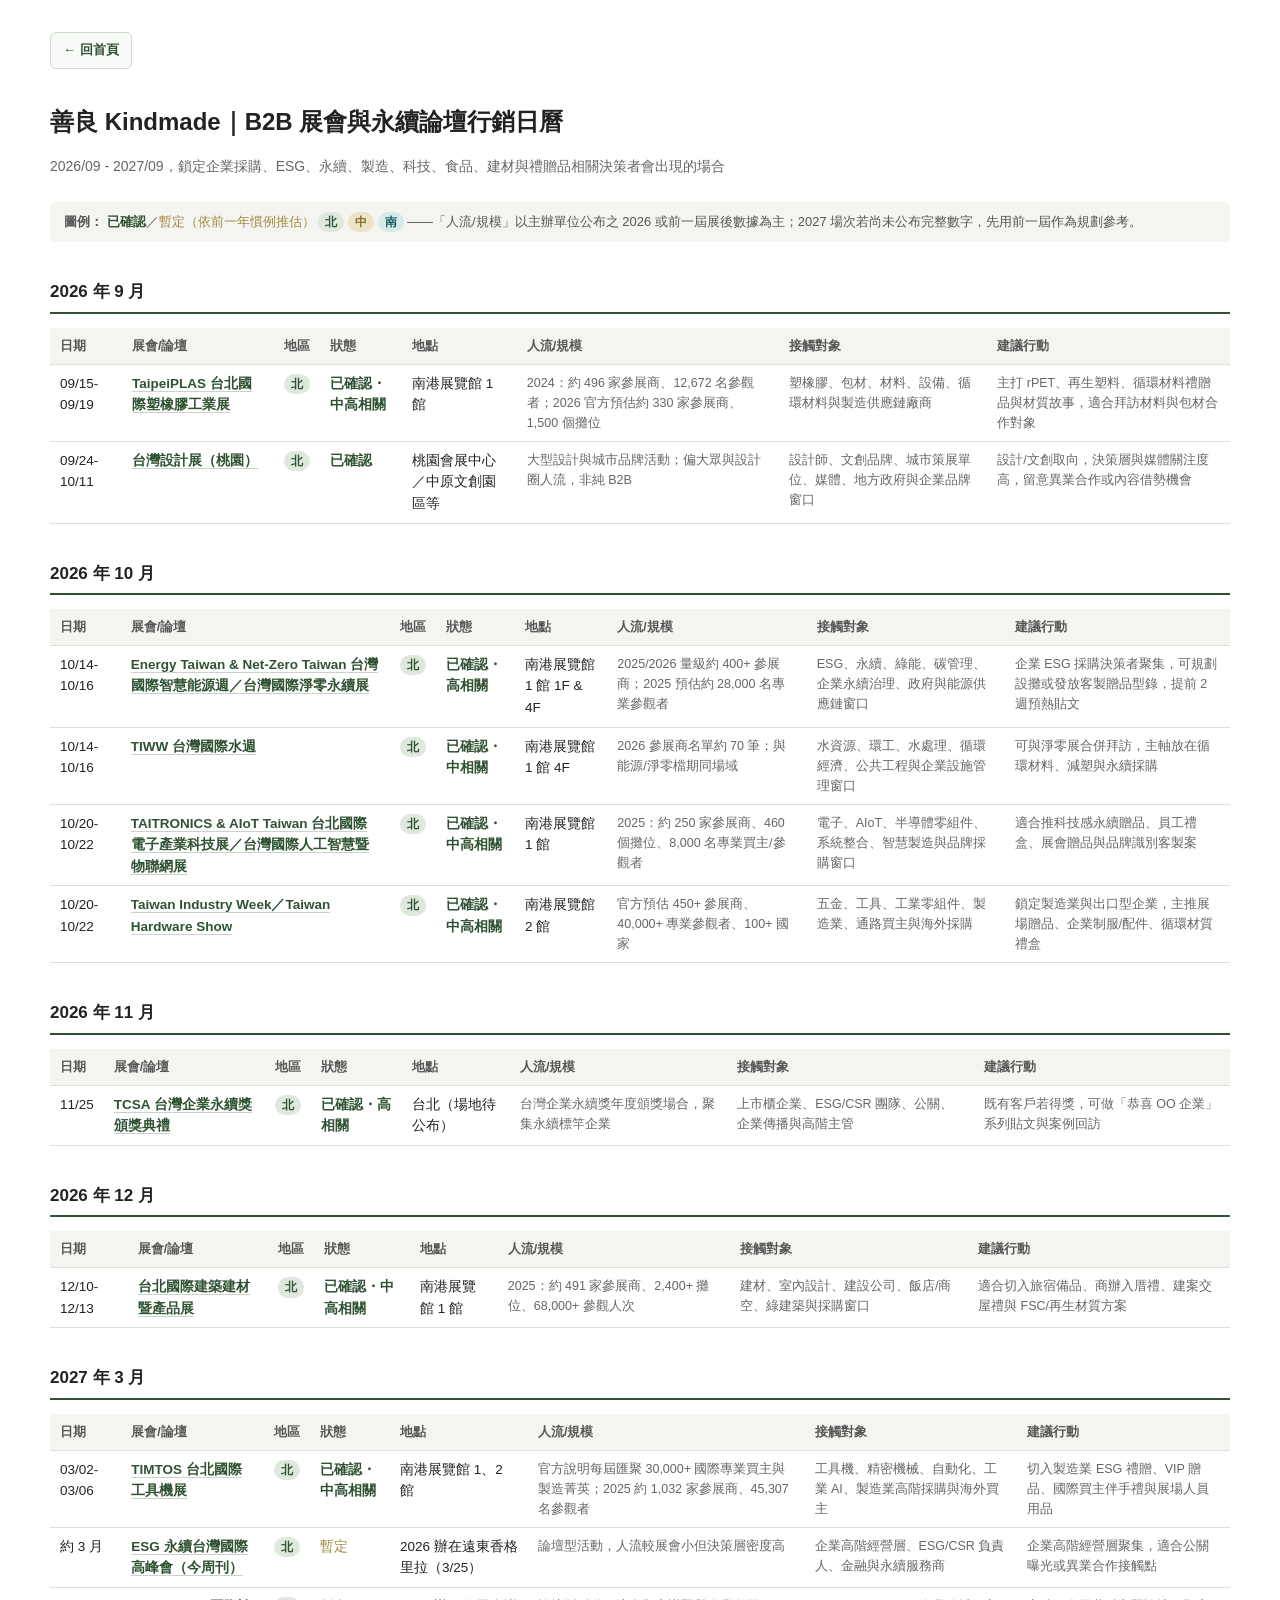
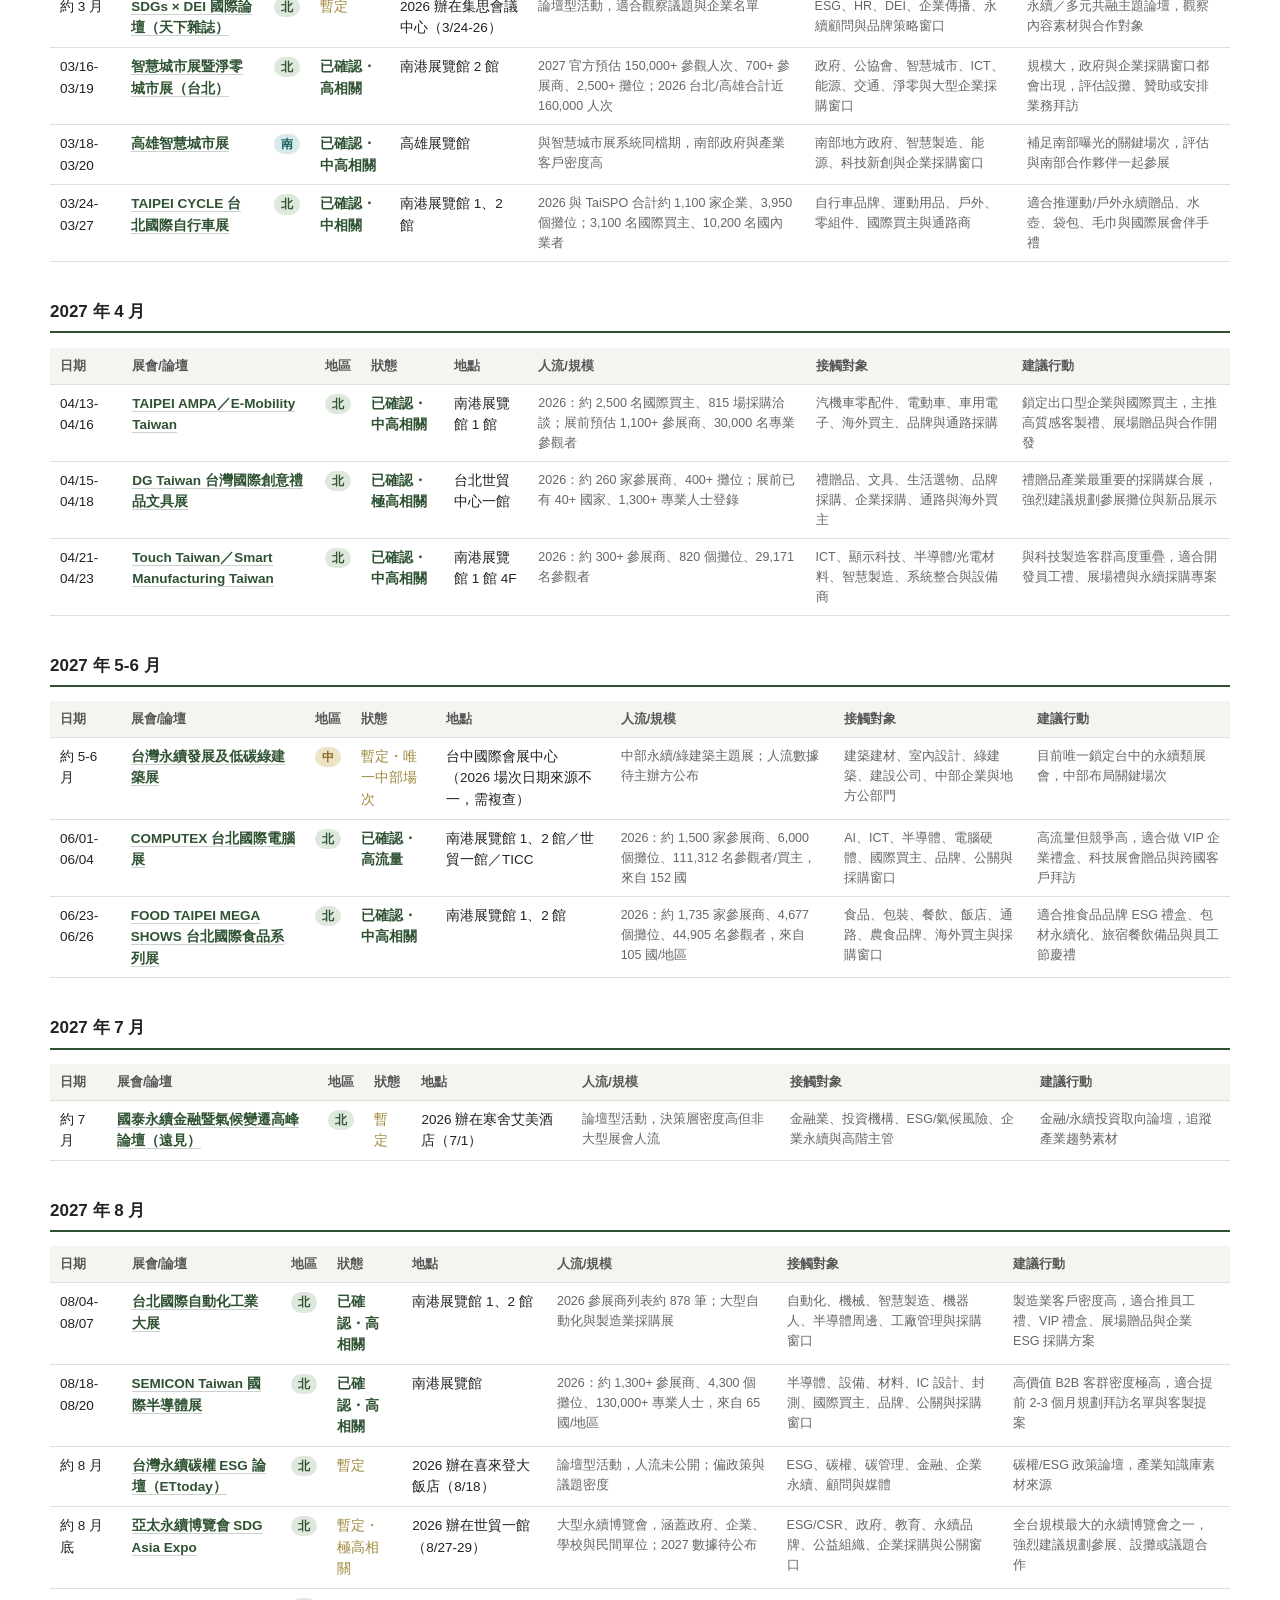
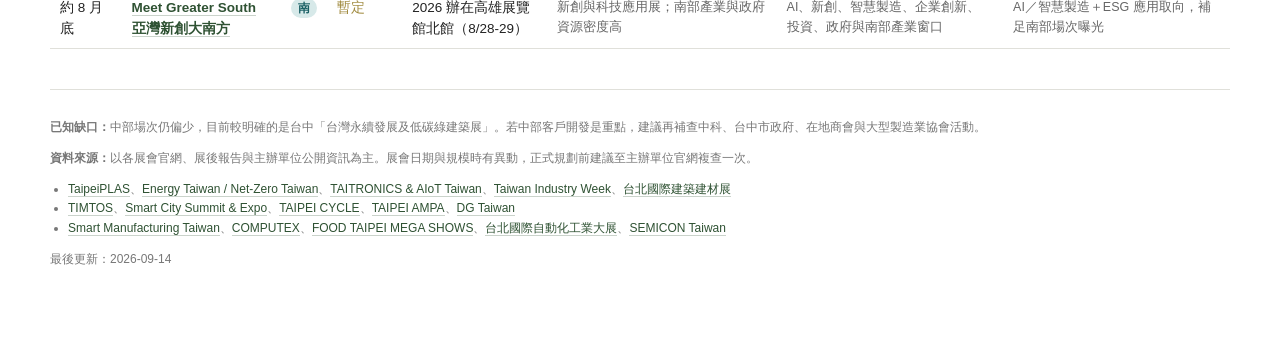
<file: docs/marketing-schedule.html>
<!DOCTYPE html>
<html lang="zh-Hant">
<head>
<meta charset="UTF-8">
<meta name="viewport" content="width=device-width, initial-scale=1.0">
<title>善良 Kindmade｜B2B 展會與永續論壇行銷日曆</title>
<style>
  body {
    font-family: "PingFang TC", "Microsoft JhengHei", Arial, sans-serif;
    max-width: 1180px;
    margin: 0 auto;
    padding: 32px 20px 60px;
    line-height: 1.6;
    color: #222;
    background: #fff;
  }
  h1 { font-size: 24px; margin-bottom: 4px; }
  .subtitle { color: #666; font-size: 14px; margin-bottom: 24px; }
  .home-link { display: inline-flex; align-items: center; gap: 6px; margin-bottom: 18px; padding: 7px 12px; border: 1px solid #cfd8cc; border-radius: 6px; color: #2f5233; font-size: 13px; font-weight: 700; text-decoration: none; background: #f8faf7; }
  .home-link:hover { border-color: #2f5233; background: #eef5ec; }
  .legend { font-size: 13px; color: #555; background: #f4f4f0; padding: 10px 14px; border-radius: 6px; margin-bottom: 28px; }
  h2 { font-size: 17px; margin-top: 36px; border-bottom: 2px solid #2f5233; padding-bottom: 6px; }
  .table-wrap { overflow-x: auto; margin-top: 10px; }
  table { width: 100%; min-width: 1080px; border-collapse: collapse; font-size: 13.5px; }
  th, td { text-align: left; padding: 8px 10px; border-bottom: 1px solid #e0e0da; vertical-align: top; }
  th { background: #f4f4f0; font-size: 12.5px; color: #555; white-space: nowrap; }
  a { color: #2f5233; text-decoration: none; border-bottom: 1px solid rgba(47, 82, 51, 0.25); }
  a:hover { border-bottom-color: #2f5233; }
  .event { font-weight: 700; }
  .region { display: inline-block; font-size: 11.5px; font-weight: bold; padding: 1px 7px; border-radius: 10px; white-space: nowrap; }
  .region-north { background: #dfe8dd; color: #2f5233; }
  .region-central { background: #ede4c7; color: #8a6b26; }
  .region-south { background: #d7e9e9; color: #175e63; }
  .status-confirmed { color: #2f5233; font-weight: bold; }
  .status-tentative { color: #a08a3e; }
  .note { font-size: 12.5px; color: #666; }
  footer { margin-top: 40px; padding-top: 16px; border-top: 1px solid #e0e0da; font-size: 12px; color: #777; }
  footer ul { padding-left: 18px; }
</style>
</head>
<body>

<a class="home-link" href="index.html">← 回首頁</a>
<h1>善良 Kindmade｜B2B 展會與永續論壇行銷日曆</h1>
<p class="subtitle">2026/09 - 2027/09，鎖定企業採購、ESG、永續、製造、科技、食品、建材與禮贈品相關決策者會出現的場合</p>

<div class="legend">
  <strong>圖例：</strong>
  <span class="status-confirmed">已確認</span>／<span class="status-tentative">暫定（依前一年慣例推估）</span>
  <span class="region region-north">北</span>
  <span class="region region-central">中</span>
  <span class="region region-south">南</span>
  ——「人流/規模」以主辦單位公布之 2026 或前一屆展後數據為主；2027 場次若尚未公布完整數字，先用前一屆作為規劃參考。
</div>

<h2>2026 年 9 月</h2>
<div class="table-wrap">
<table>
  <tr><th>日期</th><th>展會/論壇</th><th>地區</th><th>狀態</th><th>地點</th><th>人流/規模</th><th>接觸對象</th><th>建議行動</th></tr>
  <tr>
    <td>09/15-09/19</td>
    <td class="event"><a href="https://www.taipeiplas.com.tw/en/index.html" target="_blank" rel="noopener noreferrer">TaipeiPLAS 台北國際塑橡膠工業展</a></td>
    <td><span class="region region-north">北</span></td>
    <td class="status-confirmed">已確認・中高相關</td>
    <td>南港展覽館 1 館</td>
    <td class="note">2024：約 496 家參展商、12,672 名參觀者；2026 官方預估約 330 家參展商、1,500 個攤位</td>
    <td class="note">塑橡膠、包材、材料、設備、循環材料與製造供應鏈廠商</td>
    <td class="note">主打 rPET、再生塑料、循環材料禮贈品與材質故事，適合拜訪材料與包材合作對象</td>
  </tr>
  <tr>
    <td>09/24-10/11</td>
    <td class="event"><a href="https://designexpo.org.tw/designexpo/zh-TW" target="_blank" rel="noopener noreferrer">台灣設計展（桃園）</a></td>
    <td><span class="region region-north">北</span></td>
    <td class="status-confirmed">已確認</td>
    <td>桃園會展中心／中原文創園區等</td>
    <td class="note">大型設計與城市品牌活動；偏大眾與設計圈人流，非純 B2B</td>
    <td class="note">設計師、文創品牌、城市策展單位、媒體、地方政府與企業品牌窗口</td>
    <td class="note">設計/文創取向，決策層與媒體關注度高，留意異業合作或內容借勢機會</td>
  </tr>
</table>
</div>

<h2>2026 年 10 月</h2>
<div class="table-wrap">
<table>
  <tr><th>日期</th><th>展會/論壇</th><th>地區</th><th>狀態</th><th>地點</th><th>人流/規模</th><th>接觸對象</th><th>建議行動</th></tr>
  <tr>
    <td>10/14-10/16</td>
    <td class="event"><a href="https://www.energytaiwan.com.tw/zh-tw/menu/6FC45DE3E1E639C2D0636733C6861689/info.html" target="_blank" rel="noopener noreferrer">Energy Taiwan &amp; Net-Zero Taiwan 台灣國際智慧能源週／台灣國際淨零永續展</a></td>
    <td><span class="region region-north">北</span></td>
    <td class="status-confirmed">已確認・高相關</td>
    <td>南港展覽館 1 館 1F &amp; 4F</td>
    <td class="note">2025/2026 量級約 400+ 參展商；2025 預估約 28,000 名專業參觀者</td>
    <td class="note">ESG、永續、綠能、碳管理、企業永續治理、政府與能源供應鏈窗口</td>
    <td class="note">企業 ESG 採購決策者聚集，可規劃設攤或發放客製贈品型錄，提前 2 週預熱貼文</td>
  </tr>
  <tr>
    <td>10/14-10/16</td>
    <td class="event"><a href="https://www.taiwanintlwaterweek.com/en/index.html" target="_blank" rel="noopener noreferrer">TIWW 台灣國際水週</a></td>
    <td><span class="region region-north">北</span></td>
    <td class="status-confirmed">已確認・中相關</td>
    <td>南港展覽館 1 館 4F</td>
    <td class="note">2026 參展商名單約 70 筆；與能源/淨零檔期同場域</td>
    <td class="note">水資源、環工、水處理、循環經濟、公共工程與企業設施管理窗口</td>
    <td class="note">可與淨零展合併拜訪，主軸放在循環材料、減塑與永續採購</td>
  </tr>
  <tr>
    <td>10/20-10/22</td>
    <td class="event"><a href="https://www.taitronics.tw/en/index.html" target="_blank" rel="noopener noreferrer">TAITRONICS &amp; AIoT Taiwan 台北國際電子產業科技展／台灣國際人工智慧暨物聯網展</a></td>
    <td><span class="region region-north">北</span></td>
    <td class="status-confirmed">已確認・中高相關</td>
    <td>南港展覽館 1 館</td>
    <td class="note">2025：約 250 家參展商、460 個攤位、8,000 名專業買主/參觀者</td>
    <td class="note">電子、AIoT、半導體零組件、系統整合、智慧製造與品牌採購窗口</td>
    <td class="note">適合推科技感永續贈品、員工禮盒、展會贈品與品牌識別客製案</td>
  </tr>
  <tr>
    <td>10/20-10/22</td>
    <td class="event"><a href="https://taiwanindustryweek.com.tw/en" target="_blank" rel="noopener noreferrer">Taiwan Industry Week／Taiwan Hardware Show</a></td>
    <td><span class="region region-north">北</span></td>
    <td class="status-confirmed">已確認・中高相關</td>
    <td>南港展覽館 2 館</td>
    <td class="note">官方預估 450+ 參展商、40,000+ 專業參觀者、100+ 國家</td>
    <td class="note">五金、工具、工業零組件、製造業、通路買主與海外採購</td>
    <td class="note">鎖定製造業與出口型企業，主推展場贈品、企業制服/配件、循環材質禮盒</td>
  </tr>
</table>
</div>

<h2>2026 年 11 月</h2>
<div class="table-wrap">
<table>
  <tr><th>日期</th><th>展會/論壇</th><th>地區</th><th>狀態</th><th>地點</th><th>人流/規模</th><th>接觸對象</th><th>建議行動</th></tr>
  <tr>
    <td>11/25</td>
    <td class="event"><a href="https://tcsaward.org.tw/tw/main/index" target="_blank" rel="noopener noreferrer">TCSA 台灣企業永續獎頒獎典禮</a></td>
    <td><span class="region region-north">北</span></td>
    <td class="status-confirmed">已確認・高相關</td>
    <td>台北（場地待公布）</td>
    <td class="note">台灣企業永續獎年度頒獎場合，聚集永續標竿企業</td>
    <td class="note">上市櫃企業、ESG/CSR 團隊、公關、企業傳播與高階主管</td>
    <td class="note">既有客戶若得獎，可做「恭喜 OO 企業」系列貼文與案例回訪</td>
  </tr>
</table>
</div>

<h2>2026 年 12 月</h2>
<div class="table-wrap">
<table>
  <tr><th>日期</th><th>展會/論壇</th><th>地區</th><th>狀態</th><th>地點</th><th>人流/規模</th><th>接觸對象</th><th>建議行動</th></tr>
  <tr>
    <td>12/10-12/13</td>
    <td class="event"><a href="https://www.taipeibex.com.tw/zh-tw/index.html" target="_blank" rel="noopener noreferrer">台北國際建築建材暨產品展</a></td>
    <td><span class="region region-north">北</span></td>
    <td class="status-confirmed">已確認・中高相關</td>
    <td>南港展覽館 1 館</td>
    <td class="note">2025：約 491 家參展商、2,400+ 攤位、68,000+ 參觀人次</td>
    <td class="note">建材、室內設計、建設公司、飯店/商空、綠建築與採購窗口</td>
    <td class="note">適合切入旅宿備品、商辦入厝禮、建案交屋禮與 FSC/再生材質方案</td>
  </tr>
</table>
</div>

<h2>2027 年 3 月</h2>
<div class="table-wrap">
<table>
  <tr><th>日期</th><th>展會/論壇</th><th>地區</th><th>狀態</th><th>地點</th><th>人流/規模</th><th>接觸對象</th><th>建議行動</th></tr>
  <tr>
    <td>03/02-03/06</td>
    <td class="event"><a href="https://www.timtos.com.tw/zh-tw/index.html" target="_blank" rel="noopener noreferrer">TIMTOS 台北國際工具機展</a></td>
    <td><span class="region region-north">北</span></td>
    <td class="status-confirmed">已確認・中高相關</td>
    <td>南港展覽館 1、2 館</td>
    <td class="note">官方說明每屆匯聚 30,000+ 國際專業買主與製造菁英；2025 約 1,032 家參展商、45,307 名參觀者</td>
    <td class="note">工具機、精密機械、自動化、工業 AI、製造業高階採購與海外買主</td>
    <td class="note">切入製造業 ESG 禮贈、VIP 贈品、國際買主伴手禮與展場人員用品</td>
  </tr>
  <tr>
    <td>約 3 月</td>
    <td class="event"><a href="https://events.businesstoday.com.tw/2026/esg_summit/" target="_blank" rel="noopener noreferrer">ESG 永續台灣國際高峰會（今周刊）</a></td>
    <td><span class="region region-north">北</span></td>
    <td class="status-tentative">暫定</td>
    <td>2026 辦在遠東香格里拉（3/25）</td>
    <td class="note">論壇型活動，人流較展會小但決策層密度高</td>
    <td class="note">企業高階經營層、ESG/CSR 負責人、金融與永續服務商</td>
    <td class="note">企業高階經營層聚集，適合公關曝光或異業合作接觸點</td>
  </tr>
  <tr>
    <td>約 3 月</td>
    <td class="event"><a href="https://csr.cw.com.tw/topics/2026sdgs-dei/" target="_blank" rel="noopener noreferrer">SDGs × DEI 國際論壇（天下雜誌）</a></td>
    <td><span class="region region-north">北</span></td>
    <td class="status-tentative">暫定</td>
    <td>2026 辦在集思會議中心（3/24-26）</td>
    <td class="note">論壇型活動，適合觀察議題與企業名單</td>
    <td class="note">ESG、HR、DEI、企業傳播、永續顧問與品牌策略窗口</td>
    <td class="note">永續／多元共融主題論壇，觀察內容素材與合作對象</td>
  </tr>
  <tr>
    <td>03/16-03/19</td>
    <td class="event"><a href="https://en.smartcity.org.tw/index.php/en-us/about/scse-taipei" target="_blank" rel="noopener noreferrer">智慧城市展暨淨零城市展（台北）</a></td>
    <td><span class="region region-north">北</span></td>
    <td class="status-confirmed">已確認・高相關</td>
    <td>南港展覽館 2 館</td>
    <td class="note">2027 官方預估 150,000+ 參觀人次、700+ 參展商、2,500+ 攤位；2026 台北/高雄合計近 160,000 人次</td>
    <td class="note">政府、公協會、智慧城市、ICT、能源、交通、淨零與大型企業採購窗口</td>
    <td class="note">規模大，政府與企業採購窗口都會出現，評估設攤、贊助或安排業務拜訪</td>
  </tr>
  <tr>
    <td>03/18-03/20</td>
    <td class="event"><a href="https://en.smartcity.org.tw/index.php/en-us/about/scse-kaohsiung" target="_blank" rel="noopener noreferrer">高雄智慧城市展</a></td>
    <td><span class="region region-south">南</span></td>
    <td class="status-confirmed">已確認・中高相關</td>
    <td>高雄展覽館</td>
    <td class="note">與智慧城市展系統同檔期，南部政府與產業客戶密度高</td>
    <td class="note">南部地方政府、智慧製造、能源、科技新創與企業採購窗口</td>
    <td class="note">補足南部曝光的關鍵場次，評估與南部合作夥伴一起參展</td>
  </tr>
  <tr>
    <td>03/24-03/27</td>
    <td class="event"><a href="https://www.taipeicycle.com.tw/en/index.html" target="_blank" rel="noopener noreferrer">TAIPEI CYCLE 台北國際自行車展</a></td>
    <td><span class="region region-north">北</span></td>
    <td class="status-confirmed">已確認・中相關</td>
    <td>南港展覽館 1、2 館</td>
    <td class="note">2026 與 TaiSPO 合計約 1,100 家企業、3,950 個攤位；3,100 名國際買主、10,200 名國內業者</td>
    <td class="note">自行車品牌、運動用品、戶外、零組件、國際買主與通路商</td>
    <td class="note">適合推運動/戶外永續贈品、水壺、袋包、毛巾與國際展會伴手禮</td>
  </tr>
</table>
</div>

<h2>2027 年 4 月</h2>
<div class="table-wrap">
<table>
  <tr><th>日期</th><th>展會/論壇</th><th>地區</th><th>狀態</th><th>地點</th><th>人流/規模</th><th>接觸對象</th><th>建議行動</th></tr>
  <tr>
    <td>04/13-04/16</td>
    <td class="event"><a href="https://www.taipeiampa.com.tw/en/menu/D828DF767675AECED0636733C6861689/info.html" target="_blank" rel="noopener noreferrer">TAIPEI AMPA／E-Mobility Taiwan</a></td>
    <td><span class="region region-north">北</span></td>
    <td class="status-confirmed">已確認・中高相關</td>
    <td>南港展覽館 1 館</td>
    <td class="note">2026：約 2,500 名國際買主、815 場採購洽談；展前預估 1,100+ 參展商、30,000 名專業參觀者</td>
    <td class="note">汽機車零配件、電動車、車用電子、海外買主、品牌與通路採購</td>
    <td class="note">鎖定出口型企業與國際買主，主推高質感客製禮、展場贈品與合作開發</td>
  </tr>
  <tr>
    <td>04/15-04/18</td>
    <td class="event"><a href="https://www.dgtaiwan.com/zh-tw/menu/D06EBDE13FBF47FCD0636733C6861689/info.html" target="_blank" rel="noopener noreferrer">DG Taiwan 台灣國際創意禮品文具展</a></td>
    <td><span class="region region-north">北</span></td>
    <td class="status-confirmed">已確認・極高相關</td>
    <td>台北世貿中心一館</td>
    <td class="note">2026：約 260 家參展商、400+ 攤位；展前已有 40+ 國家、1,300+ 專業人士登錄</td>
    <td class="note">禮贈品、文具、生活選物、品牌採購、企業採購、通路與海外買主</td>
    <td class="note">禮贈品產業最重要的採購媒合展，強烈建議規劃參展攤位與新品展示</td>
  </tr>
  <tr>
    <td>04/21-04/23</td>
    <td class="event"><a href="https://www.monitech.com.tw/en/" target="_blank" rel="noopener noreferrer">Touch Taiwan／Smart Manufacturing Taiwan</a></td>
    <td><span class="region region-north">北</span></td>
    <td class="status-confirmed">已確認・中高相關</td>
    <td>南港展覽館 1 館 4F</td>
    <td class="note">2026：約 300+ 參展商、820 個攤位、29,171 名參觀者</td>
    <td class="note">ICT、顯示科技、半導體/光電材料、智慧製造、系統整合與設備商</td>
    <td class="note">與科技製造客群高度重疊，適合開發員工禮、展場禮與永續採購專案</td>
  </tr>
</table>
</div>

<h2>2027 年 5-6 月</h2>
<div class="table-wrap">
<table>
  <tr><th>日期</th><th>展會/論壇</th><th>地區</th><th>狀態</th><th>地點</th><th>人流/規模</th><th>接觸對象</th><th>建議行動</th></tr>
  <tr>
    <td>約 5-6 月</td>
    <td class="event"><a href="https://tgef.tw/index.php" target="_blank" rel="noopener noreferrer">台灣永續發展及低碳綠建築展</a></td>
    <td><span class="region region-central">中</span></td>
    <td class="status-tentative">暫定・唯一中部場次</td>
    <td>台中國際會展中心（2026 場次日期來源不一，需複查）</td>
    <td class="note">中部永續/綠建築主題展；人流數據待主辦方公布</td>
    <td class="note">建築建材、室內設計、綠建築、建設公司、中部企業與地方公部門</td>
    <td class="note">目前唯一鎖定台中的永續類展會，中部布局關鍵場次</td>
  </tr>
  <tr>
    <td>06/01-06/04</td>
    <td class="event"><a href="https://www.computextaipei.com.tw/en/index.html" target="_blank" rel="noopener noreferrer">COMPUTEX 台北國際電腦展</a></td>
    <td><span class="region region-north">北</span></td>
    <td class="status-confirmed">已確認・高流量</td>
    <td>南港展覽館 1、2 館／世貿一館／TICC</td>
    <td class="note">2026：約 1,500 家參展商、6,000 個攤位、111,312 名參觀者/買主，來自 152 國</td>
    <td class="note">AI、ICT、半導體、電腦硬體、國際買主、品牌、公關與採購窗口</td>
    <td class="note">高流量但競爭高，適合做 VIP 企業禮盒、科技展會贈品與跨國客戶拜訪</td>
  </tr>
  <tr>
    <td>06/23-06/26</td>
    <td class="event"><a href="https://www.foodtaipei.com.tw/zh-tw/menu/D36D21463B36FBB5D0636733C6861689/info.html" target="_blank" rel="noopener noreferrer">FOOD TAIPEI MEGA SHOWS 台北國際食品系列展</a></td>
    <td><span class="region region-north">北</span></td>
    <td class="status-confirmed">已確認・中高相關</td>
    <td>南港展覽館 1、2 館</td>
    <td class="note">2026：約 1,735 家參展商、4,677 個攤位、44,905 名參觀者，來自 105 國/地區</td>
    <td class="note">食品、包裝、餐飲、飯店、通路、農食品牌、海外買主與採購窗口</td>
    <td class="note">適合推食品品牌 ESG 禮盒、包材永續化、旅宿餐飲備品與員工節慶禮</td>
  </tr>
</table>
</div>

<h2>2027 年 7 月</h2>
<div class="table-wrap">
<table>
  <tr><th>日期</th><th>展會/論壇</th><th>地區</th><th>狀態</th><th>地點</th><th>人流/規模</th><th>接觸對象</th><th>建議行動</th></tr>
  <tr>
    <td>約 7 月</td>
    <td class="event"><a href="https://event.gvm.com.tw/CathaySummit/2025/?from=cathay_internal" target="_blank" rel="noopener noreferrer">國泰永續金融暨氣候變遷高峰論壇（遠見）</a></td>
    <td><span class="region region-north">北</span></td>
    <td class="status-tentative">暫定</td>
    <td>2026 辦在寒舍艾美酒店（7/1）</td>
    <td class="note">論壇型活動，決策層密度高但非大型展會人流</td>
    <td class="note">金融業、投資機構、ESG/氣候風險、企業永續與高階主管</td>
    <td class="note">金融/永續投資取向論壇，追蹤產業趨勢素材</td>
  </tr>
</table>
</div>

<h2>2027 年 8 月</h2>
<div class="table-wrap">
<table>
  <tr><th>日期</th><th>展會/論壇</th><th>地區</th><th>狀態</th><th>地點</th><th>人流/規模</th><th>接觸對象</th><th>建議行動</th></tr>
  <tr>
    <td>08/04-08/07</td>
    <td class="event"><a href="https://www.chanchao.com.tw/expoDetail.asp?id=DAUI2027" target="_blank" rel="noopener noreferrer">台北國際自動化工業大展</a></td>
    <td><span class="region region-north">北</span></td>
    <td class="status-confirmed">已確認・高相關</td>
    <td>南港展覽館 1、2 館</td>
    <td class="note">2026 參展商列表約 878 筆；大型自動化與製造業採購展</td>
    <td class="note">自動化、機械、智慧製造、機器人、半導體周邊、工廠管理與採購窗口</td>
    <td class="note">製造業客戶密度高，適合推員工禮、VIP 禮盒、展場贈品與企業 ESG 採購方案</td>
  </tr>
  <tr>
    <td>08/18-08/20</td>
    <td class="event"><a href="https://semicontaiwan.org/zh" target="_blank" rel="noopener noreferrer">SEMICON Taiwan 國際半導體展</a></td>
    <td><span class="region region-north">北</span></td>
    <td class="status-confirmed">已確認・高相關</td>
    <td>南港展覽館</td>
    <td class="note">2026：約 1,300+ 參展商、4,300 個攤位、130,000+ 專業人士，來自 65 國/地區</td>
    <td class="note">半導體、設備、材料、IC 設計、封測、國際買主、品牌、公關與採購窗口</td>
    <td class="note">高價值 B2B 客群密度極高，適合提前 2-3 個月規劃拜訪名單與客製提案</td>
  </tr>
  <tr>
    <td>約 8 月</td>
    <td class="event"><a href="https://events.ettoday.net/esg-carbon2026/index.php7" target="_blank" rel="noopener noreferrer">台灣永續碳權 ESG 論壇（ETtoday）</a></td>
    <td><span class="region region-north">北</span></td>
    <td class="status-tentative">暫定</td>
    <td>2026 辦在喜來登大飯店（8/18）</td>
    <td class="note">論壇型活動，人流未公開；偏政策與議題密度</td>
    <td class="note">ESG、碳權、碳管理、金融、企業永續、顧問與媒體</td>
    <td class="note">碳權/ESG 政策論壇，產業知識庫素材來源</td>
  </tr>
  <tr>
    <td>約 8 月底</td>
    <td class="event"><a href="https://www.sdgs-asia.com.tw/" target="_blank" rel="noopener noreferrer">亞太永續博覽會 SDG Asia Expo</a></td>
    <td><span class="region region-north">北</span></td>
    <td class="status-tentative">暫定・極高相關</td>
    <td>2026 辦在世貿一館（8/27-29）</td>
    <td class="note">大型永續博覽會，涵蓋政府、企業、學校與民間單位；2027 數據待公布</td>
    <td class="note">ESG/CSR、政府、教育、永續品牌、公益組織、企業採購與公關窗口</td>
    <td class="note">全台規模最大的永續博覽會之一，強烈建議規劃參展、設攤或議題合作</td>
  </tr>
  <tr>
    <td>約 8 月底</td>
    <td class="event"><a href="https://meetgreatersouth.tw/" target="_blank" rel="noopener noreferrer">Meet Greater South 亞灣新創大南方</a></td>
    <td><span class="region region-south">南</span></td>
    <td class="status-tentative">暫定</td>
    <td>2026 辦在高雄展覽館北館（8/28-29）</td>
    <td class="note">新創與科技應用展；南部產業與政府資源密度高</td>
    <td class="note">AI、新創、智慧製造、企業創新、投資、政府與南部產業窗口</td>
    <td class="note">AI／智慧製造＋ESG 應用取向，補足南部場次曝光</td>
  </tr>
</table>
</div>

<footer>
  <p><strong>已知缺口：</strong>中部場次仍偏少，目前較明確的是台中「台灣永續發展及低碳綠建築展」。若中部客戶開發是重點，建議再補查中科、台中市政府、在地商會與大型製造業協會活動。</p>
  <p><strong>資料來源：</strong>以各展會官網、展後報告與主辦單位公開資訊為主。展會日期與規模時有異動，正式規劃前建議至主辦單位官網複查一次。</p>
  <ul>
    <li><a href="https://www.taipeiplas.com.tw/en/index.html">TaipeiPLAS</a>、<a href="https://www.energytaiwan.com.tw/zh-tw/menu/6FC45DE3E1E639C2D0636733C6861689/info.html">Energy Taiwan / Net-Zero Taiwan</a>、<a href="https://www.taitronics.tw/en/index.html">TAITRONICS &amp; AIoT Taiwan</a>、<a href="https://taiwanindustryweek.com.tw/en/visitors">Taiwan Industry Week</a>、<a href="https://www.taipeibex.com.tw/zh-tw/index.html">台北國際建築建材展</a></li>
    <li><a href="https://www.timtos.com.tw/zh-tw/index.html">TIMTOS</a>、<a href="https://en.smartcity.org.tw/index.php/en-us/about/scse-taipei">Smart City Summit &amp; Expo</a>、<a href="https://www.taipeicycle.com.tw/en/news/6E00DE01C220F3C4/info.html?cr=2&amp;lt=data">TAIPEI CYCLE</a>、<a href="https://www.taipeiampa.com.tw/en/menu/D828DF767675AECED0636733C6861689/info.html">TAIPEI AMPA</a>、<a href="https://www.dgtaiwan.com/zh-tw/menu/D06EBDE13FBF47FCD0636733C6861689/info.html">DG Taiwan</a></li>
    <li><a href="https://www.monitech.com.tw/en/">Smart Manufacturing Taiwan</a>、<a href="https://www.computextaipei.com.tw/en/index.html">COMPUTEX</a>、<a href="https://www.foodtaipei.com.tw/zh-tw/menu/D36D21463B36FBB5D0636733C6861689/info.html">FOOD TAIPEI MEGA SHOWS</a>、<a href="https://www.chanchao.com.tw/expoDetail.asp?id=DAUI2027">台北國際自動化工業大展</a>、<a href="https://semicontaiwan.org/zh">SEMICON Taiwan</a></li>
  </ul>
  <p>最後更新：2026-09-14</p>
</footer>

</body>
</html>
</file>
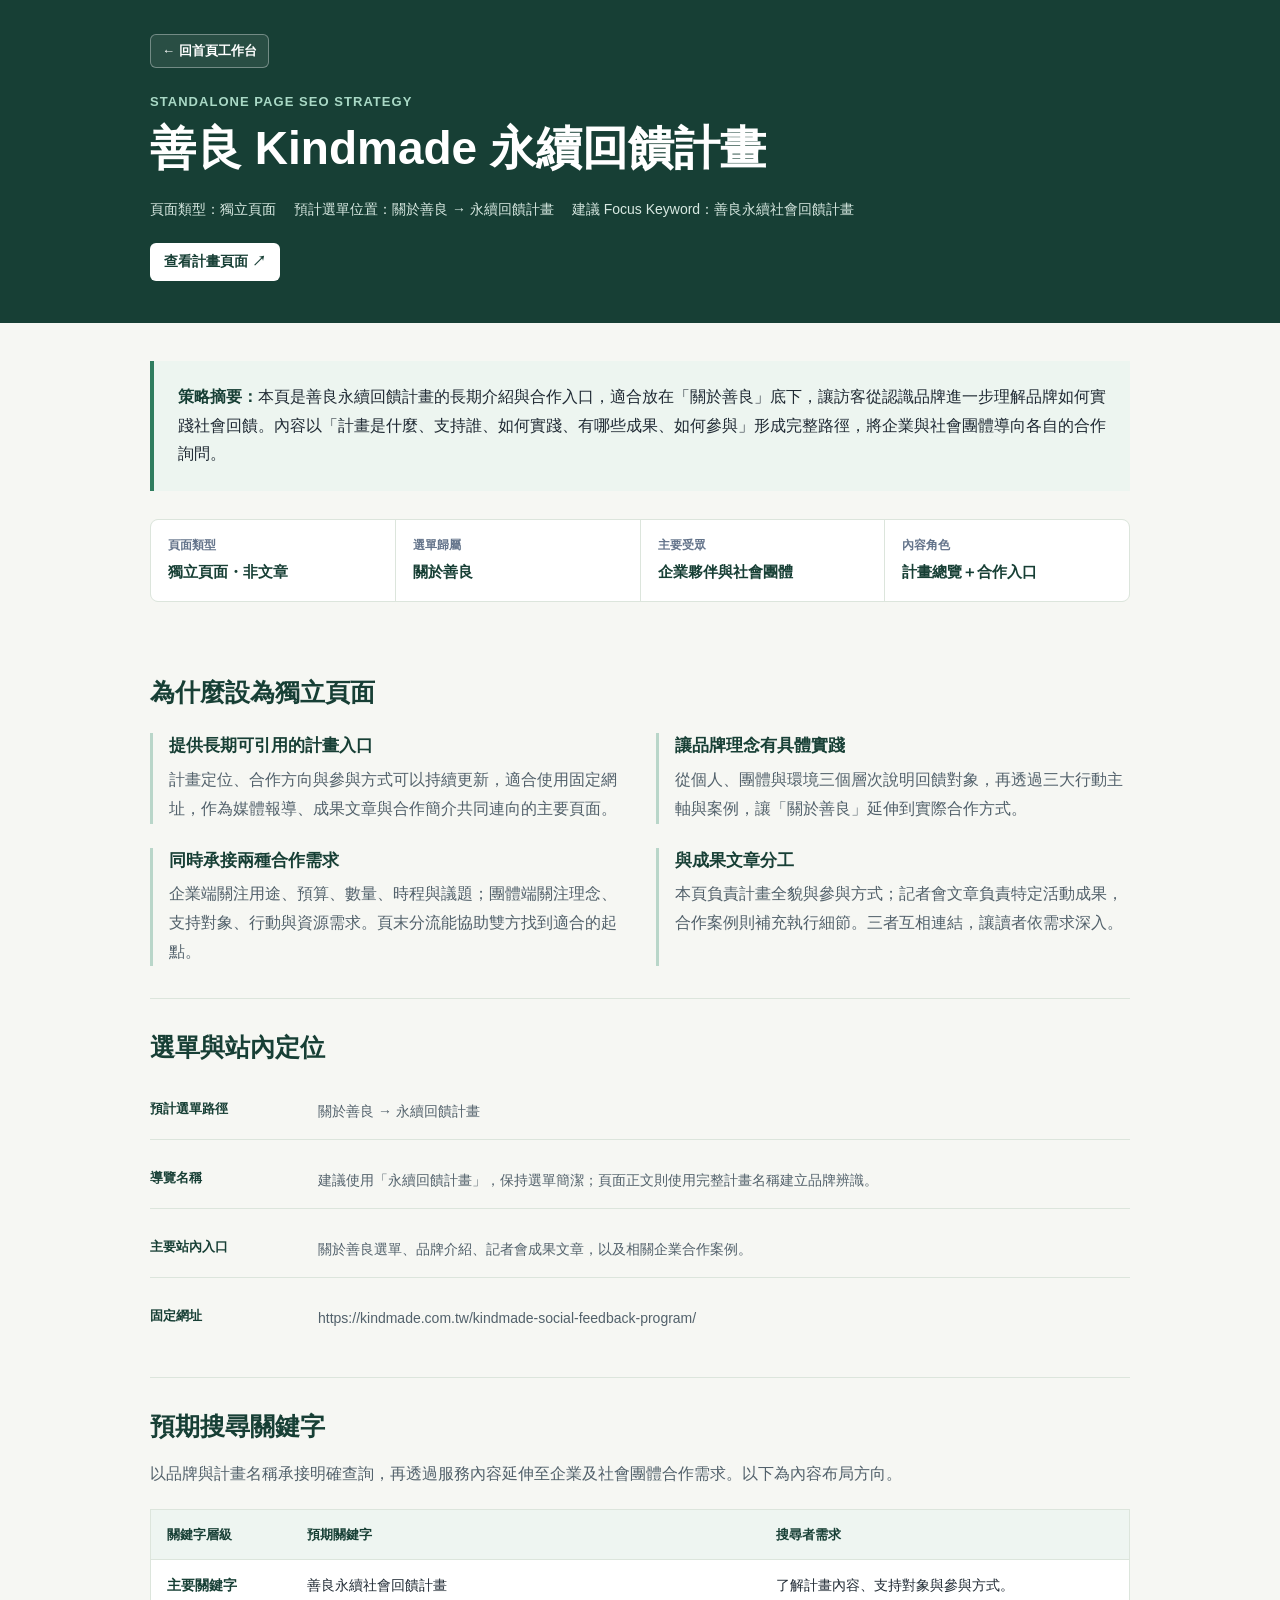
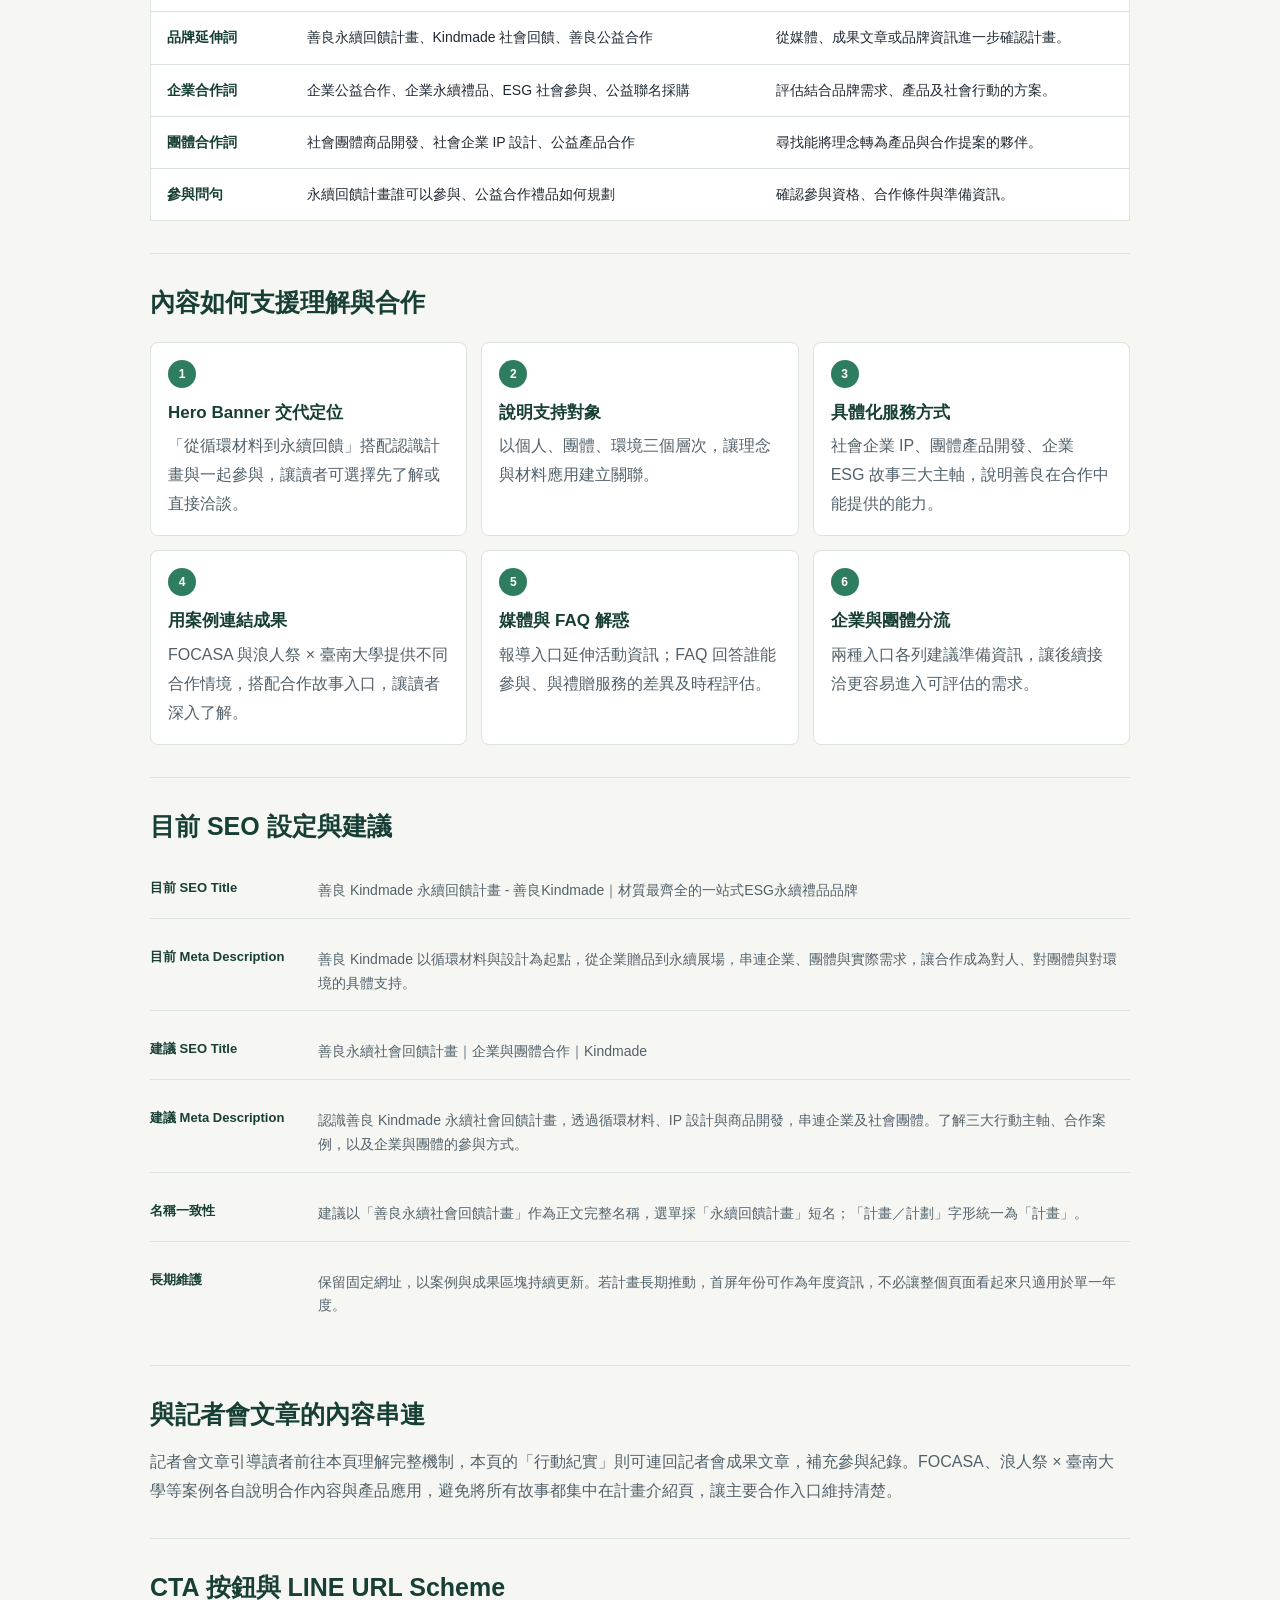
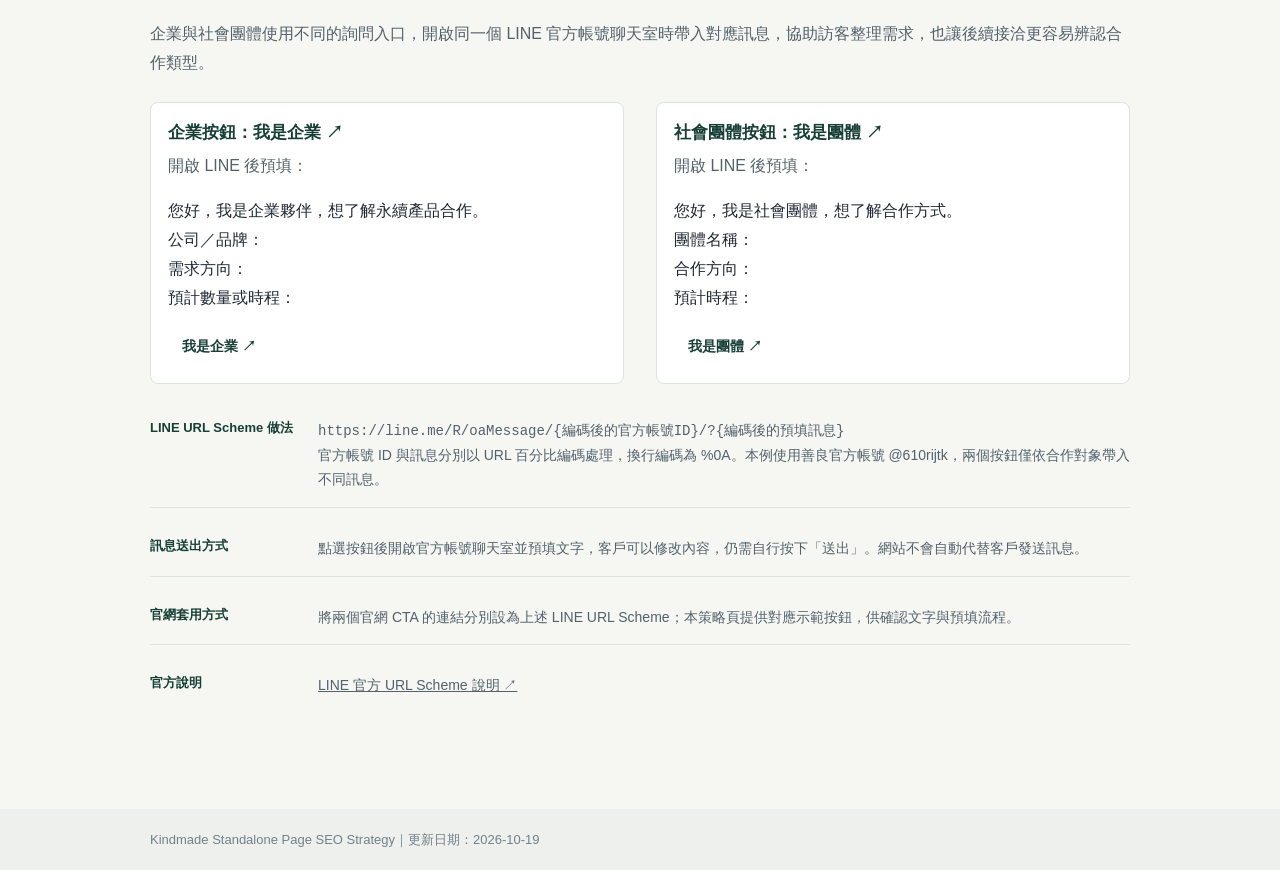
<file: docs/page-seo-social-feedback.html>
<!doctype html>
<html lang="zh-Hant"><head><meta charset="utf-8"><meta name="viewport" content="width=device-width,initial-scale=1"><meta name="robots" content="noindex,follow"><title>永續回饋計畫獨立頁面 SEO 策略｜Kindmade 工作台</title><link rel="stylesheet" href="article-seo-strategy.css"></head><body>
<header class="hero"><div class="container"><a class="back-link" href="index.html">← 回首頁工作台</a><div class="eyebrow">Standalone Page SEO Strategy</div><h1>善良 Kindmade 永續回饋計畫</h1><div class="hero-meta"><span>頁面類型：獨立頁面</span><span>預計選單位置：關於善良 → 永續回饋計畫</span><span>建議 Focus Keyword：善良永續社會回饋計畫</span></div><div class="hero-actions"><a class="external-link" href="https://kindmade.com.tw/kindmade-social-feedback-program/" target="_blank" rel="noopener noreferrer">查看計畫頁面 ↗</a></div></div></header>
<main><div class="container"><div class="summary"><strong>策略摘要：</strong>本頁是善良永續回饋計畫的長期介紹與合作入口，適合放在「關於善良」底下，讓訪客從認識品牌進一步理解品牌如何實踐社會回饋。內容以「計畫是什麼、支持誰、如何實踐、有哪些成果、如何參與」形成完整路徑，將企業與社會團體導向各自的合作詢問。</div>
<div class="facts"><div class="fact"><div class="fact-label">頁面類型</div><div class="fact-value">獨立頁面・非文章</div></div><div class="fact"><div class="fact-label">選單歸屬</div><div class="fact-value">關於善良</div></div><div class="fact"><div class="fact-label">主要受眾</div><div class="fact-value">企業夥伴與社會團體</div></div><div class="fact"><div class="fact-label">內容角色</div><div class="fact-value">計畫總覽＋合作入口</div></div></div>
<section class="section"><h2>為什麼設為獨立頁面</h2><div class="reason-list"><div class="reason"><h3>提供長期可引用的計畫入口</h3><p>計畫定位、合作方向與參與方式可以持續更新，適合使用固定網址，作為媒體報導、成果文章與合作簡介共同連向的主要頁面。</p></div><div class="reason"><h3>讓品牌理念有具體實踐</h3><p>從個人、團體與環境三個層次說明回饋對象，再透過三大行動主軸與案例，讓「關於善良」延伸到實際合作方式。</p></div><div class="reason"><h3>同時承接兩種合作需求</h3><p>企業端關注用途、預算、數量、時程與議題；團體端關注理念、支持對象、行動與資源需求。頁末分流能協助雙方找到適合的起點。</p></div><div class="reason"><h3>與成果文章分工</h3><p>本頁負責計畫全貌與參與方式；記者會文章負責特定活動成果，合作案例則補充執行細節。三者互相連結，讓讀者依需求深入。</p></div></div></section>
<section class="section"><h2>選單與站內定位</h2><div class="meta-block"><div class="meta-row"><div class="meta-label">預計選單路徑</div><div class="meta-value">關於善良 → 永續回饋計畫</div></div><div class="meta-row"><div class="meta-label">導覽名稱</div><div class="meta-value">建議使用「永續回饋計畫」，保持選單簡潔；頁面正文則使用完整計畫名稱建立品牌辨識。</div></div><div class="meta-row"><div class="meta-label">主要站內入口</div><div class="meta-value">關於善良選單、品牌介紹、記者會成果文章，以及相關企業合作案例。</div></div><div class="meta-row"><div class="meta-label">固定網址</div><div class="meta-value">https://kindmade.com.tw/kindmade-social-feedback-program/</div></div></div></section>
<section class="section"><h2>預期搜尋關鍵字</h2><p>以品牌與計畫名稱承接明確查詢，再透過服務內容延伸至企業及社會團體合作需求。以下為內容布局方向。</p><table class="keyword-table"><thead><tr><th>關鍵字層級</th><th>預期關鍵字</th><th>搜尋者需求</th></tr></thead><tbody><tr><td>主要關鍵字</td><td>善良永續社會回饋計畫</td><td>了解計畫內容、支持對象與參與方式。</td></tr><tr><td>品牌延伸詞</td><td>善良永續回饋計畫、Kindmade 社會回饋、善良公益合作</td><td>從媒體、成果文章或品牌資訊進一步確認計畫。</td></tr><tr><td>企業合作詞</td><td>企業公益合作、企業永續禮品、ESG 社會參與、公益聯名採購</td><td>評估結合品牌需求、產品及社會行動的方案。</td></tr><tr><td>團體合作詞</td><td>社會團體商品開發、社會企業 IP 設計、公益產品合作</td><td>尋找能將理念轉為產品與合作提案的夥伴。</td></tr><tr><td>參與問句</td><td>永續回饋計畫誰可以參與、公益合作禮品如何規劃</td><td>確認參與資格、合作條件與準備資訊。</td></tr></tbody></table></section>
<section class="section"><h2>內容如何支援理解與合作</h2><div class="content-flow"><div class="flow-item"><div class="flow-number">1</div><h3>Hero Banner 交代定位</h3><p>「從循環材料到永續回饋」搭配認識計畫與一起參與，讓讀者可選擇先了解或直接洽談。</p></div><div class="flow-item"><div class="flow-number">2</div><h3>說明支持對象</h3><p>以個人、團體、環境三個層次，讓理念與材料應用建立關聯。</p></div><div class="flow-item"><div class="flow-number">3</div><h3>具體化服務方式</h3><p>社會企業 IP、團體產品開發、企業 ESG 故事三大主軸，說明善良在合作中能提供的能力。</p></div><div class="flow-item"><div class="flow-number">4</div><h3>用案例連結成果</h3><p>FOCASA 與浪人祭 × 臺南大學提供不同合作情境，搭配合作故事入口，讓讀者深入了解。</p></div><div class="flow-item"><div class="flow-number">5</div><h3>媒體與 FAQ 解惑</h3><p>報導入口延伸活動資訊；FAQ 回答誰能參與、與禮贈服務的差異及時程評估。</p></div><div class="flow-item"><div class="flow-number">6</div><h3>企業與團體分流</h3><p>兩種入口各列建議準備資訊，讓後續接洽更容易進入可評估的需求。</p></div></div></section>
<section class="section"><h2>目前 SEO 設定與建議</h2><div class="meta-block"><div class="meta-row"><div class="meta-label">目前 SEO Title</div><div class="meta-value">善良 Kindmade 永續回饋計畫 - 善良Kindmade｜材質最齊全的一站式ESG永續禮品品牌</div></div><div class="meta-row"><div class="meta-label">目前 Meta Description</div><div class="meta-value">善良 Kindmade 以循環材料與設計為起點，從企業贈品到永續展場，串連企業、團體與實際需求，讓合作成為對人、對團體與對環境的具體支持。</div></div><div class="meta-row"><div class="meta-label">建議 SEO Title</div><div class="meta-value">善良永續社會回饋計畫｜企業與團體合作｜Kindmade</div></div><div class="meta-row"><div class="meta-label">建議 Meta Description</div><div class="meta-value">認識善良 Kindmade 永續社會回饋計畫，透過循環材料、IP 設計與商品開發，串連企業及社會團體。了解三大行動主軸、合作案例，以及企業與團體的參與方式。</div></div><div class="meta-row"><div class="meta-label">名稱一致性</div><div class="meta-value">建議以「善良永續社會回饋計畫」作為正文完整名稱，選單採「永續回饋計畫」短名；「計畫／計劃」字形統一為「計畫」。</div></div><div class="meta-row"><div class="meta-label">長期維護</div><div class="meta-value">保留固定網址，以案例與成果區塊持續更新。若計畫長期推動，首屏年份可作為年度資訊，不必讓整個頁面看起來只適用於單一年度。</div></div></div></section>
<section class="section"><h2>與記者會文章的內容串連</h2><p>記者會文章引導讀者前往本頁理解完整機制，本頁的「行動紀實」則可連回記者會成果文章，補充參與紀錄。FOCASA、浪人祭 × 臺南大學等案例各自說明合作內容與產品應用，避免將所有故事都集中在計畫介紹頁，讓主要合作入口維持清楚。</p></section>
<section class="section"><h2>CTA 按鈕與 LINE URL Scheme</h2><p>企業與社會團體使用不同的詢問入口，開啟同一個 LINE 官方帳號聊天室時帶入對應訊息，協助訪客整理需求，也讓後續接洽更容易辨認合作類型。</p><div class="reason-list"><div class="flow-item"><h3>企業按鈕：我是企業 ↗</h3><p>開啟 LINE 後預填：</p><pre style="white-space:pre-wrap;font:inherit;line-height:1.8">您好，我是企業夥伴，想了解永續產品合作。
公司／品牌：
需求方向：
預計數量或時程：</pre><a class="external-link" href="https://line.me/R/oaMessage/%40610rijtk/?%E6%82%A8%E5%A5%BD%EF%BC%8C%E6%88%91%E6%98%AF%E4%BC%81%E6%A5%AD%E5%A4%A5%E4%BC%B4%EF%BC%8C%E6%83%B3%E4%BA%86%E8%A7%A3%E6%B0%B8%E7%BA%8C%E7%94%A2%E5%93%81%E5%90%88%E4%BD%9C%E3%80%82%0A%E5%85%AC%E5%8F%B8%EF%BC%8F%E5%93%81%E7%89%8C%EF%BC%9A%0A%E9%9C%80%E6%B1%82%E6%96%B9%E5%90%91%EF%BC%9A%0A%E9%A0%90%E8%A8%88%E6%95%B8%E9%87%8F%E6%88%96%E6%99%82%E7%A8%8B%EF%BC%9A" target="_blank" rel="noopener noreferrer">我是企業 ↗</a></div><div class="flow-item"><h3>社會團體按鈕：我是團體 ↗</h3><p>開啟 LINE 後預填：</p><pre style="white-space:pre-wrap;font:inherit;line-height:1.8">您好，我是社會團體，想了解合作方式。
團體名稱：
合作方向：
預計時程：</pre><a class="external-link" href="https://line.me/R/oaMessage/%40610rijtk/?%E6%82%A8%E5%A5%BD%EF%BC%8C%E6%88%91%E6%98%AF%E7%A4%BE%E6%9C%83%E5%9C%98%E9%AB%94%EF%BC%8C%E6%83%B3%E4%BA%86%E8%A7%A3%E5%90%88%E4%BD%9C%E6%96%B9%E5%BC%8F%E3%80%82%0A%E5%9C%98%E9%AB%94%E5%90%8D%E7%A8%B1%EF%BC%9A%0A%E5%90%88%E4%BD%9C%E6%96%B9%E5%90%91%EF%BC%9A%0A%E9%A0%90%E8%A8%88%E6%99%82%E7%A8%8B%EF%BC%9A" target="_blank" rel="noopener noreferrer">我是團體 ↗</a></div></div><div class="meta-block"><div class="meta-row"><div class="meta-label">LINE URL Scheme 做法</div><div class="meta-value"><code>https://line.me/R/oaMessage/{編碼後的官方帳號ID}/?{編碼後的預填訊息}</code><br>官方帳號 ID 與訊息分別以 URL 百分比編碼處理，換行編碼為 %0A。本例使用善良官方帳號 @610rijtk，兩個按鈕僅依合作對象帶入不同訊息。</div></div><div class="meta-row"><div class="meta-label">訊息送出方式</div><div class="meta-value">點選按鈕後開啟官方帳號聊天室並預填文字，客戶可以修改內容，仍需自行按下「送出」。網站不會自動代替客戶發送訊息。</div></div><div class="meta-row"><div class="meta-label">官網套用方式</div><div class="meta-value">將兩個官網 CTA 的連結分別設為上述 LINE URL Scheme；本策略頁提供對應示範按鈕，供確認文字與預填流程。</div></div><div class="meta-row"><div class="meta-label">官方說明</div><div class="meta-value"><a href="https://developers.line.biz/en/docs/messaging-api/using-line-url-scheme/" target="_blank" rel="noopener noreferrer">LINE 官方 URL Scheme 說明 ↗</a></div></div></div></section>
</div></main><footer><div class="container">Kindmade Standalone Page SEO Strategy｜更新日期：2026-10-19</div></footer></body></html>
</file>
<file: docs/gsc-report.css>
:root{--ink:#173f35;--muted:#6c7a73;--line:#e1e8e1;--green:#2c7458}*{box-sizing:border-box}body{margin:0;background:#f4f6f1;color:var(--ink);font-family:"Segoe UI","Microsoft JhengHei",sans-serif}main{max-width:1240px;margin:auto;padding:32px 40px}a{color:var(--green);text-decoration:none}nav{display:flex;justify-content:space-between;font-size:12px;padding-bottom:28px;border-bottom:1px solid var(--line)}nav span{letter-spacing:2px;color:var(--muted)}header{display:flex;justify-content:space-between;align-items:center;padding:36px 0 22px;gap:20px}h1{font-size:clamp(25px,3vw,38px);letter-spacing:-1px;margin:10px 0 16px}h2{font-size:21px;margin:5px 0}.eyebrow{font-size:11px;letter-spacing:1.8px;color:var(--green);font-weight:700;margin:0}.muted{color:var(--muted);font-size:13px}button,.button,select{font:inherit;font-size:13px;border:1px solid #ccd8ce;background:white;color:var(--ink);padding:11px 16px;border-radius:8px;cursor:pointer}button:hover,.button:hover{background:#e9f0e8}button:focus-visible,a:focus-visible,select:focus-visible{outline:3px solid #c49b44;outline-offset:3px}.toolbar{display:flex;align-items:center;justify-content:space-between;gap:15px;font-size:13px;margin:8px 0 20px}.toolbar label{display:flex;align-items:center;gap:12px}.dot{display:inline-block;width:7px;height:7px;border-radius:50%;background:#468163;margin-right:8px}.cards{display:grid;grid-template-columns:repeat(4,1fr);gap:16px;margin-bottom:30px}.card{background:white;border:1px solid var(--line);padding:22px;border-radius:12px;position:relative;overflow:hidden}.card:first-child{background:var(--ink);color:white}.card:before{content:"";position:absolute;top:0;left:0;width:100%;height:3px;background:#a9c8b2}.card:first-child:before{background:#d4dcb0}.card-label{font-size:13px;opacity:.8}.value{font-size:36px;letter-spacing:-1px;font-weight:650;margin:18px 0 10px}.comparison{font-size:12px;color:var(--muted)}.card:first-child .comparison{color:#d2e5d6}.up{color:#287153}.down{color:#ad5940}.card:first-child .up,.card:first-child .down{color:#ecedca}.panel{background:white;border:1px solid var(--line);border-radius:12px;margin-bottom:22px;overflow:hidden}.section-head{padding:24px;display:flex;justify-content:space-between;align-items:center;gap:16px}.section-head p.muted{margin-bottom:0}.table-wrap{overflow-x:auto}table{width:100%;border-collapse:collapse;white-space:nowrap;text-align:right;font-size:14px}th{background:#f7f9f5;color:var(--muted);font-weight:500;font-size:12px}th,td{padding:17px 24px;border-bottom:1px solid #edf0eb}th:first-child,td:first-child{text-align:left}tr.selected{background:#eaf2e9}td button{padding:0;border:0;background:transparent;font-weight:650;color:inherit}tr.selected td:first-child{border-left:3px solid var(--green)}td a{font-size:12px}.note{font-size:12px;color:var(--muted);line-height:1.8;margin:0;padding:18px 24px}footer{font-size:12px;color:var(--muted);line-height:1.9;padding-bottom:20px}@media(max-width:800px){main{padding:20px}.cards{grid-template-columns:repeat(2,1fr)}header{align-items:flex-start;flex-direction:column}nav span{display:none}.toolbar{align-items:flex-start;flex-direction:column}.value{font-size:30px}.section-head{padding:20px}td,th{padding:16px}.card{padding:18px}}@media(max-width:380px){.cards{grid-template-columns:1fr}}
.entry-table td:first-child{white-space:normal;min-width:260px;max-width:560px}.entry-name{display:inline-block;vertical-align:middle;max-width:calc(100% - 40px);overflow-wrap:anywhere}.rank{display:inline-block;width:24px;margin-right:12px;color:var(--muted);font-size:12px}.page-link strong{display:block;font-size:14px;font-weight:600}.page-link small{display:block;color:var(--muted);font-size:11px;margin-top:5px;overflow-wrap:anywhere}.page-link:hover strong{text-decoration:underline}
</file>
<file: docs/article-seo-strategy.css>
:root{
  --green:#173f35;
  --green-2:#2f7d5f;
  --paper:#f6f7f3;
  --line:#dce5dc;
  --text:#1f2933;
  --muted:#64748b;
  --white:#fff;
  --soft:#edf5f0;
  --gold:#8a5a0a;
}
*{box-sizing:border-box}
body{
  margin:0;
  font-family:-apple-system,BlinkMacSystemFont,"Segoe UI","Noto Sans TC",Arial,sans-serif;
  color:var(--text);
  background:var(--paper);
}
a{color:inherit}
.hero{
  color:var(--white);
  background:var(--green);
  padding:34px 24px 42px;
}
.container{
  width:min(980px,100%);
  margin:0 auto;
}
.back-link{
  display:inline-flex;
  align-items:center;
  gap:7px;
  margin-bottom:26px;
  padding:7px 11px;
  color:var(--white);
  background:rgba(255,255,255,.08);
  border:1px solid rgba(255,255,255,.35);
  border-radius:6px;
  font-size:13px;
  font-weight:700;
  text-decoration:none;
}
.back-link:hover,.back-link:focus-visible{background:rgba(255,255,255,.16);outline:none}
.eyebrow{
  margin-bottom:10px;
  color:#a9d9c6;
  font-size:13px;
  font-weight:700;
  letter-spacing:.08em;
  text-transform:uppercase;
}
h1{
  max-width:900px;
  margin:0;
  font-size:clamp(29px,4.5vw,46px);
  line-height:1.3;
  letter-spacing:0;
}
.hero-meta{
  display:flex;
  flex-wrap:wrap;
  align-items:center;
  gap:10px 18px;
  margin-top:22px;
  color:#d8e9e2;
  font-size:14px;
}
.status{
  display:inline-flex;
  align-items:center;
  gap:7px;
  padding:6px 10px;
  color:#ffe4a8;
  background:rgba(255,205,96,.16);
  border-radius:999px;
  font-weight:700;
}
.status::before{
  content:"";
  width:7px;
  height:7px;
  border-radius:50%;
  background:#ffcd60;
}
.hero-actions{margin-top:24px}
.external-link{
  display:inline-flex;
  align-items:center;
  gap:8px;
  padding:10px 14px;
  color:var(--green);
  background:var(--white);
  border-radius:6px;
  font-size:14px;
  font-weight:700;
  text-decoration:none;
}
.external-link:hover,.external-link:focus-visible{background:#edf7f2;outline:none}
main{padding:38px 24px 64px}
.summary{
  padding:22px 24px;
  background:var(--soft);
  border-left:4px solid var(--green-2);
  line-height:1.8;
}
.summary strong{color:var(--green)}
.facts{
  display:grid;
  grid-template-columns:repeat(4,minmax(0,1fr));
  gap:1px;
  margin:28px 0 42px;
  background:var(--line);
  border:1px solid var(--line);
  border-radius:8px;
  overflow:hidden;
}
.fact{padding:17px;background:var(--white)}
.fact-label{margin-bottom:7px;color:var(--muted);font-size:12px;font-weight:700}
.fact-value{color:var(--green);font-size:15px;font-weight:700;line-height:1.5}
.section{
  padding:32px 0;
  border-top:1px solid var(--line);
}
.section:first-of-type{border-top:0}
h2{margin:0 0 16px;color:var(--green);font-size:25px;line-height:1.35}
h3{margin:0 0 7px;color:var(--green);font-size:17px;line-height:1.5}
p{margin:0;color:#52616b;line-height:1.8}
.reason-list{
  display:grid;
  grid-template-columns:repeat(2,minmax(0,1fr));
  gap:24px 32px;
  margin-top:24px;
}
.reason{padding-left:16px;border-left:3px solid #b9d6c9}
.keyword-table{
  width:100%;
  margin-top:20px;
  border-collapse:collapse;
  background:var(--white);
  border:1px solid var(--line);
  font-size:14px;
}
.keyword-table th,.keyword-table td{
  padding:14px 16px;
  border-bottom:1px solid var(--line);
  text-align:left;
  vertical-align:top;
  line-height:1.65;
}
.keyword-table th{color:var(--green);background:#eef5f1;font-size:13px}
.keyword-table tr:last-child td{border-bottom:0}
.keyword-table td:first-child{width:140px;color:var(--green);font-weight:700}
.content-flow{
  display:grid;
  grid-template-columns:repeat(3,minmax(0,1fr));
  gap:14px;
  margin-top:22px;
}
.flow-item{
  padding:17px;
  background:var(--white);
  border:1px solid var(--line);
  border-radius:8px;
}
.flow-number{
  display:grid;
  place-items:center;
  width:28px;
  height:28px;
  margin-bottom:12px;
  color:var(--white);
  background:var(--green-2);
  border-radius:50%;
  font-size:12px;
  font-weight:700;
}
.meta-block{
  display:grid;
  gap:14px;
  margin-top:20px;
}
.meta-row{
  display:grid;
  grid-template-columns:150px minmax(0,1fr);
  gap:18px;
  padding:15px 0;
  border-bottom:1px solid var(--line);
}
.meta-row:last-child{border-bottom:0}
.meta-label{color:var(--green);font-size:13px;font-weight:700}
.meta-value{color:#52616b;font-size:14px;line-height:1.7;overflow-wrap:anywhere}
.measure-list{margin:16px 0 0;padding-left:20px;color:#52616b;line-height:1.9}
.preview-list{
  display:grid;
  gap:28px;
  margin-top:22px;
}
.preview-figure{margin:0}
.preview-figure img{
  display:block;
  width:100%;
  height:auto;
  background:var(--white);
  border:1px solid var(--line);
  border-radius:8px;
  box-shadow:0 12px 30px rgba(23,63,53,.08);
}
.preview-figure figcaption{
  margin-top:10px;
  color:#52616b;
  font-size:14px;
  line-height:1.65;
}
.preview-figure figcaption strong{color:var(--green)}
footer{padding:22px 24px;color:#73808a;background:#edf0ec;font-size:13px}
@media (max-width:760px){
  .hero{padding:26px 18px 34px}
  main{padding:28px 18px 48px}
  .facts{grid-template-columns:repeat(2,minmax(0,1fr))}
  .reason-list,.content-flow{grid-template-columns:1fr}
  .keyword-table{display:block;overflow-x:auto;white-space:normal}
  .meta-row{grid-template-columns:1fr;gap:5px}
}
@media (max-width:420px){.facts{grid-template-columns:1fr}}
</file>
<file: docs/article-performance.css>
#article-performance{scroll-margin-top:24px;margin:0 0 40px;padding:28px;background:white;border:1px solid #dce5dc;border-radius:10px}.performance-head{display:flex;justify-content:space-between;align-items:center;gap:15px}.performance-state{font-size:12px;color:#806019;background:#fff6cf;padding:7px 11px;border-radius:20px;white-space:nowrap}.performance-summary{display:grid;grid-template-columns:repeat(4,minmax(0,1fr));gap:12px;margin:24px 0}.performance-summary>div{background:#edf5f0;padding:18px;border-radius:8px}.performance-summary small{display:block;color:#64748b;font-size:12px}.performance-summary strong{display:block;color:#173f35;font-size:21px;margin-top:10px}.performance-periods{display:grid;grid-template-columns:1fr 1fr;gap:24px;margin-bottom:24px}.performance-periods p{font-size:13px}.performance-scroll{overflow-x:auto}.performance-table{width:100%;min-width:660px;border-collapse:collapse;font-size:13px;line-height:1.8}.performance-table th,.performance-table td{text-align:left;vertical-align:top;padding:14px 12px;border-bottom:1px solid #dce5dc}.performance-table thead{background:#edf5f0;color:#173f35}.performance-table th[scope=row]{min-width:150px}.performance-table td{color:#52616b}.performance-table td:nth-child(2),.performance-table td:nth-child(3){white-space:nowrap}.performance-table small{display:block;font-size:11px;font-weight:400;color:#73808a}.performance-empty{text-align:center!important;padding:28px!important;background:#f8faf7}.performance-subtitle{margin-top:28px}.performance-note{font-size:12px;margin-top:18px;color:#73808a}.traffic-open:focus-visible{outline:3px solid #8a5a0a;outline-offset:3px}@media(max-width:760px){#article-performance{padding:18px}.performance-summary{grid-template-columns:1fr 1fr}.performance-periods{grid-template-columns:1fr;gap:16px}.performance-head{align-items:flex-start;flex-direction:column}.performance-summary strong{font-size:18px}}
</file>
